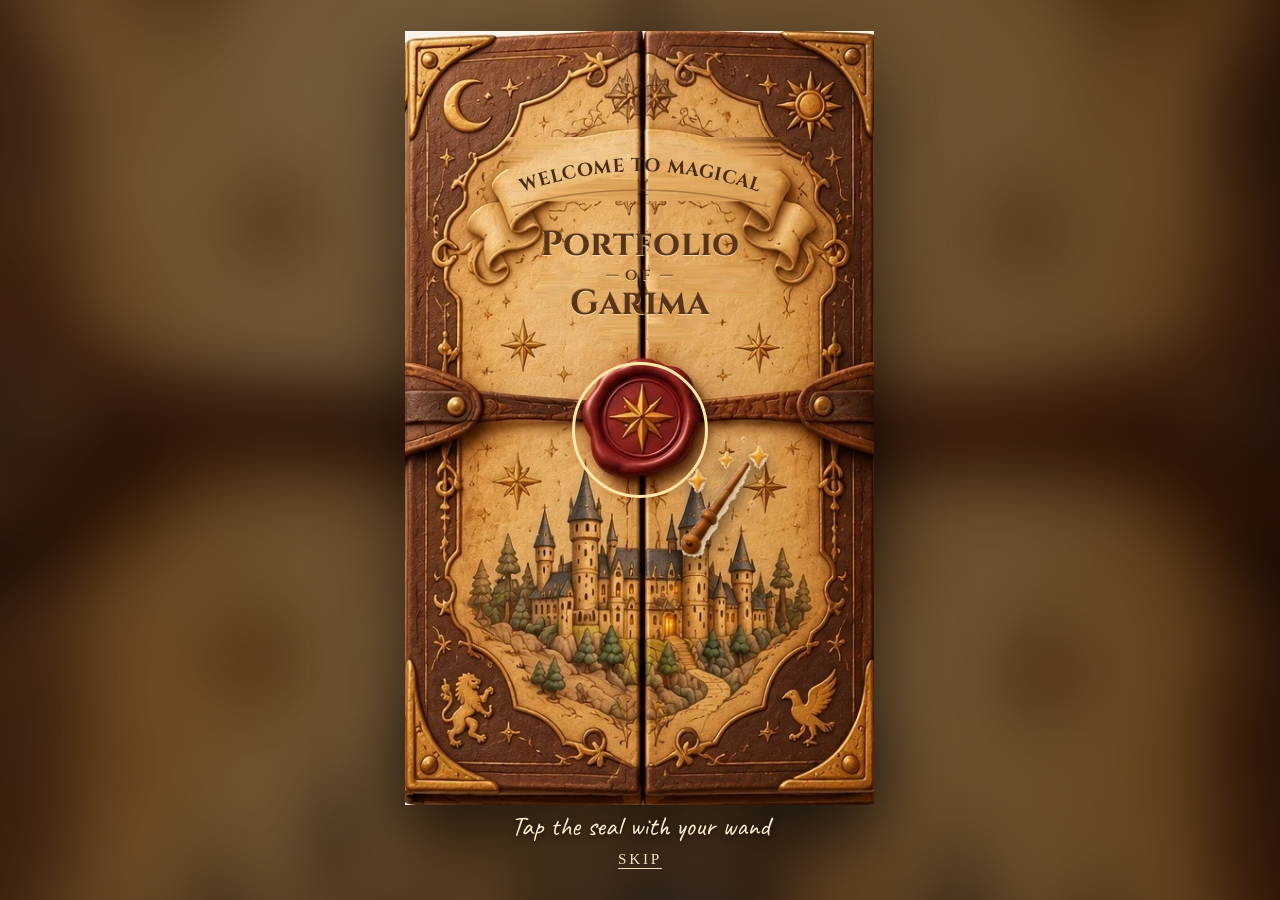
<file: index.html>
<!doctype html>
<html lang="en">
<head>
<meta charset="utf-8">
<meta name="viewport" content="width=device-width,initial-scale=1">
<title>Portfolio of Garima Sahani</title>
<meta name="description" content="Garima Sahani, product marketer and growth strategist. Product-led growth campaigns and GTM that own the full funnel, told as a magical map.">
<meta property="og:title" content="Portfolio of Garima Sahani">
<meta property="og:description" content="Products, brought to life. Users, enchanted to stay.">
<meta property="og:image" content="public/assets/map/els/greathall.png">
<link rel="icon" href="public/assets/icons/wand.png">
<script>try{if(localStorage.getItem('ma-theme')==='night')document.documentElement.setAttribute('data-theme','night');if(!sessionStorage.getItem('ma-entered'))document.documentElement.classList.add('door-on')}catch(e){}
// if the scripts never run, don't leave the cover stuck over the map
setTimeout(function(){if(!window.MA)document.documentElement.classList.remove('door-on')},5000)</script>
<link rel="preconnect" href="https://fonts.googleapis.com"><link rel="preconnect" href="https://fonts.gstatic.com" crossorigin>
<link rel="stylesheet" href="https://fonts.googleapis.com/css2?family=Caveat:wght@400;600&family=Hanken+Grotesk:wght@400;500;600;700&family=Cinzel:wght@600;700&family=Cinzel+Decorative:wght@700&family=Cormorant+Garamond:ital,wght@0,500;0,600;0,700;1,500&family=IM+Fell+English&display=swap">
<link rel="stylesheet" href="assets/css/academy.css?v=83"><link rel="stylesheet" href="assets/css/landing.css?v=83">
<script src="assets/js/core.js?v=83" defer></script><script src="assets/js/landing.js?v=83" defer></script>
</head>
<body data-page="home">
<header class="nav" id="top">
  <div class="wrap">
    <ul class="links" id="links"><li><a href="index.html" aria-current="page">Home</a></li><li><a href="about.html">About</a></li><li><a href="experience.html">Experience</a></li><li><a href="skills.html">Skills</a></li><li><a href="projects.html">Projects</a></li><li><a href="spec-lab.html">Spec Lab</a></li><li><a href="common-room.html">Common Room</a></li><li><a href="contact.html">Contact</a></li></ul>
    <button class="navbtn" id="searchBtn" type="button" aria-label="Accio: search the site (press /)"><img src="public/assets/ornaments/search.png" alt=""></button>
    <button class="navbtn" id="themeBtn" type="button" aria-pressed="false" aria-label="Nox: darken the room, light it with your wand"><img src="public/assets/icons/moon.png" alt=""></button>
    <button class="navbtn" id="menuBtn" type="button" aria-expanded="false" aria-controls="links" aria-label="Menu"><img src="public/assets/ornaments/menu.png" alt=""></button>
  </div>
</header>

<!-- The whole landing page is the opened map: every place on it is a room of the portfolio -->
<main id="main" class="world">
  <h1 class="sr">Portfolio of Garima Sahani</h1>
  <svg class="paths" id="paths" aria-hidden="true"></svg>
  <nav class="mapworld" id="world" aria-label="Map of the portfolio"></nav>
</main>

<!-- The cover: a leather-bound map, sealed with wax, shown once per visit -->
<div class="door" id="door" role="dialog" aria-modal="true" aria-label="Portfolio of Garima: tap the seal to open the map">
  <div class="coverfill" aria-hidden="true"></div>
  <div class="door-dust" id="doorDust" aria-hidden="true"></div>
  <div class="book" id="portal">
    <div class="half l"><div class="cv"><img src="public/assets/map/cover.jpg" alt="" width="496" height="818">
        <svg class="rib" viewBox="0 0 496 818"><path id="arcL" d="M118 172Q248 124 380 172" fill="none"/><path class="edge" d="M112 186Q248 150 386 186"/><text text-anchor="middle"><textPath href="#arcL" startOffset="50%">WELCOME TO MAGICAL</textPath></text></svg>
        <p class="ttl"><b>Portfolio</b><span>of</span><b>Garima</b></p></div></div>
    <div class="half r"><div class="cv"><img src="public/assets/map/cover.jpg" alt="" width="496" height="818">
        <svg class="rib" viewBox="0 0 496 818"><path id="arcR" d="M118 172Q248 124 380 172" fill="none"/><path class="edge" d="M112 186Q248 150 386 186"/><text text-anchor="middle"><textPath href="#arcR" startOffset="50%">WELCOME TO MAGICAL</textPath></text></svg>
        <p class="ttl"><b>Portfolio</b><span>of</span><b>Garima</b></p></div></div>
    <button class="wax" id="doorOpen" type="button" aria-label="Break the seal and open the map"></button>
    <img class="wandhint" src="public/assets/icons/wand.png" alt="" aria-hidden="true">
  </div>
  <p class="door-hint">Tap the seal with your wand</p>
  <button class="doorskip" id="doorSkip" type="button">Skip</button>
</div>

<div class="accio" id="accio" role="dialog" aria-modal="true" aria-labelledby="accioL">
  <div class="box"><label id="accioL" for="accioQ">Accio…</label><input id="accioQ" type="search" placeholder="a project, a brand, a skill" autocomplete="off"><ul id="accioOut"></ul></div>
</div>
</body>
</html>
</file>
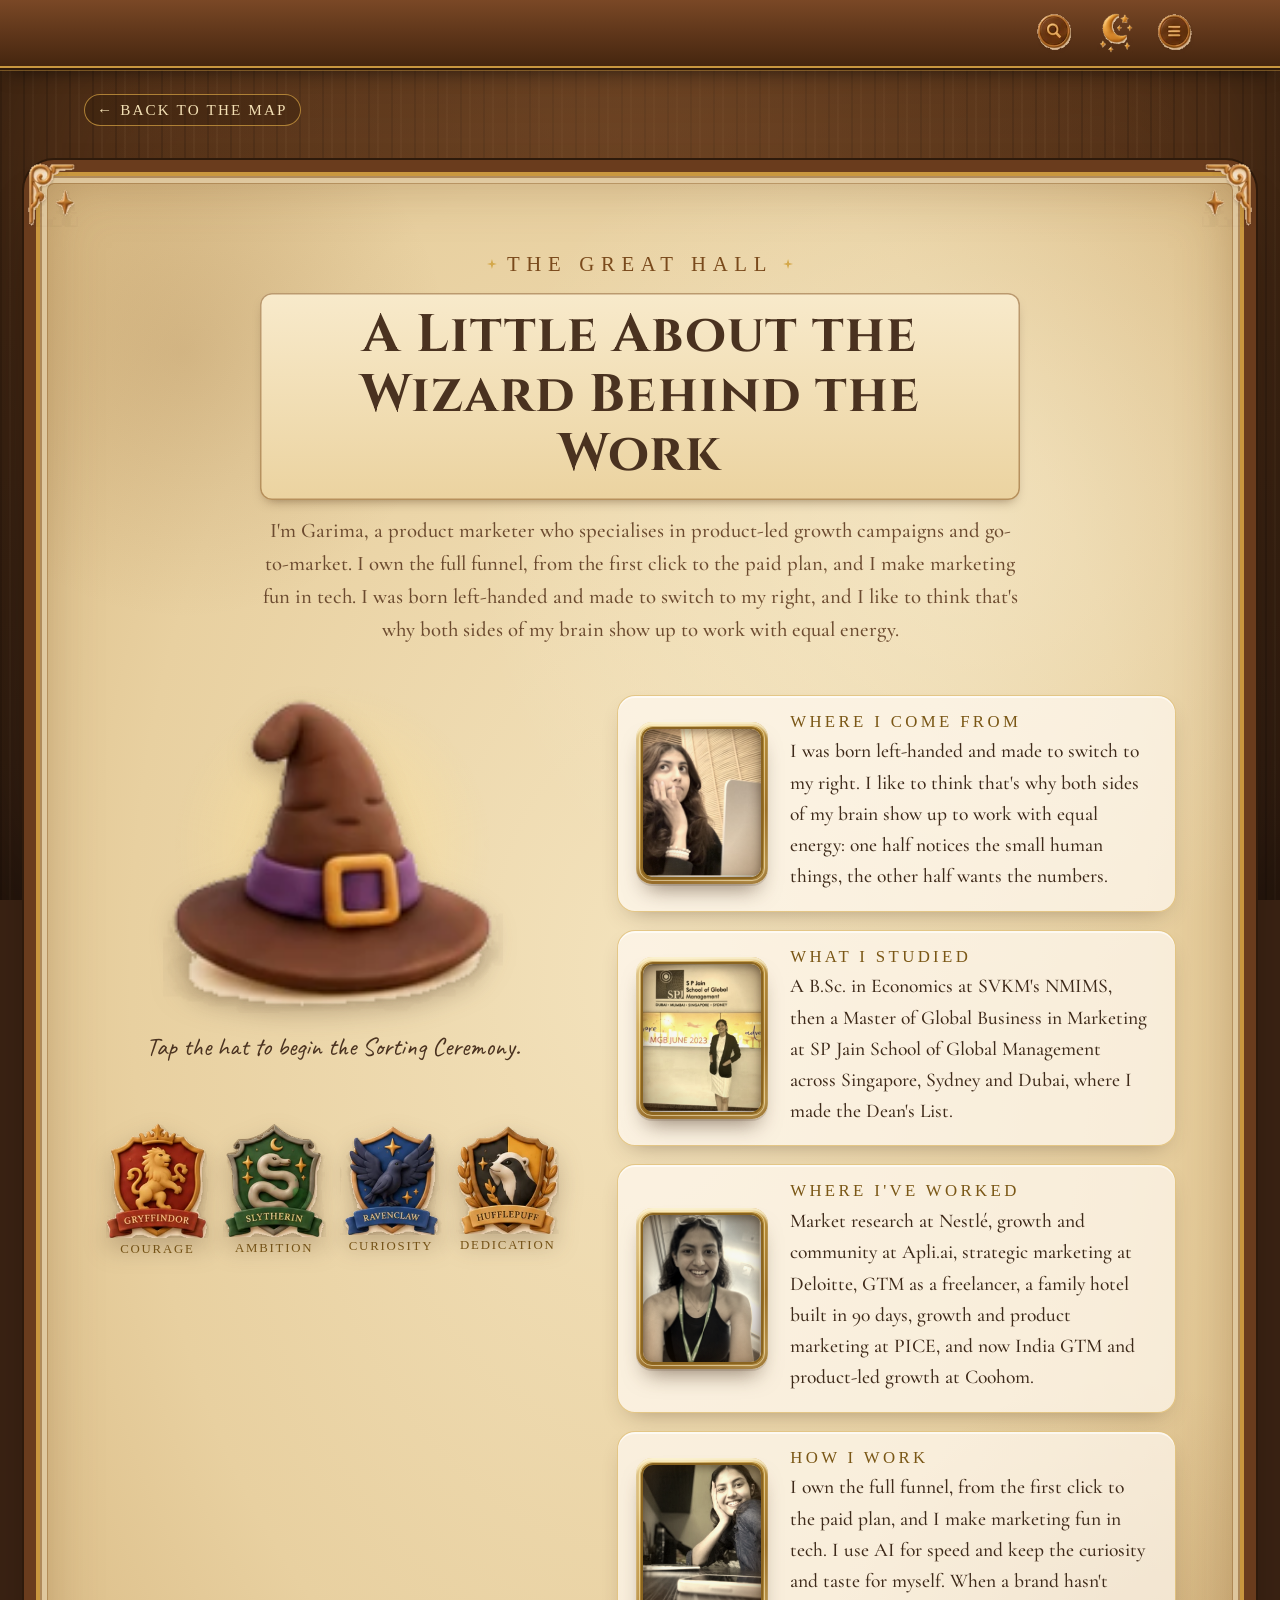
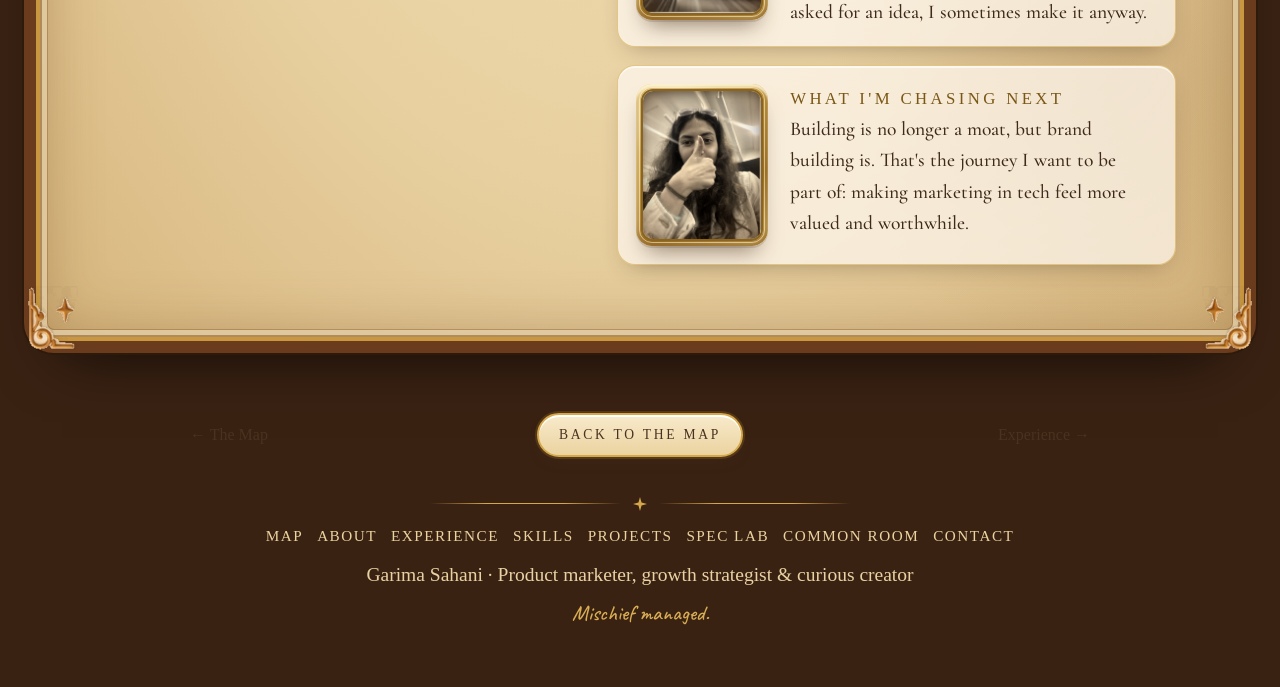
<file: about.html>
<!doctype html>
<html lang="en">
<head>
<meta charset="utf-8">
<meta name="viewport" content="width=device-width,initial-scale=1">
<title>About · Garima Sahani</title>
<meta name="description" content="Who Garima Sahani is, how she got sorted and the story so far.">
<meta property="og:title" content="About · Garima Sahani">
<meta property="og:description" content="Products, brought to life. Users, enchanted to stay.">
<meta property="og:image" content="public/assets/icons/castle.png">
<link rel="icon" href="public/assets/icons/wand.png">
<script>try{if(localStorage.getItem('ma-theme')==='night')document.documentElement.setAttribute('data-theme','night')}catch(e){}</script>
<link rel="preconnect" href="https://fonts.googleapis.com"><link rel="preconnect" href="https://fonts.gstatic.com" crossorigin>
<link rel="stylesheet" href="https://fonts.googleapis.com/css2?family=Caveat:wght@400;600&family=Hanken+Grotesk:wght@400;500;600;700&family=Cinzel:wght@600;700&family=Cinzel+Decorative:wght@700&family=Cormorant+Garamond:ital,wght@0,500;0,600;0,700;1,500&family=IM+Fell+English&display=swap">
<link rel="stylesheet" href="assets/css/academy.css?v=83"><link rel="stylesheet" href="assets/css/sections.css?v=83"><link rel="stylesheet" href="assets/css/speclab.css?v=83">
<script src="assets/js/core.js?v=83" defer></script><script src="assets/js/home.js?v=83" defer></script>
</head>
<body data-page="about">
<a class="skip" href="#main">Skip to content</a>
<header class="nav" id="top">
  <div class="wrap">
    <a class="brand" href="index.html" aria-label="Garima Sahani, home"><img src="public/assets/icons/wand.png" alt=""><span>Garima Sahani</span></a>
    <ul class="links" id="links"><li><a href="index.html">Home</a></li><li><a href="about.html" aria-current="page">About</a></li><li><a href="experience.html">Experience</a></li><li><a href="skills.html">Skills</a></li><li><a href="projects.html">Projects</a></li><li><a href="spec-lab.html">Spec Lab</a></li><li><a href="common-room.html">Common Room</a></li><li><a href="contact.html">Contact</a></li></ul>
    <button class="navbtn" id="searchBtn" type="button" aria-label="Accio: search the site (press /)"><img src="public/assets/ornaments/search.png" alt=""></button>
    <button class="navbtn" id="themeBtn" type="button" aria-pressed="false" aria-label="Nox: darken the room, light it with your wand"><img src="public/assets/icons/moon.png" alt=""></button>
    <button class="navbtn" id="menuBtn" type="button" aria-expanded="false" aria-controls="links" aria-label="Menu"><img src="public/assets/ornaments/menu.png" alt=""></button>
  </div>
</header>

<main id="main">
  <div class="wrap roomtop"><a class="backmap" href="index.html"><span aria-hidden="true">←</span> Back to the map</a></div>
  <section id="about" aria-labelledby="aboutTitle">
    <div class="wrap">
      <header class="shead">
        <p class="label"><span class="star"></span>The Great Hall<span class="star"></span></p>
        <h2 id="aboutTitle">A Little About the Wizard Behind the Work</h2>
        <p id="aboutIntro"></p>
      </header>
      <div class="sorting">
        <div class="hatbox">
          <button class="hatbtn" id="hat" type="button" aria-describedby="hatSay"><span class="halo" aria-hidden="true"></span><img class="clay" src="public/assets/icons/hat.png" alt="The Sorting Hat. Press to begin the Sorting Ceremony"></button>
          <p class="hatsay" id="hatSay" aria-live="polite">Tap the hat to begin the Sorting Ceremony.</p>
          <div class="houses" id="houses" role="group" aria-label="The four houses"></div>
          <div class="verdict" id="verdict" aria-live="polite" hidden></div>
        </div>
        <div class="story" id="story"></div>
      </div>
    </div>
  </section>
  <div class="wrap"><nav class="pager roompager" aria-label="Next room"><a href="index.html">← The Map</a><a class="btn ghost" href="index.html">Back to the map</a><a href="experience.html">Experience →</a></nav></div>
</main>

<footer class="foot">
  <div class="orn" aria-hidden="true"><span class="star"></span></div>
  <nav class="footnav" aria-label="All rooms"><a href="index.html">Map</a><a href="about.html">About</a><a href="experience.html">Experience</a><a href="skills.html">Skills</a><a href="projects.html">Projects</a><a href="spec-lab.html">Spec Lab</a><a href="common-room.html">Common Room</a><a href="contact.html">Contact</a></nav>
  <p>Garima Sahani · Product marketer, growth strategist &amp; curious creator</p>
  <p>Mischief managed.</p>
</footer>

<div class="accio" id="accio" role="dialog" aria-modal="true" aria-labelledby="accioL">
  <div class="box"><label id="accioL" for="accioQ">Accio…</label><input id="accioQ" type="search" placeholder="a project, a brand, a skill" autocomplete="off"><ul id="accioOut"></ul></div>
</div>
</body>
</html>
</file>
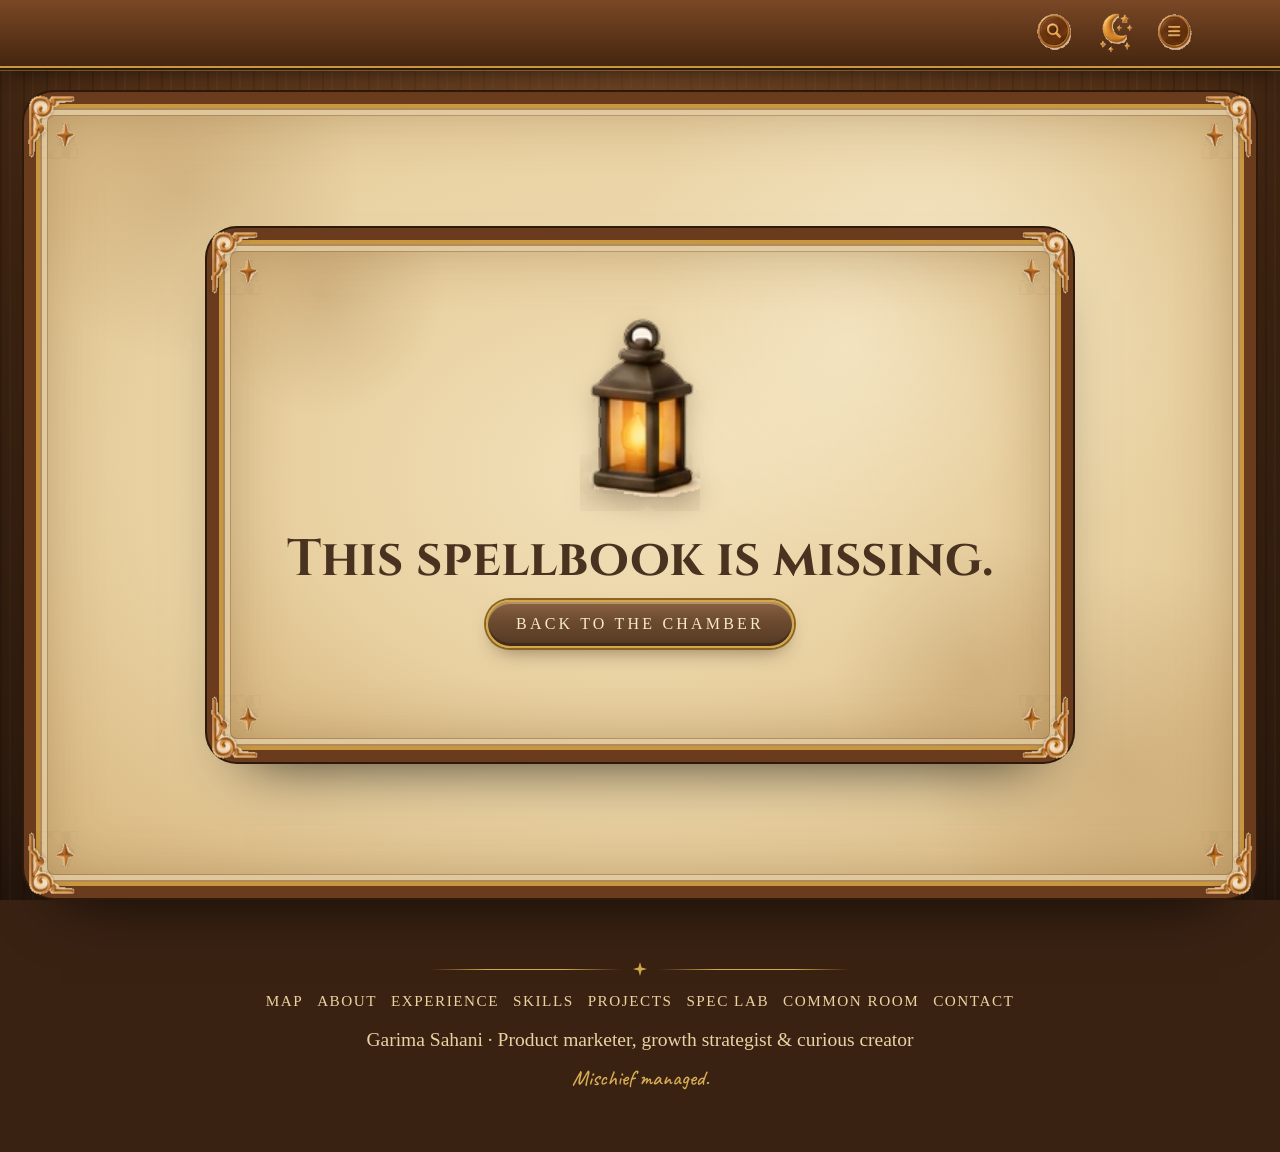
<file: case.html>
<!doctype html>
<html lang="en">
<head>
<meta charset="utf-8">
<meta name="viewport" content="width=device-width,initial-scale=1">
<title>Case study · Garima Sahani</title>
<meta name="description" content="A project from Garima Sahani's portfolio.">
<meta property="og:title" content="Case study · Garima Sahani">
<meta property="og:description" content="Products, brought to life. Users, enchanted to stay.">
<meta property="og:image" content="public/assets/icons/castle.png">
<link rel="icon" href="public/assets/icons/wand.png">
<script>try{if(localStorage.getItem('ma-theme')==='night')document.documentElement.setAttribute('data-theme','night')}catch(e){}</script>
<link rel="preconnect" href="https://fonts.googleapis.com"><link rel="preconnect" href="https://fonts.gstatic.com" crossorigin>
<link rel="stylesheet" href="https://fonts.googleapis.com/css2?family=Caveat:wght@400;600&family=Hanken+Grotesk:wght@400;500;600;700&family=Cinzel:wght@600;700&family=Cinzel+Decorative:wght@700&family=Cormorant+Garamond:ital,wght@0,500;0,600;0,700;1,500&family=IM+Fell+English&display=swap">
<link rel="stylesheet" href="assets/css/academy.css?v=83"><link rel="stylesheet" href="assets/css/sections.css?v=83">
<script src="assets/js/core.js?v=83" defer></script><script src="assets/js/case.js?v=83" defer></script>
</head>
<body data-page="case">
<a class="skip" href="#main">Skip to content</a>
<header class="nav" id="top">
  <div class="wrap">
    <a class="brand" href="index.html" aria-label="Garima Sahani, home"><img src="public/assets/icons/wand.png" alt=""><span>Garima Sahani</span></a>
    <ul class="links" id="links"><li><a href="index.html">Home</a></li><li><a href="about.html">About</a></li><li><a href="experience.html">Experience</a></li><li><a href="skills.html">Skills</a></li><li><a href="projects.html" aria-current="page">Projects</a></li><li><a href="spec-lab.html">Spec Lab</a></li><li><a href="common-room.html">Common Room</a></li><li><a href="contact.html">Contact</a></li></ul>
    <button class="navbtn" id="searchBtn" type="button" aria-label="Accio: search the site (press /)"><img src="public/assets/ornaments/search.png" alt=""></button>
    <button class="navbtn" id="themeBtn" type="button" aria-pressed="false" aria-label="Nox: darken the room, light it with your wand"><img src="public/assets/icons/moon.png" alt=""></button>
    <button class="navbtn" id="menuBtn" type="button" aria-expanded="false" aria-controls="links" aria-label="Menu"><img src="public/assets/ornaments/menu.png" alt=""></button>
  </div>
</header>

<main id="main"><div class="wrap"><div id="case"></div></div></main>
<footer class="foot">
  <div class="orn" aria-hidden="true"><span class="star"></span></div>
  <nav class="footnav" aria-label="All rooms"><a href="index.html">Map</a><a href="about.html">About</a><a href="experience.html">Experience</a><a href="skills.html">Skills</a><a href="projects.html">Projects</a><a href="spec-lab.html">Spec Lab</a><a href="common-room.html">Common Room</a><a href="contact.html">Contact</a></nav>
  <p>Garima Sahani · Product marketer, growth strategist &amp; curious creator</p>
  <p>Mischief managed.</p>
</footer>

<div class="accio" id="accio" role="dialog" aria-modal="true" aria-labelledby="accioL">
  <div class="box"><label id="accioL" for="accioQ">Accio…</label><input id="accioQ" type="search" placeholder="a project, a brand, a skill" autocomplete="off"><ul id="accioOut"></ul></div>
</div>
</body>
</html>
</file>
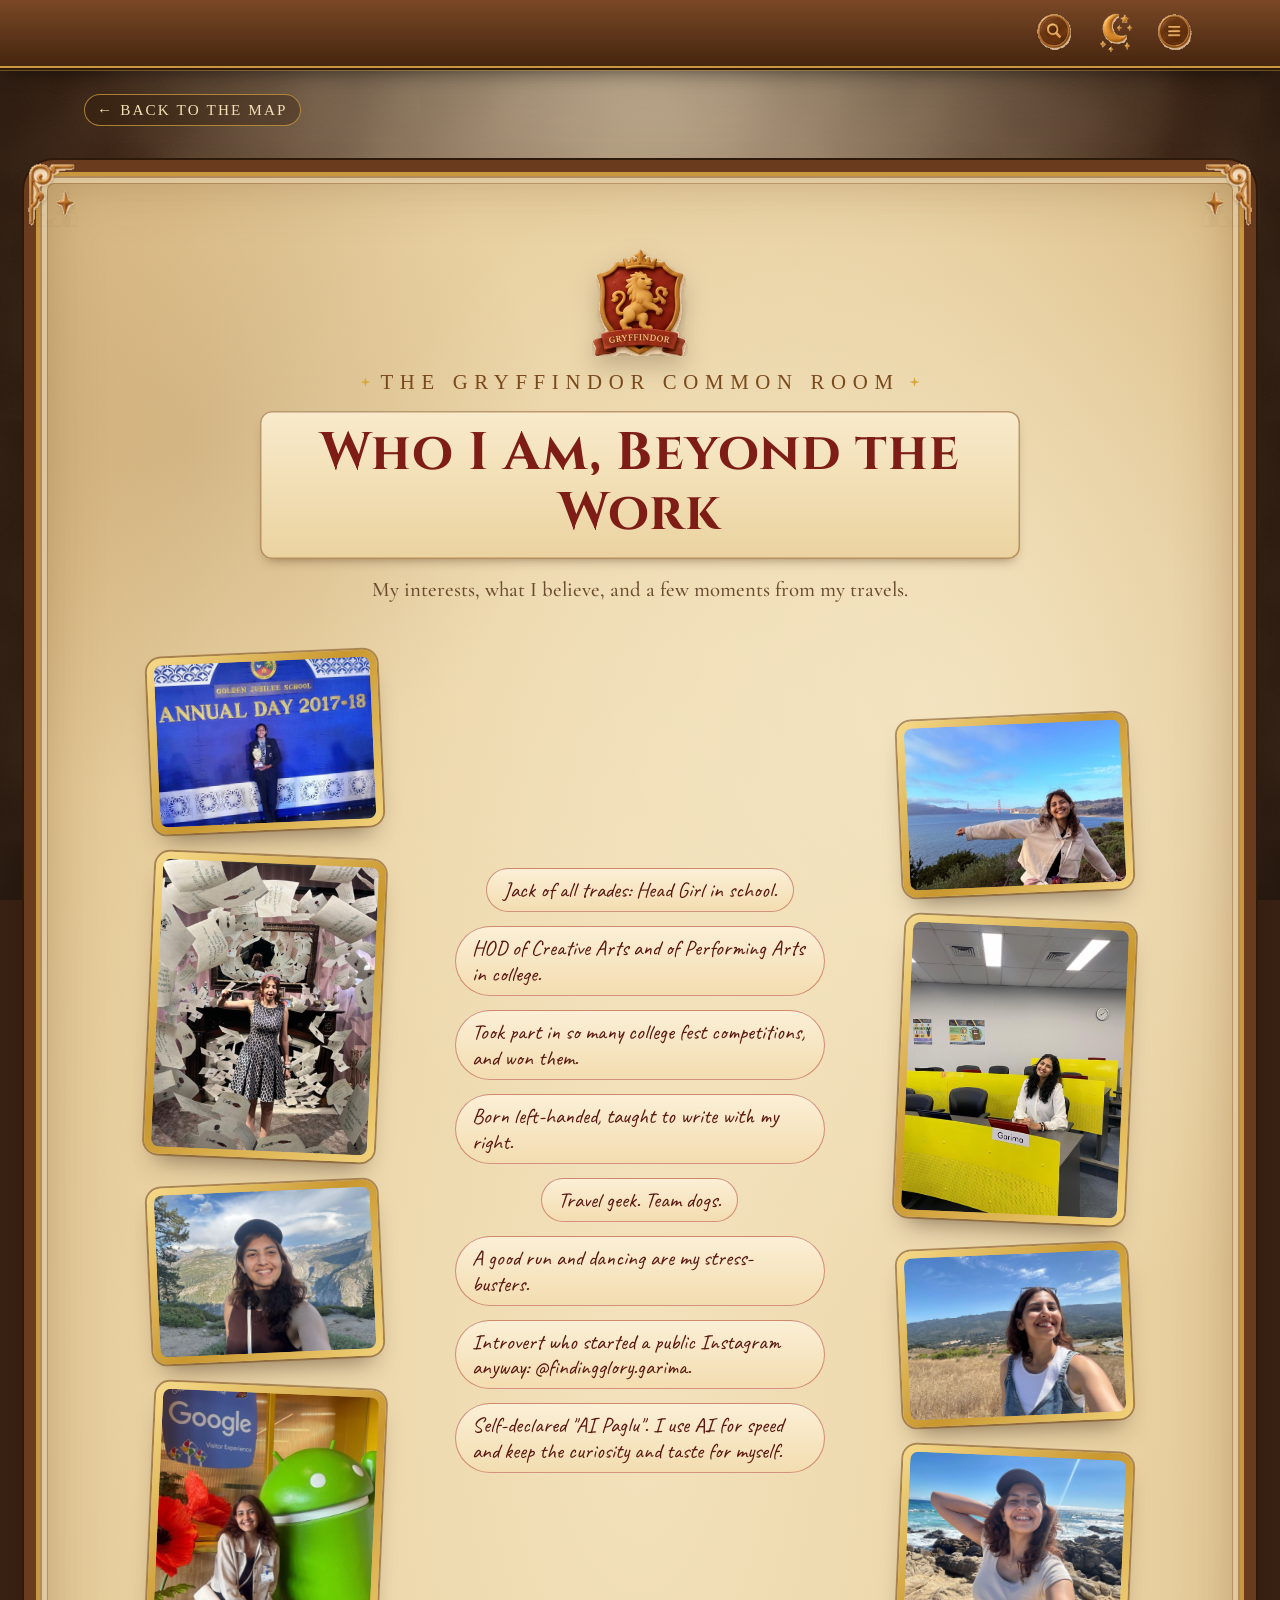
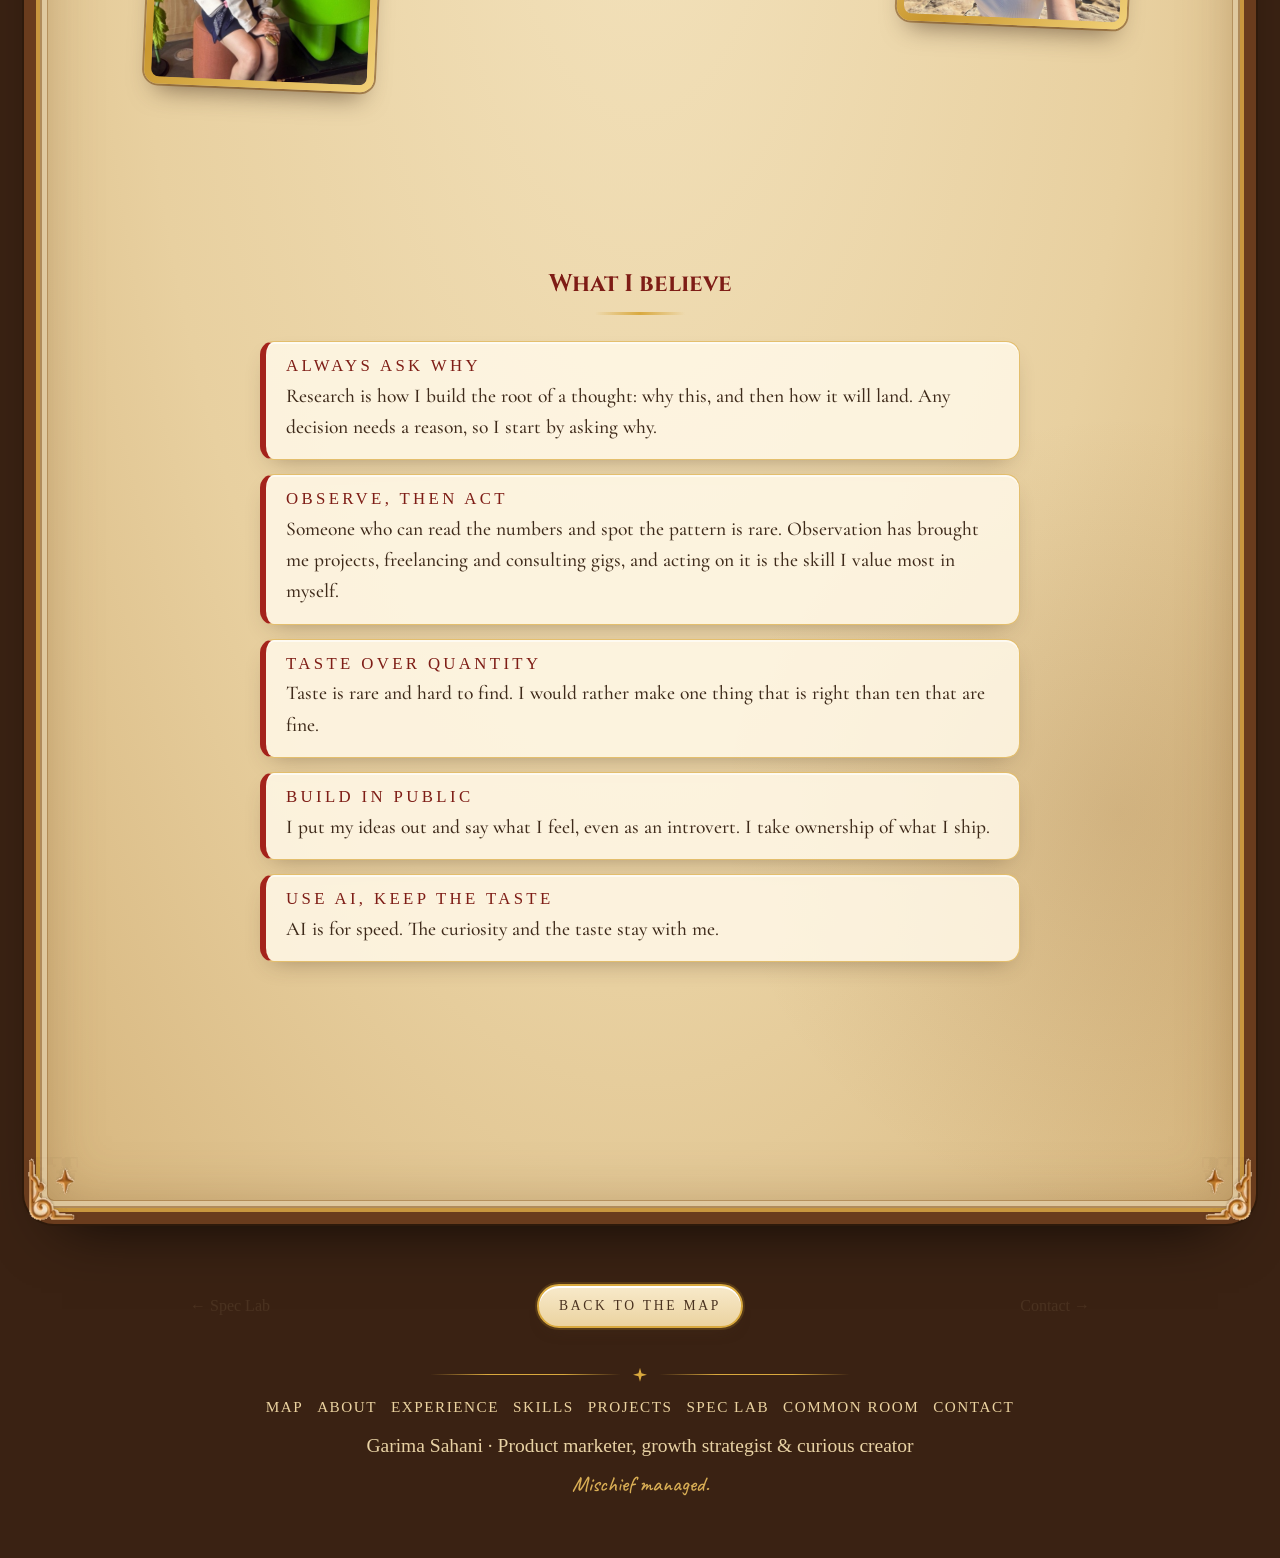
<file: common-room.html>
<!doctype html>
<html lang="en">
<head>
<meta charset="utf-8">
<meta name="viewport" content="width=device-width,initial-scale=1">
<title>Common Room · Garima Sahani</title>
<meta name="description" content="Interests, beliefs and the person behind the work.">
<meta property="og:title" content="Common Room · Garima Sahani">
<meta property="og:description" content="Products, brought to life. Users, enchanted to stay.">
<meta property="og:image" content="public/assets/icons/castle.png">
<link rel="icon" href="public/assets/icons/wand.png">
<script>try{if(localStorage.getItem('ma-theme')==='night')document.documentElement.setAttribute('data-theme','night')}catch(e){}</script>
<link rel="preconnect" href="https://fonts.googleapis.com"><link rel="preconnect" href="https://fonts.gstatic.com" crossorigin>
<link rel="stylesheet" href="https://fonts.googleapis.com/css2?family=Caveat:wght@400;600&family=Hanken+Grotesk:wght@400;500;600;700&family=Cinzel:wght@600;700&family=Cinzel+Decorative:wght@700&family=Cormorant+Garamond:ital,wght@0,500;0,600;0,700;1,500&family=IM+Fell+English&display=swap">
<link rel="stylesheet" href="assets/css/academy.css?v=83"><link rel="stylesheet" href="assets/css/sections.css?v=83"><link rel="stylesheet" href="assets/css/speclab.css?v=83">
<script src="assets/js/core.js?v=83" defer></script><script src="assets/js/home.js?v=83" defer></script>
</head>
<body data-page="common">
<a class="skip" href="#main">Skip to content</a>
<header class="nav" id="top">
  <div class="wrap">
    <a class="brand" href="index.html" aria-label="Garima Sahani, home"><img src="public/assets/icons/wand.png" alt=""><span>Garima Sahani</span></a>
    <ul class="links" id="links"><li><a href="index.html">Home</a></li><li><a href="about.html">About</a></li><li><a href="experience.html">Experience</a></li><li><a href="skills.html">Skills</a></li><li><a href="projects.html">Projects</a></li><li><a href="spec-lab.html">Spec Lab</a></li><li><a href="common-room.html">Common Room</a></li><li><a href="contact.html">Contact</a></li></ul>
    <button class="navbtn" id="searchBtn" type="button" aria-label="Accio: search the site (press /)"><img src="public/assets/ornaments/search.png" alt=""></button>
    <button class="navbtn" id="themeBtn" type="button" aria-pressed="false" aria-label="Nox: darken the room, light it with your wand"><img src="public/assets/icons/moon.png" alt=""></button>
    <button class="navbtn" id="menuBtn" type="button" aria-expanded="false" aria-controls="links" aria-label="Menu"><img src="public/assets/ornaments/menu.png" alt=""></button>
  </div>
</header>

<main id="main">
  <div class="wrap roomtop"><a class="backmap" href="index.html"><span aria-hidden="true">←</span> Back to the map</a></div>
  <section id="common" aria-labelledby="commonTitle">
    <div class="wrap">
      <header class="shead crhead">
        <img class="crest" src="public/assets/crests/gryffindor.png" alt="Gryffindor crest">
        <p class="label"><span class="star"></span>The Gryffindor Common Room<span class="star"></span></p>
        <h2 id="commonTitle">Who I Am, Beyond the Work</h2>
        <p>My interests, what I believe, and a few moments from my travels.</p>
      </header>
      <div class="floatstage">
        <div class="fcol"><figure class="flo l" style="--d:1.4s"><img src="public/assets/photos/cr-school.jpg" alt="Garima in her school uniform holding a trophy at the Annual Day" loading="lazy"></figure><figure class="flo p" style="--d:0s"><img src="public/assets/photos/cr-letters.jpg" alt="Garima with a wand among flying Hogwarts letters" loading="lazy"></figure><figure class="flo l" style="--d:1.2s"><img src="public/assets/photos/cr-yosemite.jpg" alt="Garima in a cap with mountains behind her" loading="lazy"></figure><figure class="flo p" style="--d:2.1s"><img src="public/assets/photos/cr-google.jpg" alt="Garima beside the Android statue at Google" loading="lazy"></figure></div>
        <ul class="facts" id="facts"></ul>
        <div class="fcol"><figure class="flo l" style="--d:0.6s"><img src="public/assets/photos/cr-bridge.jpg" alt="Garima by the bay with the Golden Gate Bridge behind" loading="lazy"></figure><figure class="flo p" style="--d:1.7s"><img src="public/assets/photos/cr-classroom.jpg" alt="Garima smiling at her classroom desk" loading="lazy"></figure><figure class="flo l" style="--d:2.6s"><img src="public/assets/photos/cr-hills.jpg" alt="Garima smiling in a golden field" loading="lazy"></figure><figure class="flo l" style="--d:0.9s"><img src="public/assets/photos/cr-coast.jpg" alt="Garima in a cap on a rocky coast" loading="lazy"></figure></div>
      </div>

      <section class="crsec" aria-labelledby="crBelief">
        <h3 class="crh" id="crBelief">What I believe</h3>
        <ul class="beliefs"><li><h3>Always ask why</h3><p>Research is how I build the root of a thought: why this, and then how it will land. Any decision needs a reason, so I start by asking why.</p></li><li><h3>Observe, then act</h3><p>Someone who can read the numbers and spot the pattern is rare. Observation has brought me projects, freelancing and consulting gigs, and acting on it is the skill I value most in myself.</p></li><li><h3>Taste over quantity</h3><p>Taste is rare and hard to find. I would rather make one thing that is right than ten that are fine.</p></li><li><h3>Build in public</h3><p>I put my ideas out and say what I feel, even as an introvert. I take ownership of what I ship.</p></li><li><h3>Use AI, keep the taste</h3><p>AI is for speed. The curiosity and the taste stay with me.</p></li></ul>
      </section>
    </div>
  </section>
  <div class="wrap"><nav class="pager roompager" aria-label="Next room"><a href="spec-lab.html">← Spec Lab</a><a class="btn ghost" href="index.html">Back to the map</a><a href="contact.html">Contact →</a></nav></div>
</main>

<footer class="foot">
  <div class="orn" aria-hidden="true"><span class="star"></span></div>
  <nav class="footnav" aria-label="All rooms"><a href="index.html">Map</a><a href="about.html">About</a><a href="experience.html">Experience</a><a href="skills.html">Skills</a><a href="projects.html">Projects</a><a href="spec-lab.html">Spec Lab</a><a href="common-room.html">Common Room</a><a href="contact.html">Contact</a></nav>
  <p>Garima Sahani · Product marketer, growth strategist &amp; curious creator</p>
  <p>Mischief managed.</p>
</footer>

<div class="accio" id="accio" role="dialog" aria-modal="true" aria-labelledby="accioL">
  <div class="box"><label id="accioL" for="accioQ">Accio…</label><input id="accioQ" type="search" placeholder="a project, a brand, a skill" autocomplete="off"><ul id="accioOut"></ul></div>
</div>
</body>
</html>
</file>
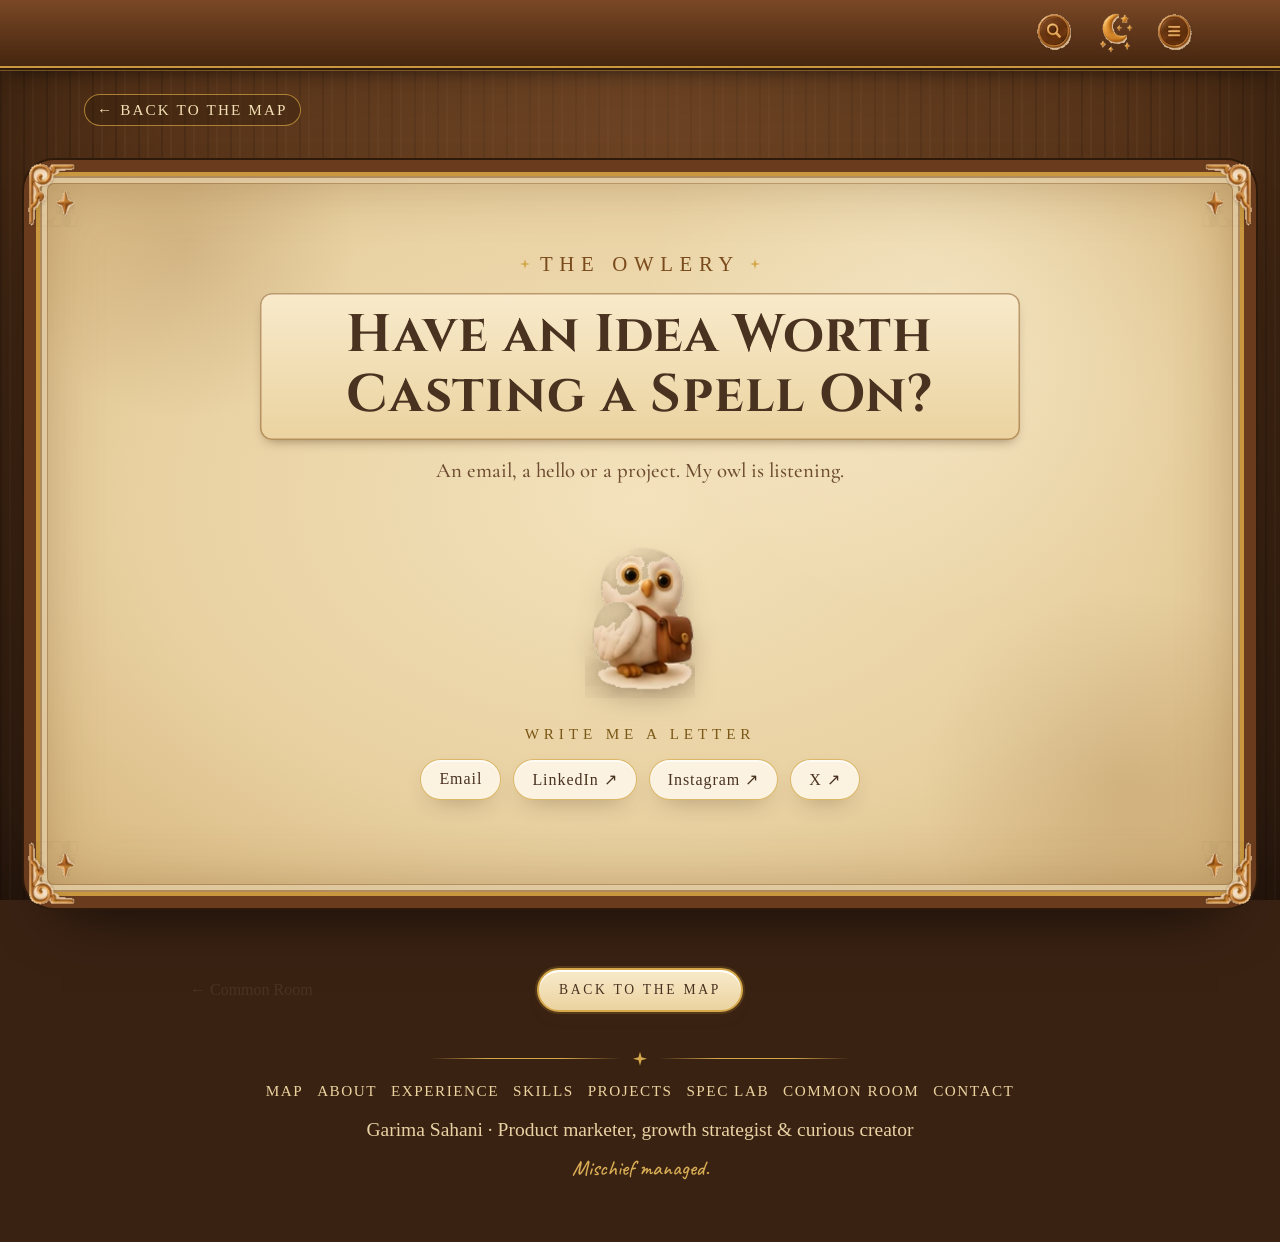
<file: contact.html>
<!doctype html>
<html lang="en">
<head>
<meta charset="utf-8">
<meta name="viewport" content="width=device-width,initial-scale=1">
<title>Contact · Garima Sahani</title>
<meta name="description" content="Send Garima Sahani an owl.">
<meta property="og:title" content="Contact · Garima Sahani">
<meta property="og:description" content="Products, brought to life. Users, enchanted to stay.">
<meta property="og:image" content="public/assets/icons/castle.png">
<link rel="icon" href="public/assets/icons/wand.png">
<script>try{if(localStorage.getItem('ma-theme')==='night')document.documentElement.setAttribute('data-theme','night')}catch(e){}</script>
<link rel="preconnect" href="https://fonts.googleapis.com"><link rel="preconnect" href="https://fonts.gstatic.com" crossorigin>
<link rel="stylesheet" href="https://fonts.googleapis.com/css2?family=Caveat:wght@400;600&family=Hanken+Grotesk:wght@400;500;600;700&family=Cinzel:wght@600;700&family=Cinzel+Decorative:wght@700&family=Cormorant+Garamond:ital,wght@0,500;0,600;0,700;1,500&family=IM+Fell+English&display=swap">
<link rel="stylesheet" href="assets/css/academy.css?v=83"><link rel="stylesheet" href="assets/css/sections.css?v=83"><link rel="stylesheet" href="assets/css/speclab.css?v=83">
<script src="assets/js/core.js?v=83" defer></script><script src="assets/js/home.js?v=83" defer></script>
</head>
<body data-page="contact">
<a class="skip" href="#main">Skip to content</a>
<header class="nav" id="top">
  <div class="wrap">
    <a class="brand" href="index.html" aria-label="Garima Sahani, home"><img src="public/assets/icons/wand.png" alt=""><span>Garima Sahani</span></a>
    <ul class="links" id="links"><li><a href="index.html">Home</a></li><li><a href="about.html">About</a></li><li><a href="experience.html">Experience</a></li><li><a href="skills.html">Skills</a></li><li><a href="projects.html">Projects</a></li><li><a href="spec-lab.html">Spec Lab</a></li><li><a href="common-room.html">Common Room</a></li><li><a href="contact.html" aria-current="page">Contact</a></li></ul>
    <button class="navbtn" id="searchBtn" type="button" aria-label="Accio: search the site (press /)"><img src="public/assets/ornaments/search.png" alt=""></button>
    <button class="navbtn" id="themeBtn" type="button" aria-pressed="false" aria-label="Nox: darken the room, light it with your wand"><img src="public/assets/icons/moon.png" alt=""></button>
    <button class="navbtn" id="menuBtn" type="button" aria-expanded="false" aria-controls="links" aria-label="Menu"><img src="public/assets/ornaments/menu.png" alt=""></button>
  </div>
</header>

<main id="main">
  <div class="wrap roomtop"><a class="backmap" href="index.html"><span aria-hidden="true">←</span> Back to the map</a></div>
  <section id="contact" aria-labelledby="contactTitle">
    <div class="wrap">
      <header class="shead">
        <p class="label"><span class="star"></span>The Owlery<span class="star"></span></p>
        <h2 id="contactTitle">Have an Idea Worth Casting a Spell On?</h2>
        <p>An email, a hello or a project. My owl is listening.</p>
      </header>
      <div class="reach">
        <img class="clay" src="public/assets/icons/owl.png" alt="" width="110">
        <p class="label">Write me a letter</p>
        <div class="socials">
          <a href="mailto:work.garimasahani@gmail.com">Email</a>
          <a href="https://www.linkedin.com/in/garima-sahani21/" target="_blank" rel="noopener">LinkedIn ↗</a>
          <a href="https://www.instagram.com/findingglory.garima/" target="_blank" rel="noopener">Instagram ↗</a>
          <a href="https://x.com/garryywho" target="_blank" rel="noopener">X ↗</a>
        </div>
      </div>
    </div>
  </section>
  <div class="wrap"><nav class="pager roompager" aria-label="Next room"><a href="common-room.html">← Common Room</a><a class="btn ghost" href="index.html">Back to the map</a><span></span></nav></div>
</main>

<footer class="foot">
  <div class="orn" aria-hidden="true"><span class="star"></span></div>
  <nav class="footnav" aria-label="All rooms"><a href="index.html">Map</a><a href="about.html">About</a><a href="experience.html">Experience</a><a href="skills.html">Skills</a><a href="projects.html">Projects</a><a href="spec-lab.html">Spec Lab</a><a href="common-room.html">Common Room</a><a href="contact.html">Contact</a></nav>
  <p>Garima Sahani · Product marketer, growth strategist &amp; curious creator</p>
  <p>Mischief managed.</p>
</footer>

<div class="accio" id="accio" role="dialog" aria-modal="true" aria-labelledby="accioL">
  <div class="box"><label id="accioL" for="accioQ">Accio…</label><input id="accioQ" type="search" placeholder="a project, a brand, a skill" autocomplete="off"><ul id="accioOut"></ul></div>
</div>
</body>
</html>
</file>
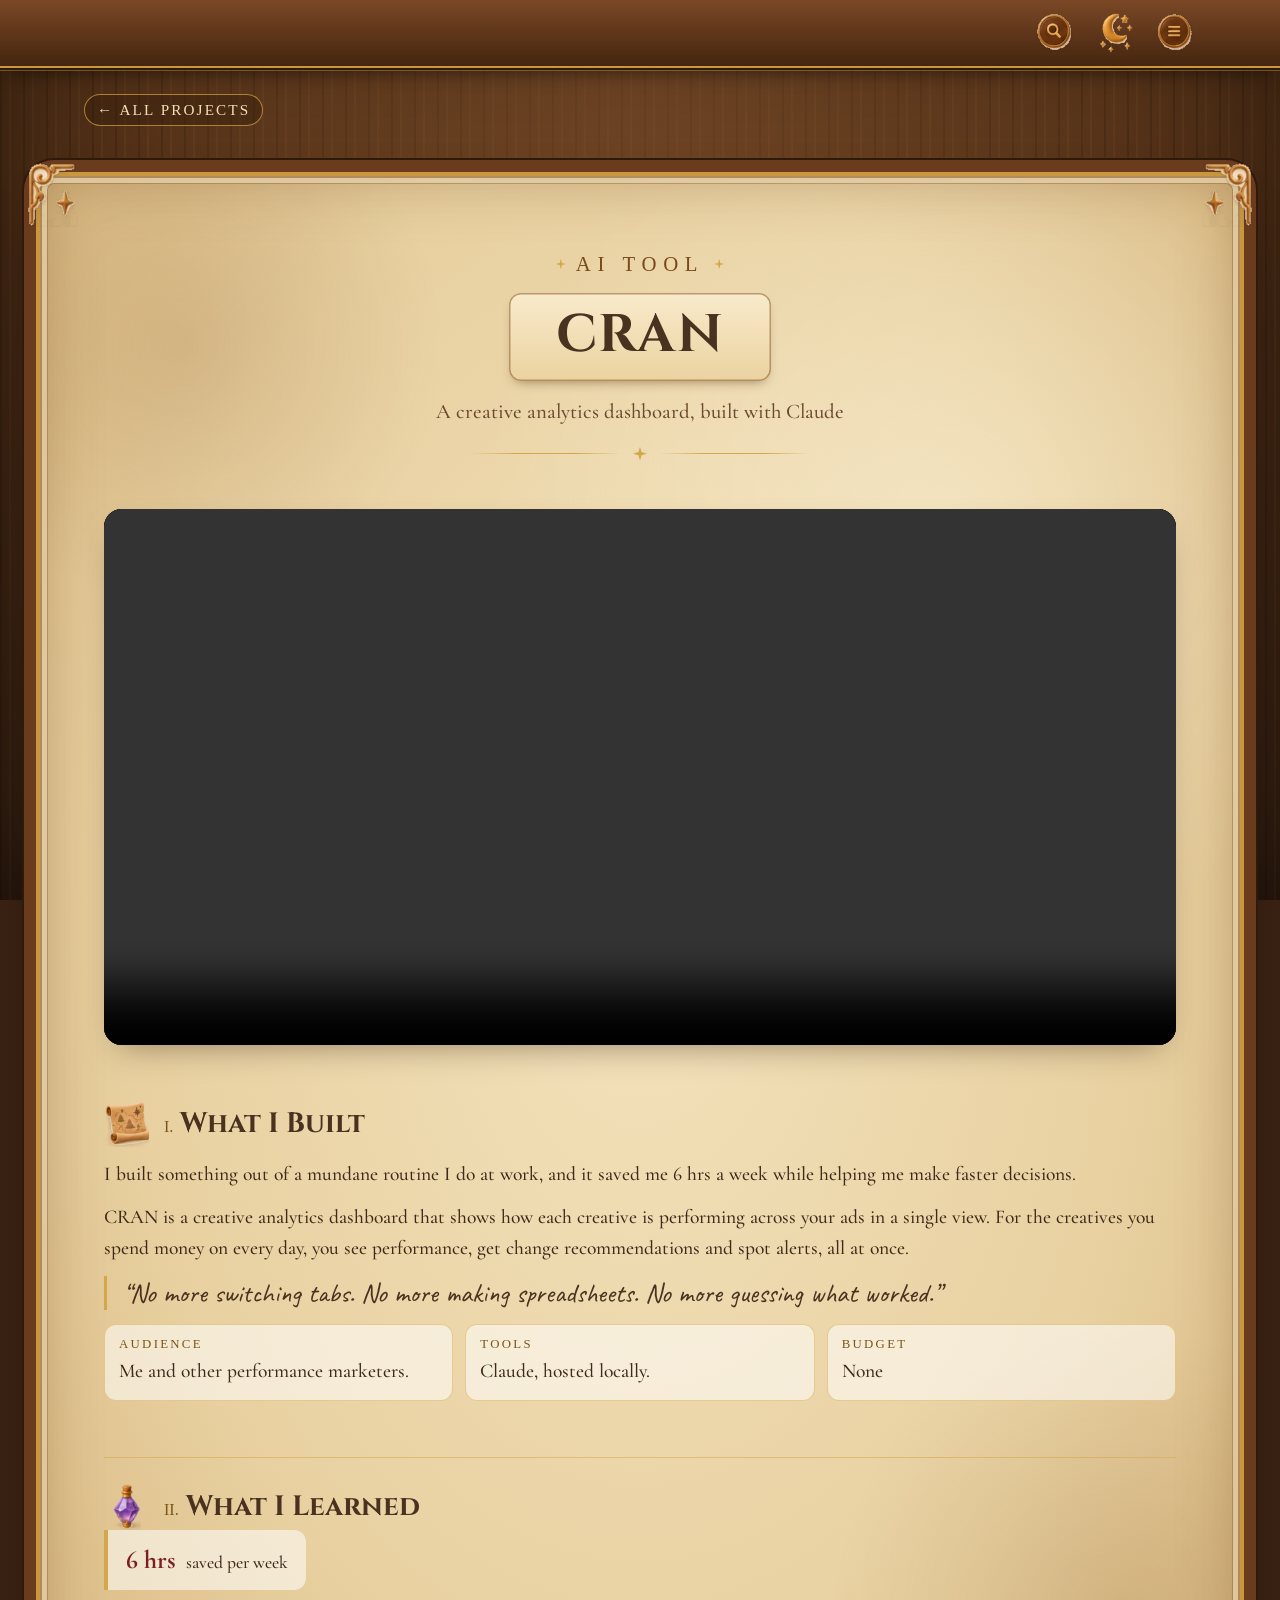
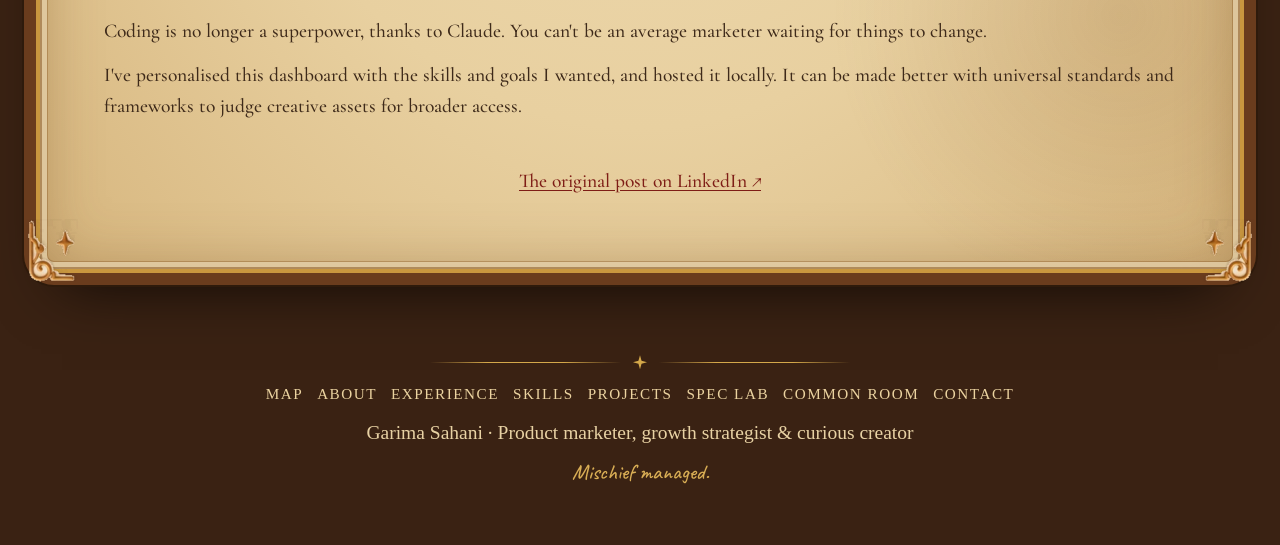
<file: cran.html>
<!doctype html>
<html lang="en">
<head>
<meta charset="utf-8">
<meta name="viewport" content="width=device-width,initial-scale=1">
<title>CRAN · Garima Sahani</title>
<meta name="description" content="CRAN, a creative analytics dashboard built with Claude.">
<meta property="og:title" content="CRAN · Garima Sahani">
<meta property="og:description" content="Products, brought to life. Users, enchanted to stay.">
<meta property="og:image" content="public/assets/icons/castle.png">
<link rel="icon" href="public/assets/icons/wand.png">
<script>try{if(localStorage.getItem('ma-theme')==='night')document.documentElement.setAttribute('data-theme','night')}catch(e){}</script>
<link rel="preconnect" href="https://fonts.googleapis.com"><link rel="preconnect" href="https://fonts.gstatic.com" crossorigin>
<link rel="stylesheet" href="https://fonts.googleapis.com/css2?family=Caveat:wght@400;600&family=Hanken+Grotesk:wght@400;500;600;700&family=Cinzel:wght@600;700&family=Cinzel+Decorative:wght@700&family=Cormorant+Garamond:ital,wght@0,500;0,600;0,700;1,500&family=IM+Fell+English&display=swap">
<link rel="stylesheet" href="assets/css/academy.css?v=83"><link rel="stylesheet" href="assets/css/sections.css?v=83"><link rel="stylesheet" href="assets/css/speclab.css?v=83">
<script src="assets/js/core.js?v=83" defer></script><script src="assets/js/home.js?v=83" defer></script>
</head>
<body data-page="case">
<a class="skip" href="#main">Skip to content</a>
<header class="nav" id="top">
  <div class="wrap">
    <a class="brand" href="index.html" aria-label="Garima Sahani, home"><img src="public/assets/icons/wand.png" alt=""><span>Garima Sahani</span></a>
    <ul class="links" id="links"><li><a href="index.html">Home</a></li><li><a href="about.html">About</a></li><li><a href="experience.html">Experience</a></li><li><a href="skills.html">Skills</a></li><li><a href="projects.html" aria-current="page">Projects</a></li><li><a href="spec-lab.html">Spec Lab</a></li><li><a href="common-room.html">Common Room</a></li><li><a href="contact.html">Contact</a></li></ul>
    <button class="navbtn" id="searchBtn" type="button" aria-label="Accio: search the site (press /)"><img src="public/assets/ornaments/search.png" alt=""></button>
    <button class="navbtn" id="themeBtn" type="button" aria-pressed="false" aria-label="Nox: darken the room, light it with your wand"><img src="public/assets/icons/moon.png" alt=""></button>
    <button class="navbtn" id="menuBtn" type="button" aria-expanded="false" aria-controls="links" aria-label="Menu"><img src="public/assets/ornaments/menu.png" alt=""></button>
  </div>
</header>

<main id="main">
  <div class="wrap roomtop"><a class="backmap" href="projects.html"><span aria-hidden="true">←</span> All projects</a></div>
  <section id="cran" aria-labelledby="cTitle">
    <div class="wrap">
      <header class="shead">
        <p class="label"><span class="star"></span>AI Tool<span class="star"></span></p>
        <h2 id="cTitle">CRAN</h2>
        <p>A creative analytics dashboard, built with Claude</p>
        <div class="orn" aria-hidden="true"><span class="star"></span></div>
      </header>
      <div class="wvideo vid"><video controls playsinline preload="metadata" aria-label="CRAN demo: a creative analytics dashboard"><source src="public/assets/video/cran-demo.mp4" type="video/mp4"></video></div>
      <section class="cs" id="cs-what">
        <h2><img src="public/assets/icons/map.png" alt="" loading="lazy"><span><span class="n">I.</span> What I Built</span></h2>
        <p>I built something out of a mundane routine I do at work, and it saved me 6 hrs a week while helping me make faster decisions.</p>
        <p>CRAN is a creative analytics dashboard that shows how each creative is performing across your ads in a single view. For the creatives you spend money on every day, you see performance, get change recommendations and spot alerts, all at once.</p>
        <p class="quote">“No more switching tabs. No more making spreadsheets. No more guessing what worked.”</p>
        <div class="facts2"><div><b>Audience</b>Me and other performance marketers.</div><div><b>Tools</b>Claude, hosted locally.</div><div><b>Budget</b>None</div></div>
      </section>
      <section class="cs" id="cs-learn">
        <h2><img src="public/assets/icons/crystal.png" alt="" loading="lazy"><span><span class="n">II.</span> What I Learned</span></h2>
        <div class="metric2"><b>6 hrs</b> saved per week</div>
        <p>Coding is no longer a superpower, thanks to Claude. You can't be an average marketer waiting for things to change.</p>
        <p>I've personalised this dashboard with the skills and goals I wanted, and hosted it locally. It can be made better with universal standards and frameworks to judge creative assets for broader access.</p>
      </section>
      <p class="wlinks"><a class="doc-link" href="https://www.linkedin.com/feed/update/urn:li:activity:7443181577725210624/" target="_blank" rel="noopener">The original post on LinkedIn ↗</a></p>
    </div>
  </section>
</main>

<footer class="foot">
  <div class="orn" aria-hidden="true"><span class="star"></span></div>
  <nav class="footnav" aria-label="All rooms"><a href="index.html">Map</a><a href="about.html">About</a><a href="experience.html">Experience</a><a href="skills.html">Skills</a><a href="projects.html">Projects</a><a href="spec-lab.html">Spec Lab</a><a href="common-room.html">Common Room</a><a href="contact.html">Contact</a></nav>
  <p>Garima Sahani · Product marketer, growth strategist &amp; curious creator</p>
  <p>Mischief managed.</p>
</footer>

<div class="accio" id="accio" role="dialog" aria-modal="true" aria-labelledby="accioL">
  <div class="box"><label id="accioL" for="accioQ">Accio…</label><input id="accioQ" type="search" placeholder="a project, a brand, a skill" autocomplete="off"><ul id="accioOut"></ul></div>
</div>
</body>
</html>
</file>
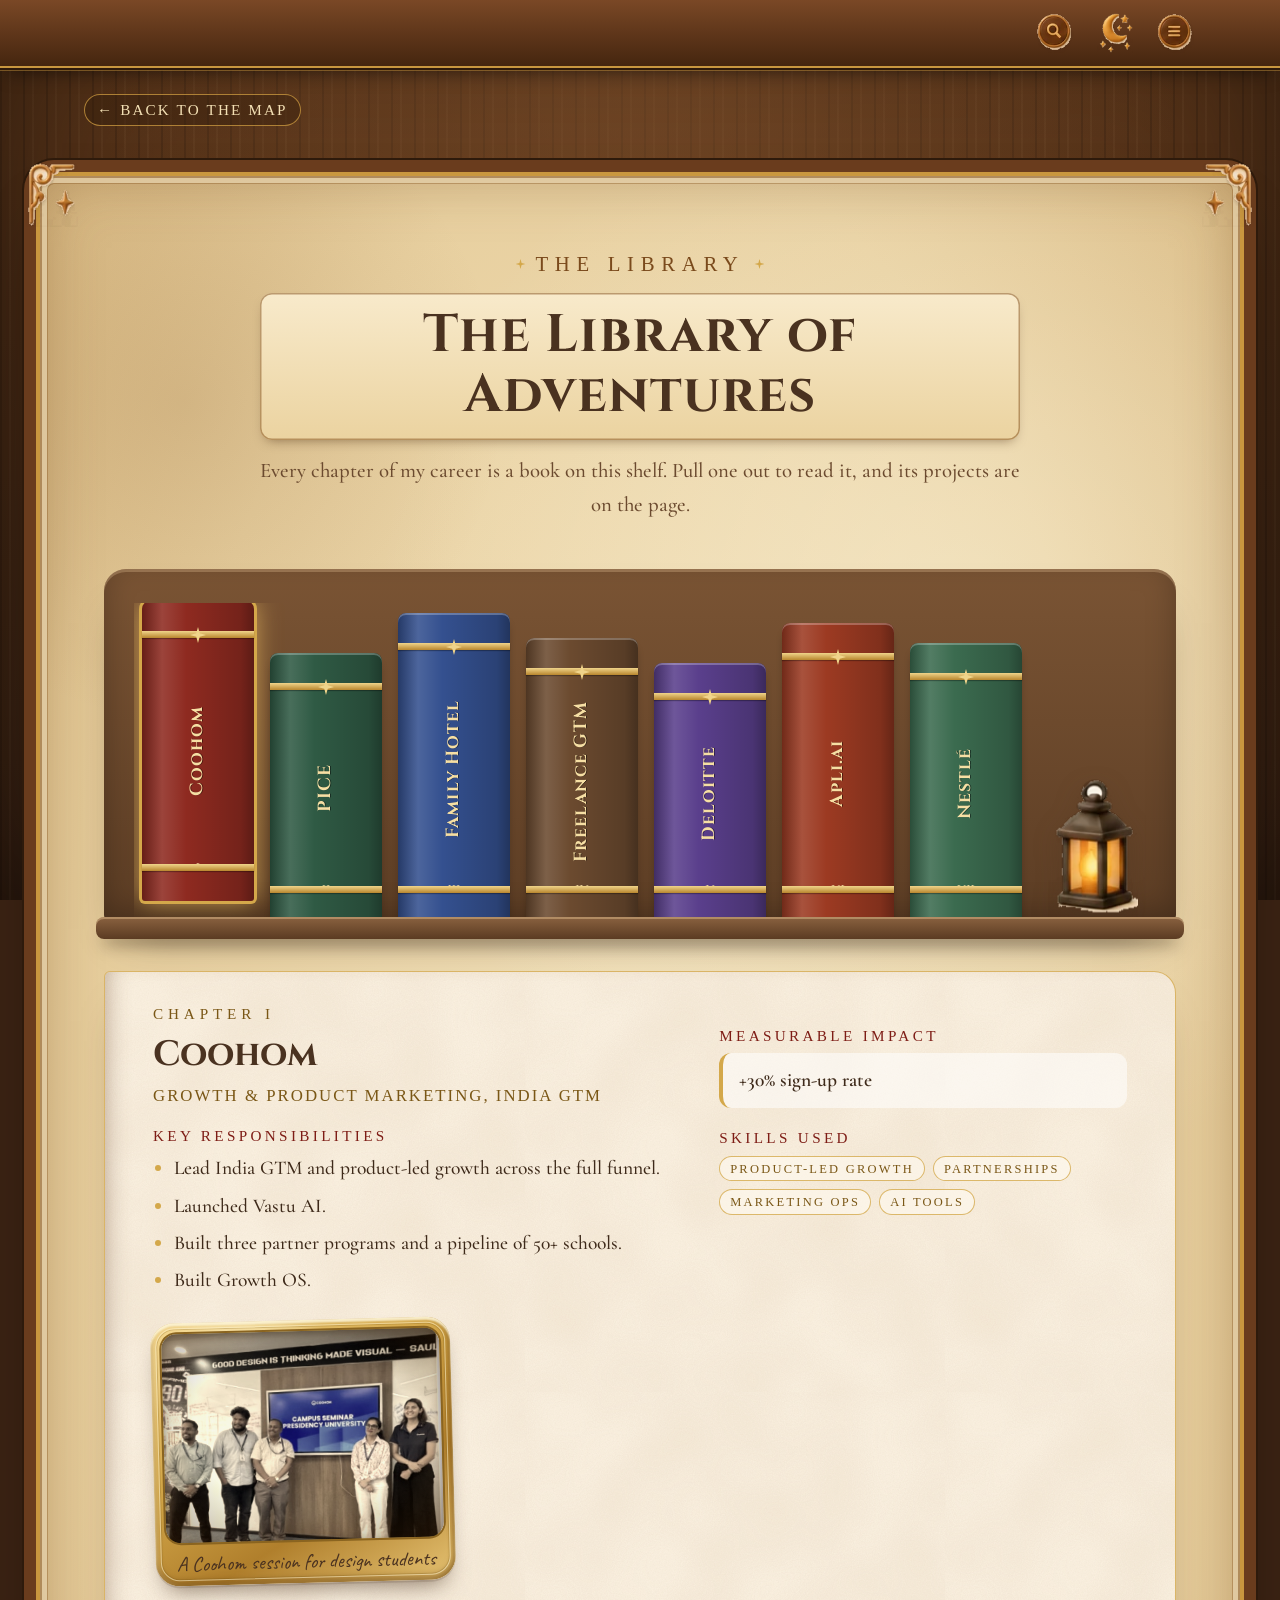
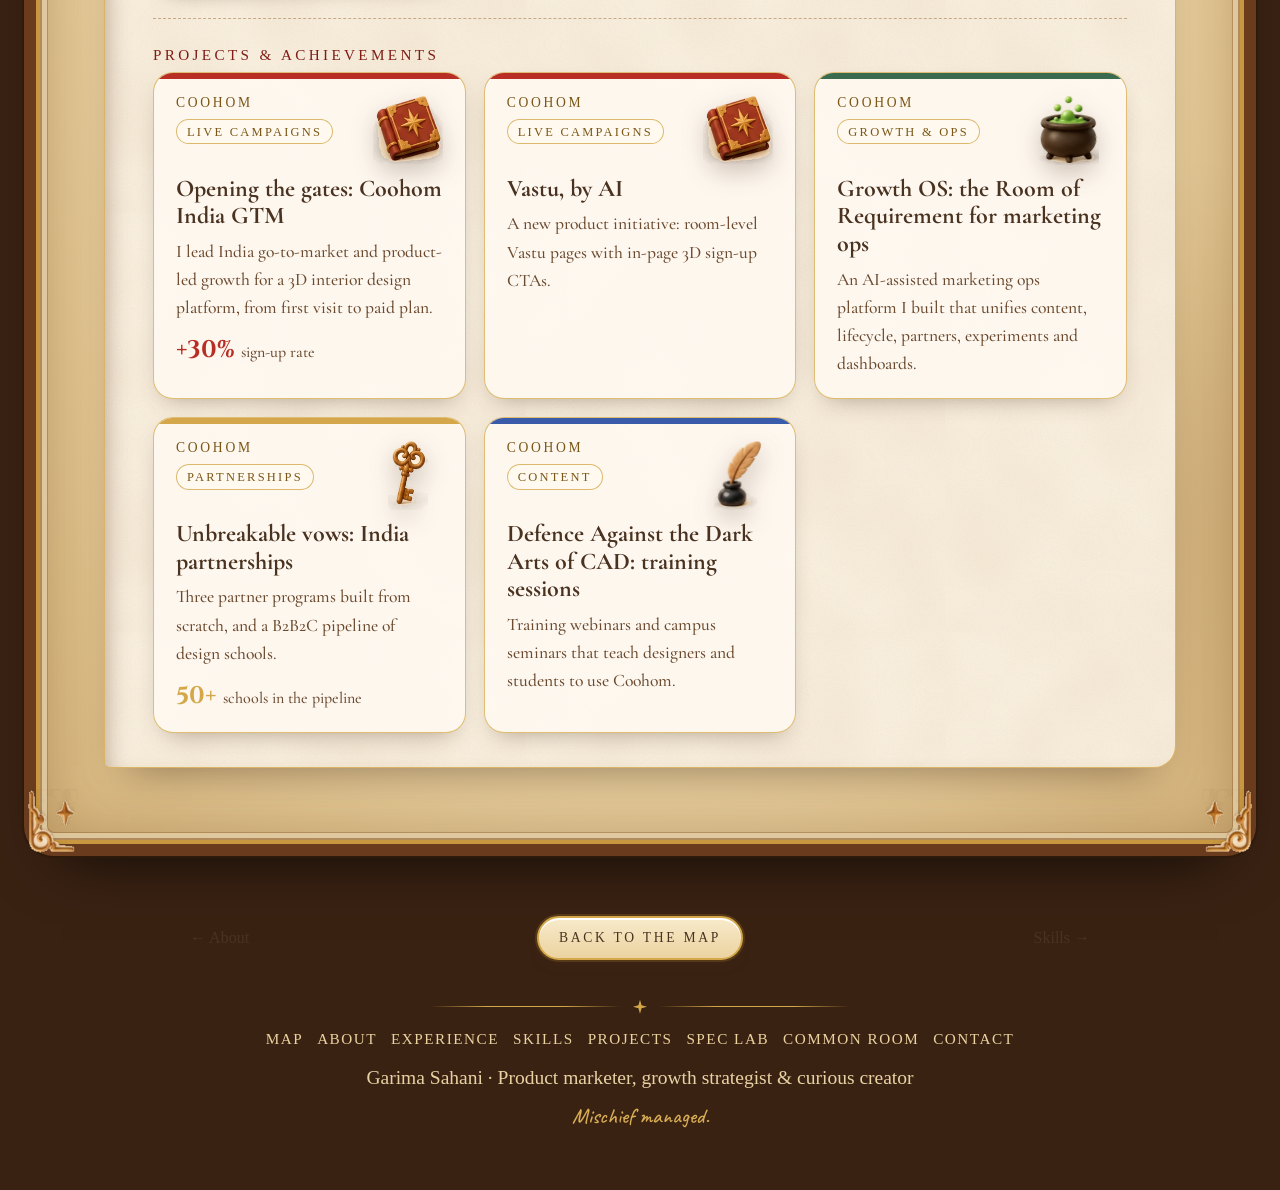
<file: experience.html>
<!doctype html>
<html lang="en">
<head>
<meta charset="utf-8">
<meta name="viewport" content="width=device-width,initial-scale=1">
<title>Experience · Garima Sahani</title>
<meta name="description" content="Every chapter of Garima Sahani's career, one book each.">
<meta property="og:title" content="Experience · Garima Sahani">
<meta property="og:description" content="Products, brought to life. Users, enchanted to stay.">
<meta property="og:image" content="public/assets/icons/castle.png">
<link rel="icon" href="public/assets/icons/wand.png">
<script>try{if(localStorage.getItem('ma-theme')==='night')document.documentElement.setAttribute('data-theme','night')}catch(e){}</script>
<link rel="preconnect" href="https://fonts.googleapis.com"><link rel="preconnect" href="https://fonts.gstatic.com" crossorigin>
<link rel="stylesheet" href="https://fonts.googleapis.com/css2?family=Caveat:wght@400;600&family=Hanken+Grotesk:wght@400;500;600;700&family=Cinzel:wght@600;700&family=Cinzel+Decorative:wght@700&family=Cormorant+Garamond:ital,wght@0,500;0,600;0,700;1,500&family=IM+Fell+English&display=swap">
<link rel="stylesheet" href="assets/css/academy.css?v=83"><link rel="stylesheet" href="assets/css/sections.css?v=83"><link rel="stylesheet" href="assets/css/speclab.css?v=83">
<script src="assets/js/core.js?v=83" defer></script><script src="assets/js/home.js?v=83" defer></script>
</head>
<body data-page="experience">
<a class="skip" href="#main">Skip to content</a>
<header class="nav" id="top">
  <div class="wrap">
    <a class="brand" href="index.html" aria-label="Garima Sahani, home"><img src="public/assets/icons/wand.png" alt=""><span>Garima Sahani</span></a>
    <ul class="links" id="links"><li><a href="index.html">Home</a></li><li><a href="about.html">About</a></li><li><a href="experience.html" aria-current="page">Experience</a></li><li><a href="skills.html">Skills</a></li><li><a href="projects.html">Projects</a></li><li><a href="spec-lab.html">Spec Lab</a></li><li><a href="common-room.html">Common Room</a></li><li><a href="contact.html">Contact</a></li></ul>
    <button class="navbtn" id="searchBtn" type="button" aria-label="Accio: search the site (press /)"><img src="public/assets/ornaments/search.png" alt=""></button>
    <button class="navbtn" id="themeBtn" type="button" aria-pressed="false" aria-label="Nox: darken the room, light it with your wand"><img src="public/assets/icons/moon.png" alt=""></button>
    <button class="navbtn" id="menuBtn" type="button" aria-expanded="false" aria-controls="links" aria-label="Menu"><img src="public/assets/ornaments/menu.png" alt=""></button>
  </div>
</header>

<main id="main">
  <div class="wrap roomtop"><a class="backmap" href="index.html"><span aria-hidden="true">←</span> Back to the map</a></div>
  <section id="experience" aria-labelledby="expTitle">
    <div class="wrap">
      <header class="shead">
        <p class="label"><span class="star"></span>The Library<span class="star"></span></p>
        <h2 id="expTitle">The Library of Adventures</h2>
        <p>Every chapter of my career is a book on this shelf. Pull one out to read it, and its projects are on the page.</p>
      </header>
      <div class="shelf"><div class="books" id="books" role="group" aria-label="Career chapters"></div></div>
      <article class="page" id="bookPage" aria-live="polite"></article>
    </div>
  </section>
  <div class="wrap"><nav class="pager roompager" aria-label="Next room"><a href="about.html">← About</a><a class="btn ghost" href="index.html">Back to the map</a><a href="skills.html">Skills →</a></nav></div>
</main>

<footer class="foot">
  <div class="orn" aria-hidden="true"><span class="star"></span></div>
  <nav class="footnav" aria-label="All rooms"><a href="index.html">Map</a><a href="about.html">About</a><a href="experience.html">Experience</a><a href="skills.html">Skills</a><a href="projects.html">Projects</a><a href="spec-lab.html">Spec Lab</a><a href="common-room.html">Common Room</a><a href="contact.html">Contact</a></nav>
  <p>Garima Sahani · Product marketer, growth strategist &amp; curious creator</p>
  <p>Mischief managed.</p>
</footer>

<div class="accio" id="accio" role="dialog" aria-modal="true" aria-labelledby="accioL">
  <div class="box"><label id="accioL" for="accioQ">Accio…</label><input id="accioQ" type="search" placeholder="a project, a brand, a skill" autocomplete="off"><ul id="accioOut"></ul></div>
</div>
</body>
</html>
</file>
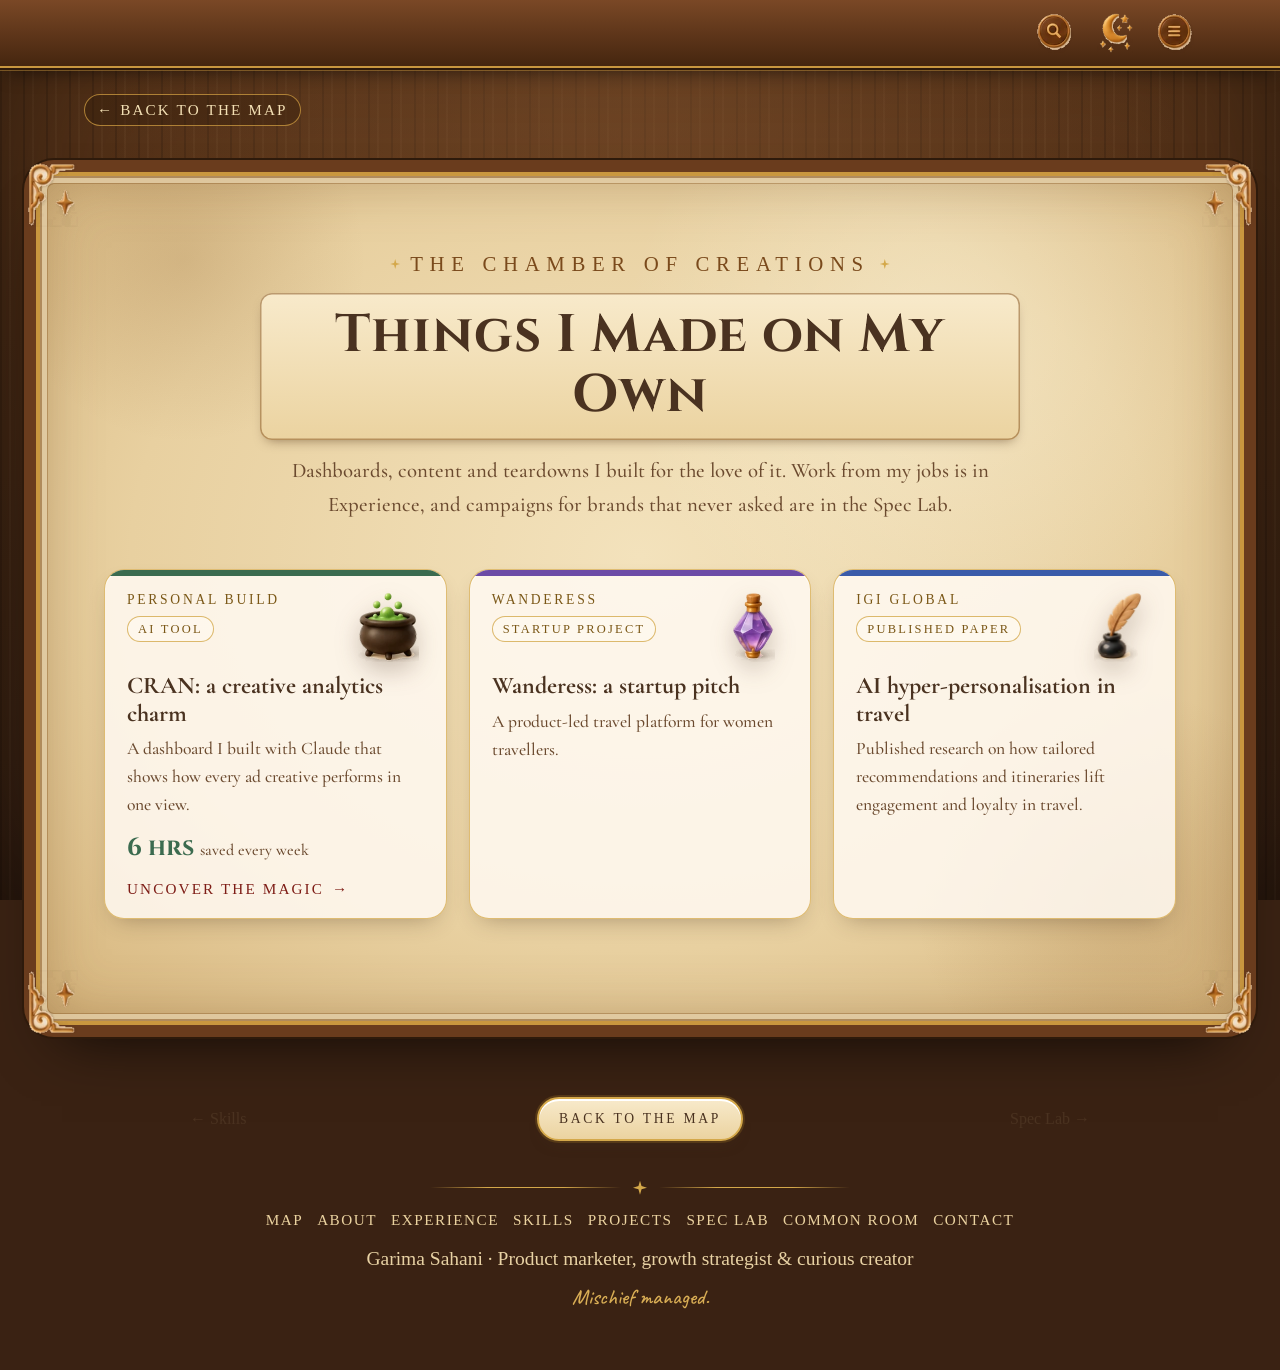
<file: projects.html>
<!doctype html>
<html lang="en">
<head>
<meta charset="utf-8">
<meta name="viewport" content="width=device-width,initial-scale=1">
<title>Projects · Garima Sahani</title>
<meta name="description" content="Live campaigns, growth work, content and spec concepts.">
<meta property="og:title" content="Projects · Garima Sahani">
<meta property="og:description" content="Products, brought to life. Users, enchanted to stay.">
<meta property="og:image" content="public/assets/icons/castle.png">
<link rel="icon" href="public/assets/icons/wand.png">
<script>try{if(localStorage.getItem('ma-theme')==='night')document.documentElement.setAttribute('data-theme','night')}catch(e){}</script>
<link rel="preconnect" href="https://fonts.googleapis.com"><link rel="preconnect" href="https://fonts.gstatic.com" crossorigin>
<link rel="stylesheet" href="https://fonts.googleapis.com/css2?family=Caveat:wght@400;600&family=Hanken+Grotesk:wght@400;500;600;700&family=Cinzel:wght@600;700&family=Cinzel+Decorative:wght@700&family=Cormorant+Garamond:ital,wght@0,500;0,600;0,700;1,500&family=IM+Fell+English&display=swap">
<link rel="stylesheet" href="assets/css/academy.css?v=83"><link rel="stylesheet" href="assets/css/sections.css?v=83"><link rel="stylesheet" href="assets/css/speclab.css?v=83">
<script src="assets/js/core.js?v=83" defer></script><script src="assets/js/home.js?v=83" defer></script>
</head>
<body data-page="projects">
<a class="skip" href="#main">Skip to content</a>
<header class="nav" id="top">
  <div class="wrap">
    <a class="brand" href="index.html" aria-label="Garima Sahani, home"><img src="public/assets/icons/wand.png" alt=""><span>Garima Sahani</span></a>
    <ul class="links" id="links"><li><a href="index.html">Home</a></li><li><a href="about.html">About</a></li><li><a href="experience.html">Experience</a></li><li><a href="skills.html">Skills</a></li><li><a href="projects.html" aria-current="page">Projects</a></li><li><a href="spec-lab.html">Spec Lab</a></li><li><a href="common-room.html">Common Room</a></li><li><a href="contact.html">Contact</a></li></ul>
    <button class="navbtn" id="searchBtn" type="button" aria-label="Accio: search the site (press /)"><img src="public/assets/ornaments/search.png" alt=""></button>
    <button class="navbtn" id="themeBtn" type="button" aria-pressed="false" aria-label="Nox: darken the room, light it with your wand"><img src="public/assets/icons/moon.png" alt=""></button>
    <button class="navbtn" id="menuBtn" type="button" aria-expanded="false" aria-controls="links" aria-label="Menu"><img src="public/assets/ornaments/menu.png" alt=""></button>
  </div>
</header>

<main id="main">
  <div class="wrap roomtop"><a class="backmap" href="index.html"><span aria-hidden="true">←</span> Back to the map</a></div>
  <section id="projects" aria-labelledby="projTitle">
    <div class="wrap">
      <header class="shead">
        <p class="label"><span class="star"></span>The Chamber of Creations<span class="star"></span></p>
        <h2 id="projTitle">Things I Made on My Own</h2>
        <p>Dashboards, content and teardowns I built for the love of it. Work from my jobs is in Experience, and campaigns for brands that never asked are in the Spec Lab.</p>
      </header>
      <div class="filters" id="filters" role="group" aria-label="Filter projects"></div>
      <div class="cards" id="cards"></div>
      <p class="more" id="more"></p>
    </div>
  </section>

  <div class="wrap"><nav class="pager roompager" aria-label="Next room"><a href="skills.html">← Skills</a><a class="btn ghost" href="index.html">Back to the map</a><a href="spec-lab.html">Spec Lab →</a></nav></div>
</main>

<footer class="foot">
  <div class="orn" aria-hidden="true"><span class="star"></span></div>
  <nav class="footnav" aria-label="All rooms"><a href="index.html">Map</a><a href="about.html">About</a><a href="experience.html">Experience</a><a href="skills.html">Skills</a><a href="projects.html">Projects</a><a href="spec-lab.html">Spec Lab</a><a href="common-room.html">Common Room</a><a href="contact.html">Contact</a></nav>
  <p>Garima Sahani · Product marketer, growth strategist &amp; curious creator</p>
  <p>Mischief managed.</p>
</footer>

<div class="accio" id="accio" role="dialog" aria-modal="true" aria-labelledby="accioL">
  <div class="box"><label id="accioL" for="accioQ">Accio…</label><input id="accioQ" type="search" placeholder="a project, a brand, a skill" autocomplete="off"><ul id="accioOut"></ul></div>
</div>
</body>
</html>
</file>
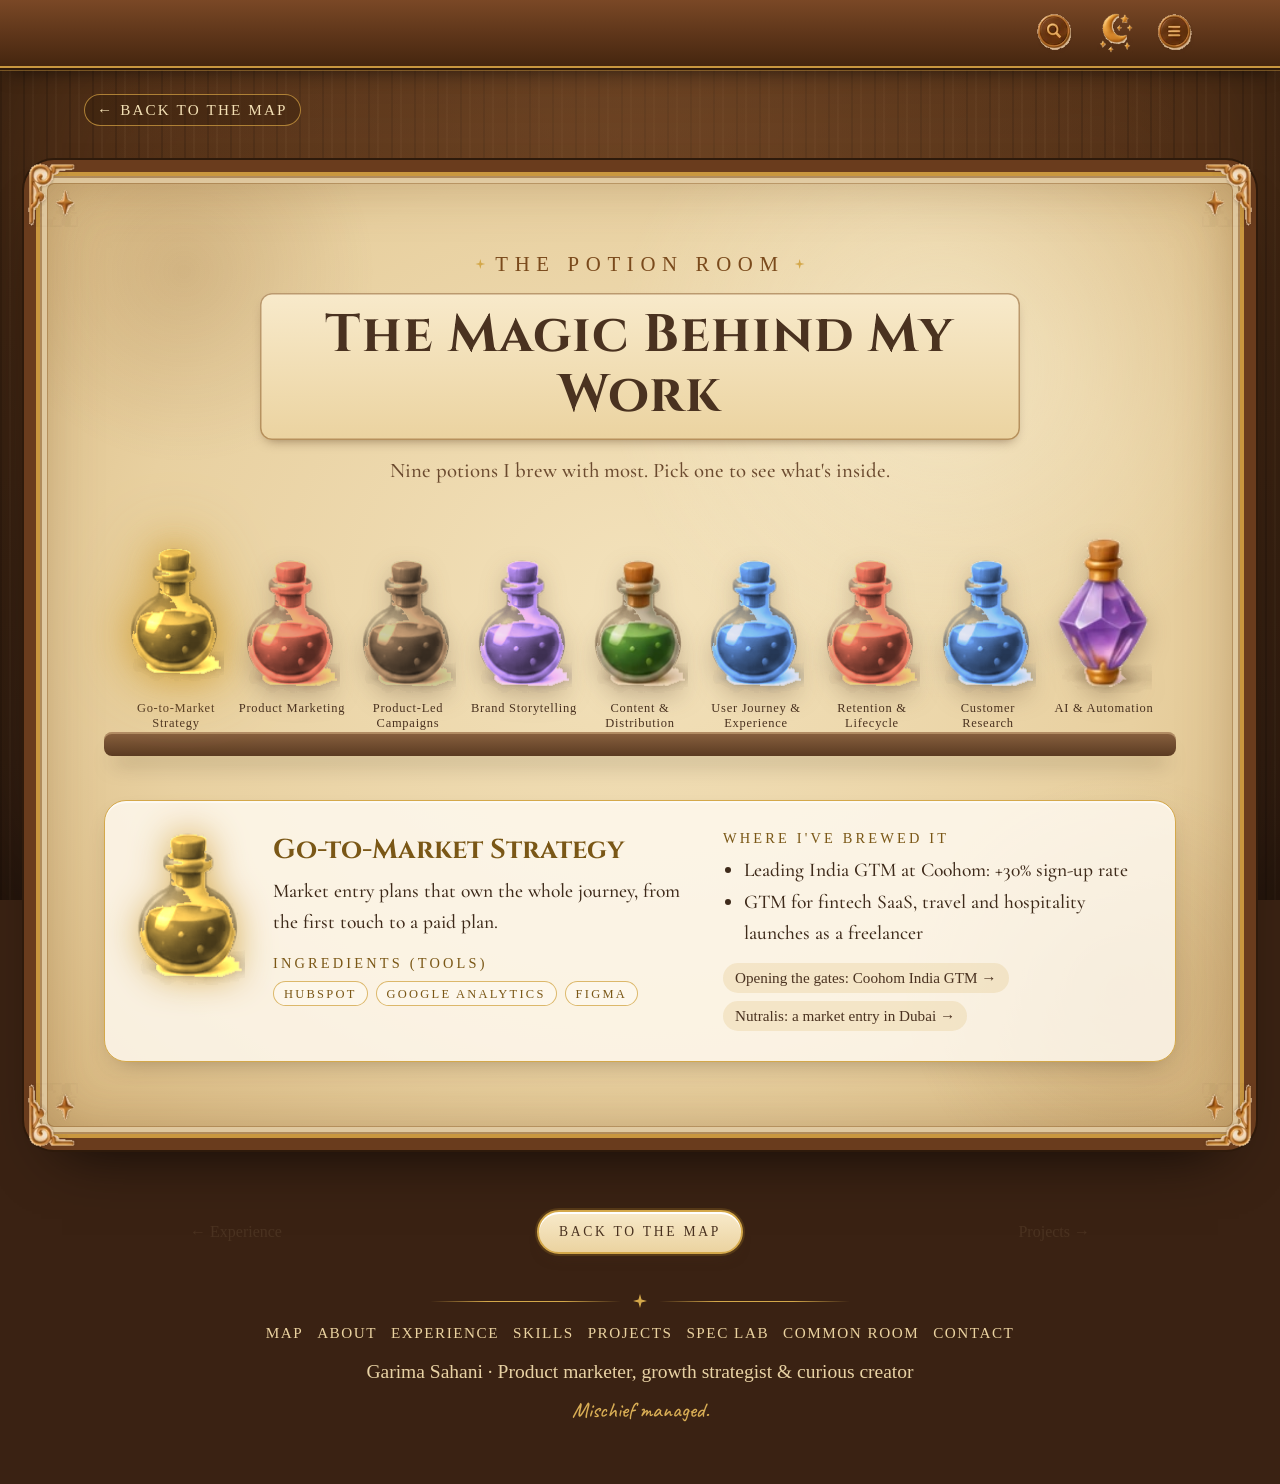
<file: skills.html>
<!doctype html>
<html lang="en">
<head>
<meta charset="utf-8">
<meta name="viewport" content="width=device-width,initial-scale=1">
<title>Skills · Garima Sahani</title>
<meta name="description" content="The product marketing, GTM and lifecycle skills behind the work.">
<meta property="og:title" content="Skills · Garima Sahani">
<meta property="og:description" content="Products, brought to life. Users, enchanted to stay.">
<meta property="og:image" content="public/assets/icons/castle.png">
<link rel="icon" href="public/assets/icons/wand.png">
<script>try{if(localStorage.getItem('ma-theme')==='night')document.documentElement.setAttribute('data-theme','night')}catch(e){}</script>
<link rel="preconnect" href="https://fonts.googleapis.com"><link rel="preconnect" href="https://fonts.gstatic.com" crossorigin>
<link rel="stylesheet" href="https://fonts.googleapis.com/css2?family=Caveat:wght@400;600&family=Hanken+Grotesk:wght@400;500;600;700&family=Cinzel:wght@600;700&family=Cinzel+Decorative:wght@700&family=Cormorant+Garamond:ital,wght@0,500;0,600;0,700;1,500&family=IM+Fell+English&display=swap">
<link rel="stylesheet" href="assets/css/academy.css?v=83"><link rel="stylesheet" href="assets/css/sections.css?v=83"><link rel="stylesheet" href="assets/css/speclab.css?v=83">
<script src="assets/js/core.js?v=83" defer></script><script src="assets/js/home.js?v=83" defer></script>
</head>
<body data-page="skills">
<a class="skip" href="#main">Skip to content</a>
<header class="nav" id="top">
  <div class="wrap">
    <a class="brand" href="index.html" aria-label="Garima Sahani, home"><img src="public/assets/icons/wand.png" alt=""><span>Garima Sahani</span></a>
    <ul class="links" id="links"><li><a href="index.html">Home</a></li><li><a href="about.html">About</a></li><li><a href="experience.html">Experience</a></li><li><a href="skills.html" aria-current="page">Skills</a></li><li><a href="projects.html">Projects</a></li><li><a href="spec-lab.html">Spec Lab</a></li><li><a href="common-room.html">Common Room</a></li><li><a href="contact.html">Contact</a></li></ul>
    <button class="navbtn" id="searchBtn" type="button" aria-label="Accio: search the site (press /)"><img src="public/assets/ornaments/search.png" alt=""></button>
    <button class="navbtn" id="themeBtn" type="button" aria-pressed="false" aria-label="Nox: darken the room, light it with your wand"><img src="public/assets/icons/moon.png" alt=""></button>
    <button class="navbtn" id="menuBtn" type="button" aria-expanded="false" aria-controls="links" aria-label="Menu"><img src="public/assets/ornaments/menu.png" alt=""></button>
  </div>
</header>

<main id="main">
  <div class="wrap roomtop"><a class="backmap" href="index.html"><span aria-hidden="true">←</span> Back to the map</a></div>
  <section id="skills" aria-labelledby="skillsTitle">
    <div class="wrap">
      <header class="shead">
        <p class="label"><span class="star"></span>The Potion Room<span class="star"></span></p>
        <h2 id="skillsTitle">The Magic Behind My Work</h2>
        <p>Nine potions I brew with most. Pick one to see what's inside.</p>
      </header>
      <div class="potshelf" id="potions" role="group" aria-label="Skills"></div>
      <div class="potcard" id="potcard" aria-live="polite"></div>
    </div>
  </section>
  <div class="wrap"><nav class="pager roompager" aria-label="Next room"><a href="experience.html">← Experience</a><a class="btn ghost" href="index.html">Back to the map</a><a href="projects.html">Projects →</a></nav></div>
</main>

<footer class="foot">
  <div class="orn" aria-hidden="true"><span class="star"></span></div>
  <nav class="footnav" aria-label="All rooms"><a href="index.html">Map</a><a href="about.html">About</a><a href="experience.html">Experience</a><a href="skills.html">Skills</a><a href="projects.html">Projects</a><a href="spec-lab.html">Spec Lab</a><a href="common-room.html">Common Room</a><a href="contact.html">Contact</a></nav>
  <p>Garima Sahani · Product marketer, growth strategist &amp; curious creator</p>
  <p>Mischief managed.</p>
</footer>

<div class="accio" id="accio" role="dialog" aria-modal="true" aria-labelledby="accioL">
  <div class="box"><label id="accioL" for="accioQ">Accio…</label><input id="accioQ" type="search" placeholder="a project, a brand, a skill" autocomplete="off"><ul id="accioOut"></ul></div>
</div>
</body>
</html>
</file>
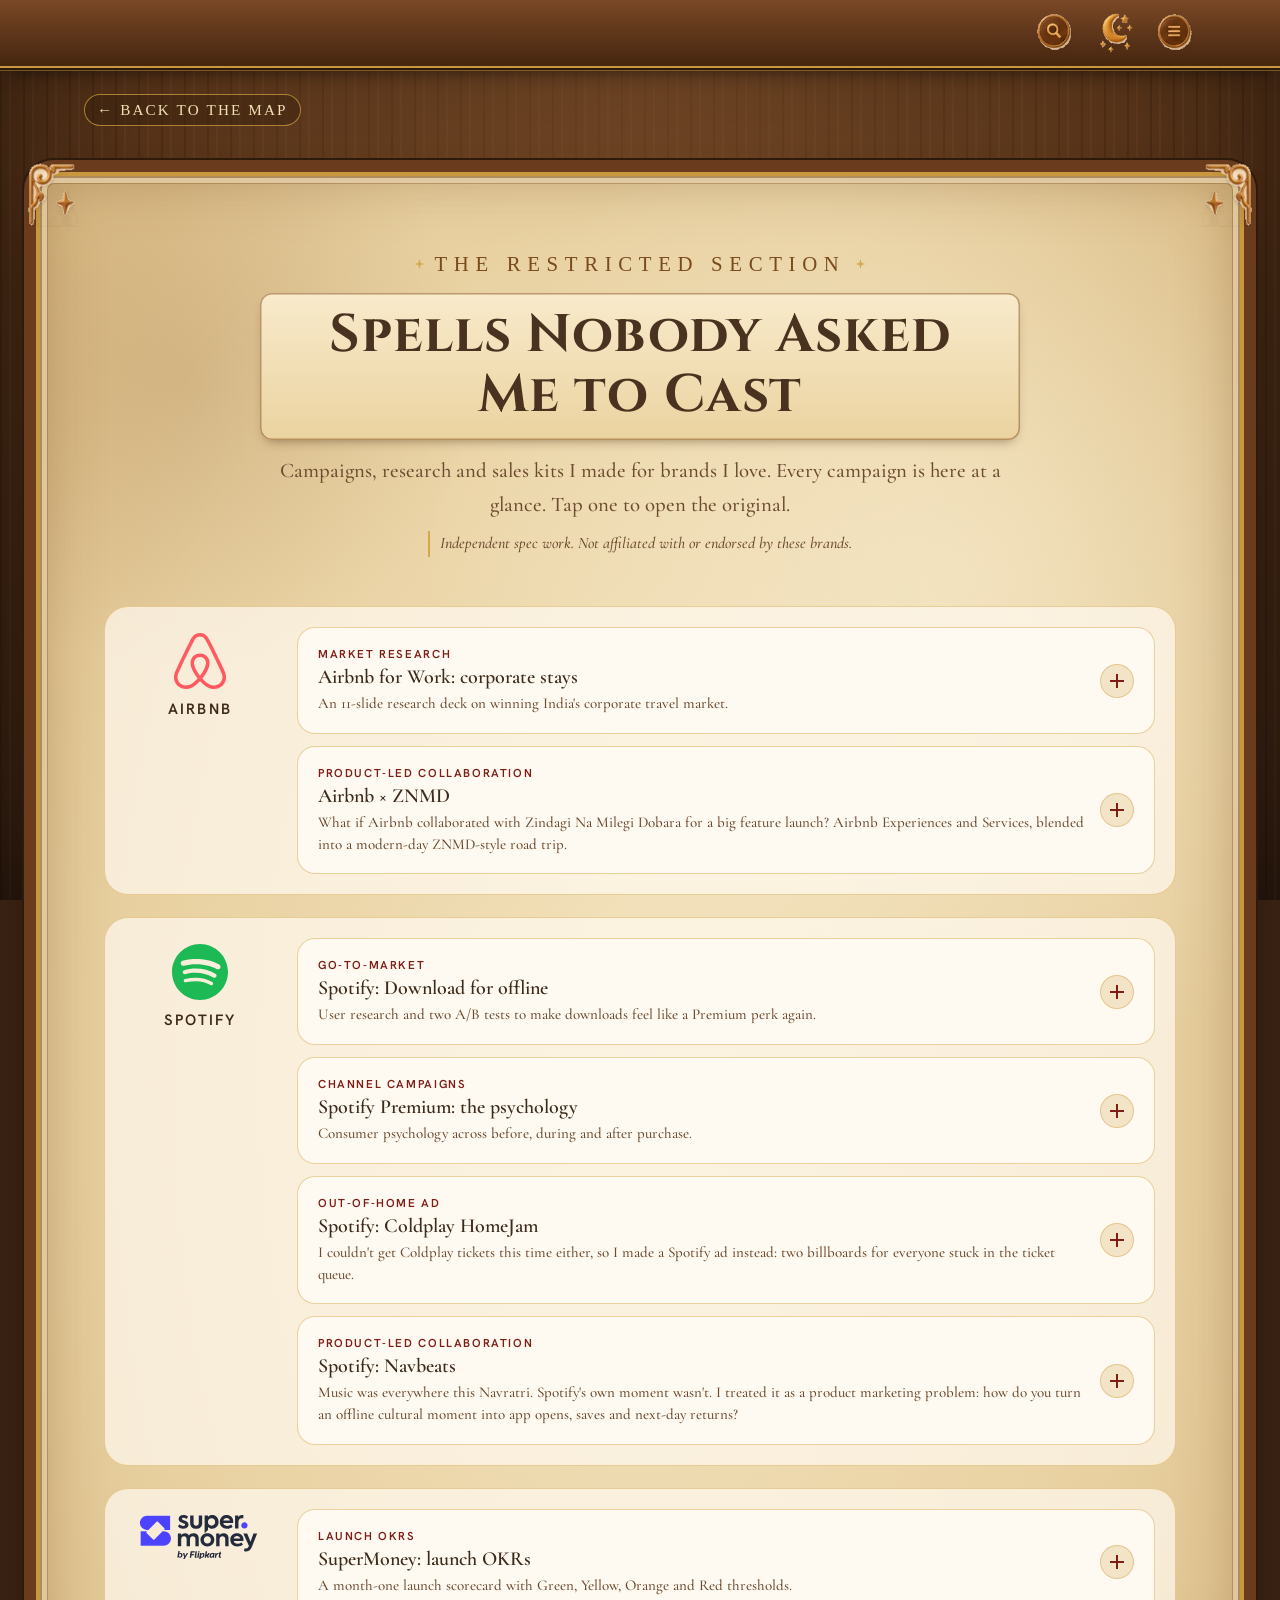
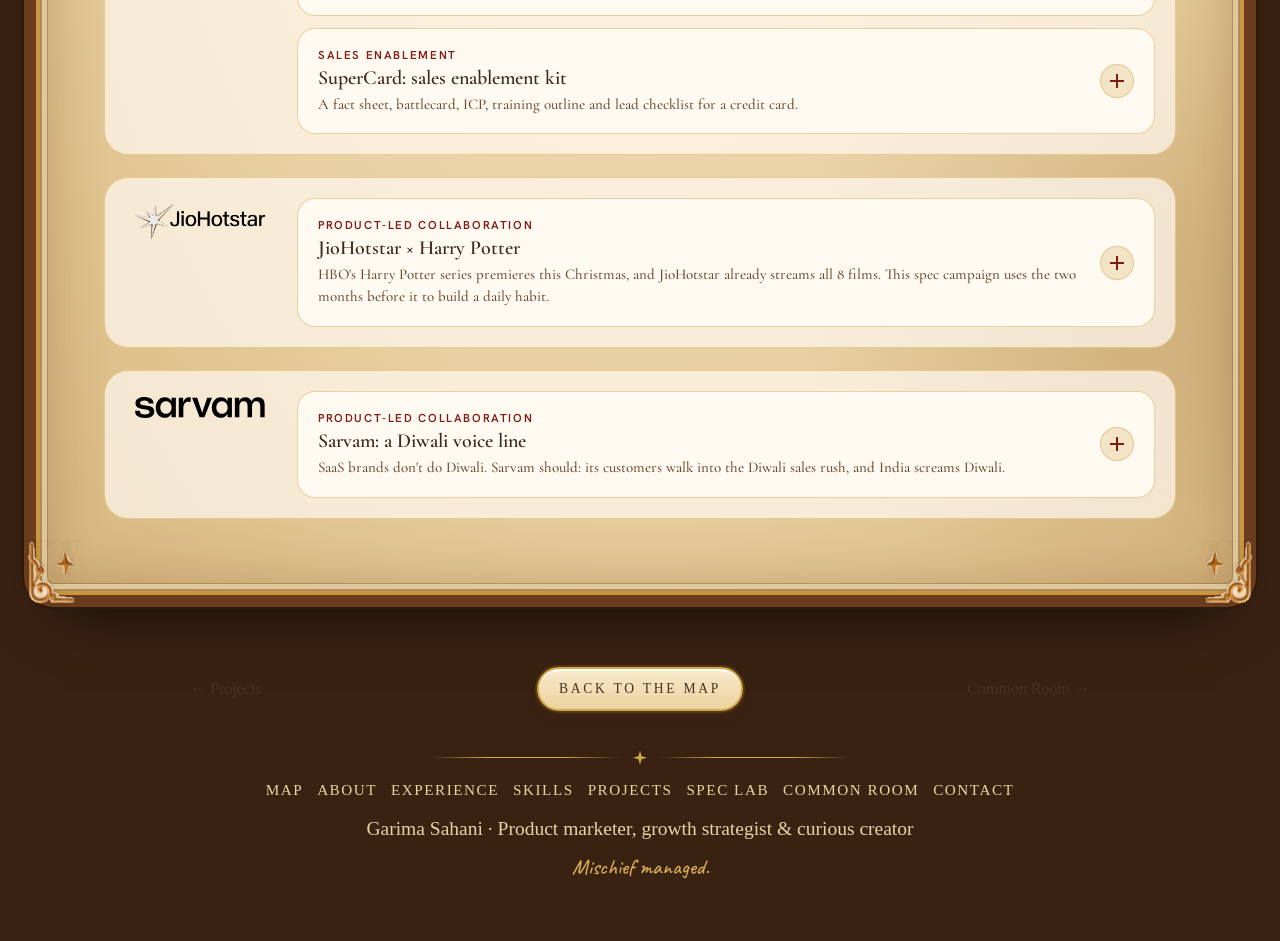
<file: spec-lab.html>
<!doctype html>
<html lang="en">
<head>
<meta charset="utf-8">
<meta name="viewport" content="width=device-width,initial-scale=1">
<title>Spec Lab · Garima Sahani</title>
<meta name="description" content="Interactive mocks of spec campaigns made for brands that never asked.">
<meta property="og:title" content="Spec Lab · Garima Sahani">
<meta property="og:description" content="Products, brought to life. Users, enchanted to stay.">
<meta property="og:image" content="public/assets/icons/castle.png">
<link rel="icon" href="public/assets/icons/wand.png">
<script>try{if(localStorage.getItem('ma-theme')==='night')document.documentElement.setAttribute('data-theme','night')}catch(e){}</script>
<link rel="preconnect" href="https://fonts.googleapis.com"><link rel="preconnect" href="https://fonts.gstatic.com" crossorigin>
<link rel="stylesheet" href="https://fonts.googleapis.com/css2?family=Caveat:wght@400;600&family=Hanken+Grotesk:wght@400;500;600;700&family=Cinzel:wght@600;700&family=Cinzel+Decorative:wght@700&family=Cormorant+Garamond:ital,wght@0,500;0,600;0,700;1,500&family=IM+Fell+English&display=swap">
<link rel="stylesheet" href="assets/css/academy.css?v=83"><link rel="stylesheet" href="assets/css/sections.css?v=83"><link rel="stylesheet" href="assets/css/speclab.css?v=83">
<script src="assets/js/core.js?v=83" defer></script><script src="assets/js/home.js?v=83" defer></script><script src="assets/js/speclab.js?v=83" defer></script>
</head>
<body data-page="lab">
<a class="skip" href="#main">Skip to content</a>
<header class="nav" id="top">
  <div class="wrap">
    <a class="brand" href="index.html" aria-label="Garima Sahani, home"><img src="public/assets/icons/wand.png" alt=""><span>Garima Sahani</span></a>
    <ul class="links" id="links"><li><a href="index.html">Home</a></li><li><a href="about.html">About</a></li><li><a href="experience.html">Experience</a></li><li><a href="skills.html">Skills</a></li><li><a href="projects.html">Projects</a></li><li><a href="spec-lab.html" aria-current="page">Spec Lab</a></li><li><a href="common-room.html">Common Room</a></li><li><a href="contact.html">Contact</a></li></ul>
    <button class="navbtn" id="searchBtn" type="button" aria-label="Accio: search the site (press /)"><img src="public/assets/ornaments/search.png" alt=""></button>
    <button class="navbtn" id="themeBtn" type="button" aria-pressed="false" aria-label="Nox: darken the room, light it with your wand"><img src="public/assets/icons/moon.png" alt=""></button>
    <button class="navbtn" id="menuBtn" type="button" aria-expanded="false" aria-controls="links" aria-label="Menu"><img src="public/assets/ornaments/menu.png" alt=""></button>
  </div>
</header>

<main id="main">
  <div class="wrap roomtop"><a class="backmap" href="index.html"><span aria-hidden="true">←</span> Back to the map</a></div>
  <section id="lab" aria-labelledby="labTitle">
    <div class="wrap">
      <header class="shead">
        <p class="label"><span class="star"></span>The Restricted Section<span class="star"></span></p>
        <h2 id="labTitle">Spells Nobody Asked Me to Cast</h2>
        <p>Campaigns, research and sales kits I made for brands I love. Every campaign is here at a glance. Tap one to open the original.</p>
        <p class="disclaim" style="font-size:1rem;margin-top:10px;font-style:italic">Independent spec work. Not affiliated with or endorsed by these brands.</p>
      </header>
<div class="camps">
  <section class="brandrow" aria-label="Airbnb campaigns">
    <div class="logo"><img src="public/assets/brands/airbnb.svg" alt="" width="56" height="56"><b>Airbnb</b></div>
    <div class="items">
      <article class="camp" id="p-airbnb">
        <h3 class="camp-h"><button type="button" class="camp-head" id="t-airbnb" aria-expanded="false" aria-controls="b-airbnb"><span class="ct"><span class="tag">Market research</span><b>Airbnb for Work: corporate stays</b><span class="cg">An 11-slide research deck on winning India's corporate travel market.</span></span><span class="plus" aria-hidden="true"></span></button></h3>
        <div class="camp-body" id="b-airbnb" role="region" aria-labelledby="t-airbnb" hidden>
      <div class="brief">
        <div class="kicker"><span class="chip">Airbnb</span></div>
        <h4 class="bh">Airbnb for Work: corporate stays</h4>
        <p>An 11-slide research deck on winning India's corporate travel market.</p>
        <a class="doc-link" href="https://drive.google.com/file/d/1Ub8JGdnG2Bk-80L42XUfZ-WUu5RMj1Qx/view?usp=sharing" target="_blank" rel="noopener">Open the original ↗</a>
      </div>
      <div class="demo"><iframe class="orig" src="https://drive.google.com/file/d/1Ub8JGdnG2Bk-80L42XUfZ-WUu5RMj1Qx/preview" title="Airbnb for Work: corporate stays, original" loading="lazy" allow="fullscreen"></iframe></div>
    </div>
      </article>
      <article class="camp" id="p-znmd">
        <h3 class="camp-h"><button type="button" class="camp-head" id="t-znmd" aria-expanded="false" aria-controls="b-znmd"><span class="ct"><span class="tag">Product-led collaboration</span><b>Airbnb × ZNMD</b><span class="cg">What if Airbnb collaborated with Zindagi Na Milegi Dobara for a big feature launch? Airbnb Experiences and Services, blended into a modern-day ZNMD-style road trip.</span></span><span class="plus" aria-hidden="true"></span></button></h3>
        <div class="camp-body" id="b-znmd" role="region" aria-labelledby="t-znmd" hidden>
      <div class="brief">
        <div class="kicker"><span class="chip">Airbnb</span></div>
        <h4 class="bh">Airbnb × ZNMD</h4>
        <p>What if Airbnb collaborated with Zindagi Na Milegi Dobara for a big feature launch? Airbnb Experiences and Services, blended into a modern-day ZNMD-style road trip.</p>
        <div class="hyp">
          <div><b>The idea.</b> A launch where people don't just see the feature, they feel it: nostalgia, aspiration and feature-led storytelling.</div>
        </div>
        <a class="doc-link" href="https://lnkd.in/p/dMH5DdpC" target="_blank" rel="noopener">Open the original ↗</a>
      </div>
      <div class="demo"><div class="slides" data-slides><div class="slides-track"><img src="public/assets/decks/znmd/01.jpg" alt="Airbnb × ZNMD launch deck, slide 1 of 12"><img src="public/assets/decks/znmd/02.jpg" alt="Airbnb × ZNMD launch deck, slide 2 of 12" loading="lazy"><img src="public/assets/decks/znmd/03.jpg" alt="Airbnb × ZNMD launch deck, slide 3 of 12" loading="lazy"><img src="public/assets/decks/znmd/04.jpg" alt="Airbnb × ZNMD launch deck, slide 4 of 12" loading="lazy"><img src="public/assets/decks/znmd/05.jpg" alt="Airbnb × ZNMD launch deck, slide 5 of 12" loading="lazy"><img src="public/assets/decks/znmd/06.jpg" alt="Airbnb × ZNMD launch deck, slide 6 of 12" loading="lazy"><img src="public/assets/decks/znmd/07.jpg" alt="Airbnb × ZNMD launch deck, slide 7 of 12" loading="lazy"><img src="public/assets/decks/znmd/08.jpg" alt="Airbnb × ZNMD launch deck, slide 8 of 12" loading="lazy"><img src="public/assets/decks/znmd/09.jpg" alt="Airbnb × ZNMD launch deck, slide 9 of 12" loading="lazy"><img src="public/assets/decks/znmd/10.jpg" alt="Airbnb × ZNMD launch deck, slide 10 of 12" loading="lazy"><img src="public/assets/decks/znmd/11.jpg" alt="Airbnb × ZNMD launch deck, slide 11 of 12" loading="lazy"><img src="public/assets/decks/znmd/12.jpg" alt="Airbnb × ZNMD launch deck, slide 12 of 12" loading="lazy"></div><div class="slides-ctrl"><button type="button" data-prev aria-label="Previous slide">←</button><span data-count aria-live="polite">1 / 12</span><button type="button" data-next aria-label="Next slide">→</button></div></div></div>
    </div>
      </article>
    </div>
  </section>
  <section class="brandrow" aria-label="Spotify campaigns">
    <div class="logo"><img src="public/assets/brands/spotify.svg" alt="" width="56" height="56"><b>Spotify</b></div>
    <div class="items">
      <article class="camp" id="p-spotify">
        <h3 class="camp-h"><button type="button" class="camp-head" id="t-spotify" aria-expanded="false" aria-controls="b-spotify"><span class="ct"><span class="tag">Go-to-market</span><b>Spotify: Download for offline</b><span class="cg">User research and two A/B tests to make downloads feel like a Premium perk again.</span></span><span class="plus" aria-hidden="true"></span></button></h3>
        <div class="camp-body" id="b-spotify" role="region" aria-labelledby="t-spotify" hidden>
      <div class="brief">
        <div class="kicker"><span class="chip">Spotify</span></div>
        <h4 class="bh">Spotify: Download for offline</h4>
        <p>User research and two A/B tests to make downloads feel like a Premium perk again.</p>
        <a class="doc-link" href="https://docs.google.com/document/d/1ka-jNIbmadhP0tv9aIbbtpSaNR2Fzd2QC7J8CZaGL6I/edit?usp=sharing" target="_blank" rel="noopener">Open the original ↗</a>
      </div>
      <div class="demo"><iframe class="orig" src="https://docs.google.com/document/d/1ka-jNIbmadhP0tv9aIbbtpSaNR2Fzd2QC7J8CZaGL6I/preview" title="Spotify: Download for offline, original" loading="lazy" allow="fullscreen"></iframe></div>
    </div>
      </article>
      <article class="camp" id="p-premium">
        <h3 class="camp-h"><button type="button" class="camp-head" id="t-premium" aria-expanded="false" aria-controls="b-premium"><span class="ct"><span class="tag">Channel campaigns</span><b>Spotify Premium: the psychology</b><span class="cg">Consumer psychology across before, during and after purchase.</span></span><span class="plus" aria-hidden="true"></span></button></h3>
        <div class="camp-body" id="b-premium" role="region" aria-labelledby="t-premium" hidden>
      <div class="brief">
        <div class="kicker"><span class="chip">Spotify</span></div>
        <h4 class="bh">Spotify Premium: the psychology</h4>
        <p>Consumer psychology across before, during and after purchase.</p>
        <a class="doc-link" href="https://docs.google.com/document/d/1fsmWK615gPCRP-gyin-de59fhnRpJkwD6nBxaqNPcgY/edit?usp=sharing" target="_blank" rel="noopener">Open the original ↗</a>
      </div>
      <div class="demo"><iframe class="orig" src="https://docs.google.com/document/d/1fsmWK615gPCRP-gyin-de59fhnRpJkwD6nBxaqNPcgY/preview" title="Spotify Premium: the psychology, original" loading="lazy" allow="fullscreen"></iframe></div>
    </div>
      </article>
      <article class="camp" id="p-spotads">
        <h3 class="camp-h"><button type="button" class="camp-head" id="t-spotads" aria-expanded="false" aria-controls="b-spotads"><span class="ct"><span class="tag">Out-of-home ad</span><b>Spotify: Coldplay HomeJam</b><span class="cg">I couldn't get Coldplay tickets this time either, so I made a Spotify ad instead: two billboards for everyone stuck in the ticket queue.</span></span><span class="plus" aria-hidden="true"></span></button></h3>
        <div class="camp-body" id="b-spotads" role="region" aria-labelledby="t-spotads" hidden>
      <div class="brief">
        <div class="kicker"><span class="chip">Spotify</span></div>
        <h4 class="bh">Spotify: Coldplay HomeJam</h4>
        <p>I couldn't get Coldplay tickets this time either, so I made a Spotify ad instead: two billboards for everyone stuck in the ticket queue.</p>
        <a class="doc-link" href="https://www.linkedin.com/feed/update/urn:li:activity:7263568989325262848/" target="_blank" rel="noopener">Open the original ↗</a>
      </div>
      <div class="demo"><img class="orig-img" src="public/assets/video/coldplay-1.jpg" alt="Spotify billboard: Finallyyyy I'll attend THE COLDPLAY concert, 490279 people ahead of you"><img class="orig-img" src="public/assets/video/coldplay-2.jpg" alt="Spotify billboard: 965053 people ahead of you, but guess what, Coldplay HomeJam is just a tap away"></div>
    </div>
      </article>
      <article class="camp" id="p-navbeats">
        <h3 class="camp-h"><button type="button" class="camp-head" id="t-navbeats" aria-expanded="false" aria-controls="b-navbeats"><span class="ct"><span class="tag">Product-led collaboration</span><b>Spotify: Navbeats</b><span class="cg">Music was everywhere this Navratri. Spotify's own moment wasn't. I treated it as a product marketing problem: how do you turn an offline cultural moment into app opens, saves and next-day returns?</span></span><span class="plus" aria-hidden="true"></span></button></h3>
        <div class="camp-body" id="b-navbeats" role="region" aria-labelledby="t-navbeats" hidden>
      <div class="brief">
        <div class="kicker"><span class="chip">Spotify</span></div>
        <h4 class="bh">Spotify: Navbeats</h4>
        <p>Music was everywhere this Navratri. Spotify's own moment wasn't. I treated it as a product marketing problem: how do you turn an offline cultural moment into app opens, saves and next-day returns?</p>
        <div class="hyp">
          <div><b>Navbeats.</b> A concept that meets people on the dance floor and gives them a reason to open the app after.</div>
        </div>
        <p class="disclaim">An independent concept, not an official Spotify campaign.</p>
        <a class="doc-link" href="https://www.linkedin.com/feed/update/urn:li:activity:7517574345196662784/" target="_blank" rel="noopener">Open the original ↗</a>
      </div>
      <div class="demo"><video class="orig-video" controls playsinline preload="metadata" aria-label="Spotify Navbeats video pitch"><source src="public/assets/video/navbeats.mp4" type="video/mp4"></video></div>
    </div>
      </article>
    </div>
  </section>
  <section class="brandrow" aria-label="SuperMoney campaigns">
    <div class="logo"><img class="wide" src="public/assets/brands/supermoney.svg" alt="SuperMoney" height="40"></div>
    <div class="items">
      <article class="camp" id="p-supermoney">
        <h3 class="camp-h"><button type="button" class="camp-head" id="t-supermoney" aria-expanded="false" aria-controls="b-supermoney"><span class="ct"><span class="tag">Launch OKRs</span><b>SuperMoney: launch OKRs</b><span class="cg">A month-one launch scorecard with Green, Yellow, Orange and Red thresholds.</span></span><span class="plus" aria-hidden="true"></span></button></h3>
        <div class="camp-body" id="b-supermoney" role="region" aria-labelledby="t-supermoney" hidden>
      <div class="brief">
        <div class="kicker"><span class="chip">SuperMoney</span></div>
        <h4 class="bh">SuperMoney: launch OKRs</h4>
        <p>A month-one launch scorecard with Green, Yellow, Orange and Red thresholds.</p>
        <a class="doc-link" href="https://docs.google.com/document/d/1lfs_2FGelgm3C_41fOFf-Lk_v7tCg0Yc9p_m-Bu4BOM/edit?usp=sharing" target="_blank" rel="noopener">Open the original ↗</a>
      </div>
      <div class="demo"><iframe class="orig" src="https://docs.google.com/document/d/1lfs_2FGelgm3C_41fOFf-Lk_v7tCg0Yc9p_m-Bu4BOM/preview" title="SuperMoney: launch OKRs, original" loading="lazy" allow="fullscreen"></iframe></div>
    </div>
      </article>
      <article class="camp" id="p-supercard">
        <h3 class="camp-h"><button type="button" class="camp-head" id="t-supercard" aria-expanded="false" aria-controls="b-supercard"><span class="ct"><span class="tag">Sales enablement</span><b>SuperCard: sales enablement kit</b><span class="cg">A fact sheet, battlecard, ICP, training outline and lead checklist for a credit card.</span></span><span class="plus" aria-hidden="true"></span></button></h3>
        <div class="camp-body" id="b-supercard" role="region" aria-labelledby="t-supercard" hidden>
      <div class="brief">
        <div class="kicker"><span class="chip">SuperMoney</span></div>
        <h4 class="bh">SuperCard: sales enablement kit</h4>
        <p>A fact sheet, battlecard, ICP, training outline and lead checklist for a credit card.</p>
        <a class="doc-link" href="https://docs.google.com/document/d/1DzqsLKg9u-mBY2WrLD8yWia9XMJ_os6yybs2GDNWsM8/edit?usp=sharing" target="_blank" rel="noopener">Open the original ↗</a>
      </div>
      <div class="demo"><iframe class="orig" src="https://docs.google.com/document/d/1DzqsLKg9u-mBY2WrLD8yWia9XMJ_os6yybs2GDNWsM8/preview" title="SuperCard: sales enablement kit, original" loading="lazy" allow="fullscreen"></iframe></div>
    </div>
      </article>
    </div>
  </section>
  <section class="brandrow" aria-label="JioHotstar campaigns">
    <div class="logo"><img class="wide" src="public/assets/brands/jiohotstar.png" alt="JioHotstar" height="40"></div>
    <div class="items">
            <article class="camp" id="p-harry">
        <h3 class="camp-h"><button type="button" class="camp-head" id="t-harry" aria-expanded="false" aria-controls="b-harry"><span class="ct"><span class="tag">Product-led collaboration</span><b>JioHotstar × Harry Potter</b><span class="cg">HBO's Harry Potter series premieres this Christmas, and JioHotstar already streams all 8 films. This spec campaign uses the two months before it to build a daily habit.</span></span><span class="plus" aria-hidden="true"></span></button></h3>
        <div class="camp-body" id="b-harry" role="region" aria-labelledby="t-harry" hidden>
      <div class="brief">
        <div class="kicker"><span class="chip">JioHotstar</span><span class="chip">Product-led growth</span></div>
        <h4 class="bh">Harry Potter can give JioHotstar <em>30 days of daily users</em></h4>
        <p>HBO's Harry Potter series premieres this Christmas, and JioHotstar already streams all 8 films. This spec campaign uses the two months before it to build a daily habit.</p>
        <div class="hyp">
          <div><b>The spell.</b> Open JioHotstar, tap voice search and say "Lumos" to unlock a hidden Harry Potter Halloween zone inside the app.</div>
          <div><b>New users.</b> A secret worth sharing, a feature that is its own ad, and offline trivia nights with District and Swiggy Scenes.</div>
          <div><b>Every day.</b> One trivia question daily from 1 to 30 November. Keep the streak, with a Time-Turner to save it, to win HBO Max subscriptions, merch and a premiere invite.</div>
        </div>
        <a class="doc-link" href="https://lnkd.in/p/gAkWZNtj" target="_blank" rel="noopener">See the original post ↗</a>
      </div>
      <div class="demo"><video class="orig-video" controls playsinline preload="metadata" aria-label="JioHotstar × Harry Potter campaign video"><source src="public/assets/video/harry-hotstar.mp4" type="video/mp4"></video></div>
    </div>
      </article>
    </div>
  </section>
  <section class="brandrow" aria-label="Sarvam campaigns">
    <div class="logo"><img class="wide" src="public/assets/brands/sarvam.svg" alt="Sarvam" height="40"></div>
    <div class="items">
      <article class="camp" id="p-sarvam">
        <h3 class="camp-h"><button type="button" class="camp-head" id="t-sarvam" aria-expanded="false" aria-controls="b-sarvam"><span class="ct"><span class="tag">Product-led collaboration</span><b>Sarvam: a Diwali voice line</b><span class="cg">SaaS brands don't do Diwali. Sarvam should: its customers walk into the Diwali sales rush, and India screams Diwali.</span></span><span class="plus" aria-hidden="true"></span></button></h3>
        <div class="camp-body" id="b-sarvam" role="region" aria-labelledby="t-sarvam" hidden>
      <div class="brief">
        <div class="kicker"><span class="chip">Sarvam</span></div>
        <h4 class="bh">Sarvam: a Diwali voice line</h4>
        <p>SaaS brands don't do Diwali. Sarvam should: its customers walk into the Diwali sales rush, and India screams Diwali.</p>
        <div class="hyp">
          <div><b>The line.</b> "Launch your Diwali sale voice line in 24 hours": delayed-order calls, offer reminders and lead qualification, all in the customer's own language.</div>
          <div><b>The creators.</b> A second cohort: one Diwali reel, dubbed into 11 languages.</div>
        </div>
        <a class="doc-link" href="https://www.linkedin.com/feed/update/urn:li:activity:7519289032623734786/" target="_blank" rel="noopener">Open the original ↗</a>
      </div>
      <div class="demo"><video class="orig-video" controls playsinline preload="metadata" aria-label="Sarvam Diwali voice line video"><source src="public/assets/video/sarvam-diwali.mp4" type="video/mp4"></video></div>
    </div>
      </article>
    </div>
  </section>
</div>
      </div>
  </section>

  <div class="wrap"><nav class="pager roompager" aria-label="Next room"><a href="projects.html">← Projects</a><a class="btn ghost" href="index.html">Back to the map</a><a href="common-room.html">Common Room →</a></nav></div>
</main>

<footer class="foot">
  <div class="orn" aria-hidden="true"><span class="star"></span></div>
  <nav class="footnav" aria-label="All rooms"><a href="index.html">Map</a><a href="about.html">About</a><a href="experience.html">Experience</a><a href="skills.html">Skills</a><a href="projects.html">Projects</a><a href="spec-lab.html">Spec Lab</a><a href="common-room.html">Common Room</a><a href="contact.html">Contact</a></nav>
  <p>Garima Sahani · Product marketer, growth strategist &amp; curious creator</p>
  <p>Mischief managed.</p>
</footer>

<div class="accio" id="accio" role="dialog" aria-modal="true" aria-labelledby="accioL">
  <div class="box"><label id="accioL" for="accioQ">Accio…</label><input id="accioQ" type="search" placeholder="a project, a brand, a skill" autocomplete="off"><ul id="accioOut"></ul></div>
</div>
</body>
</html>
</file>
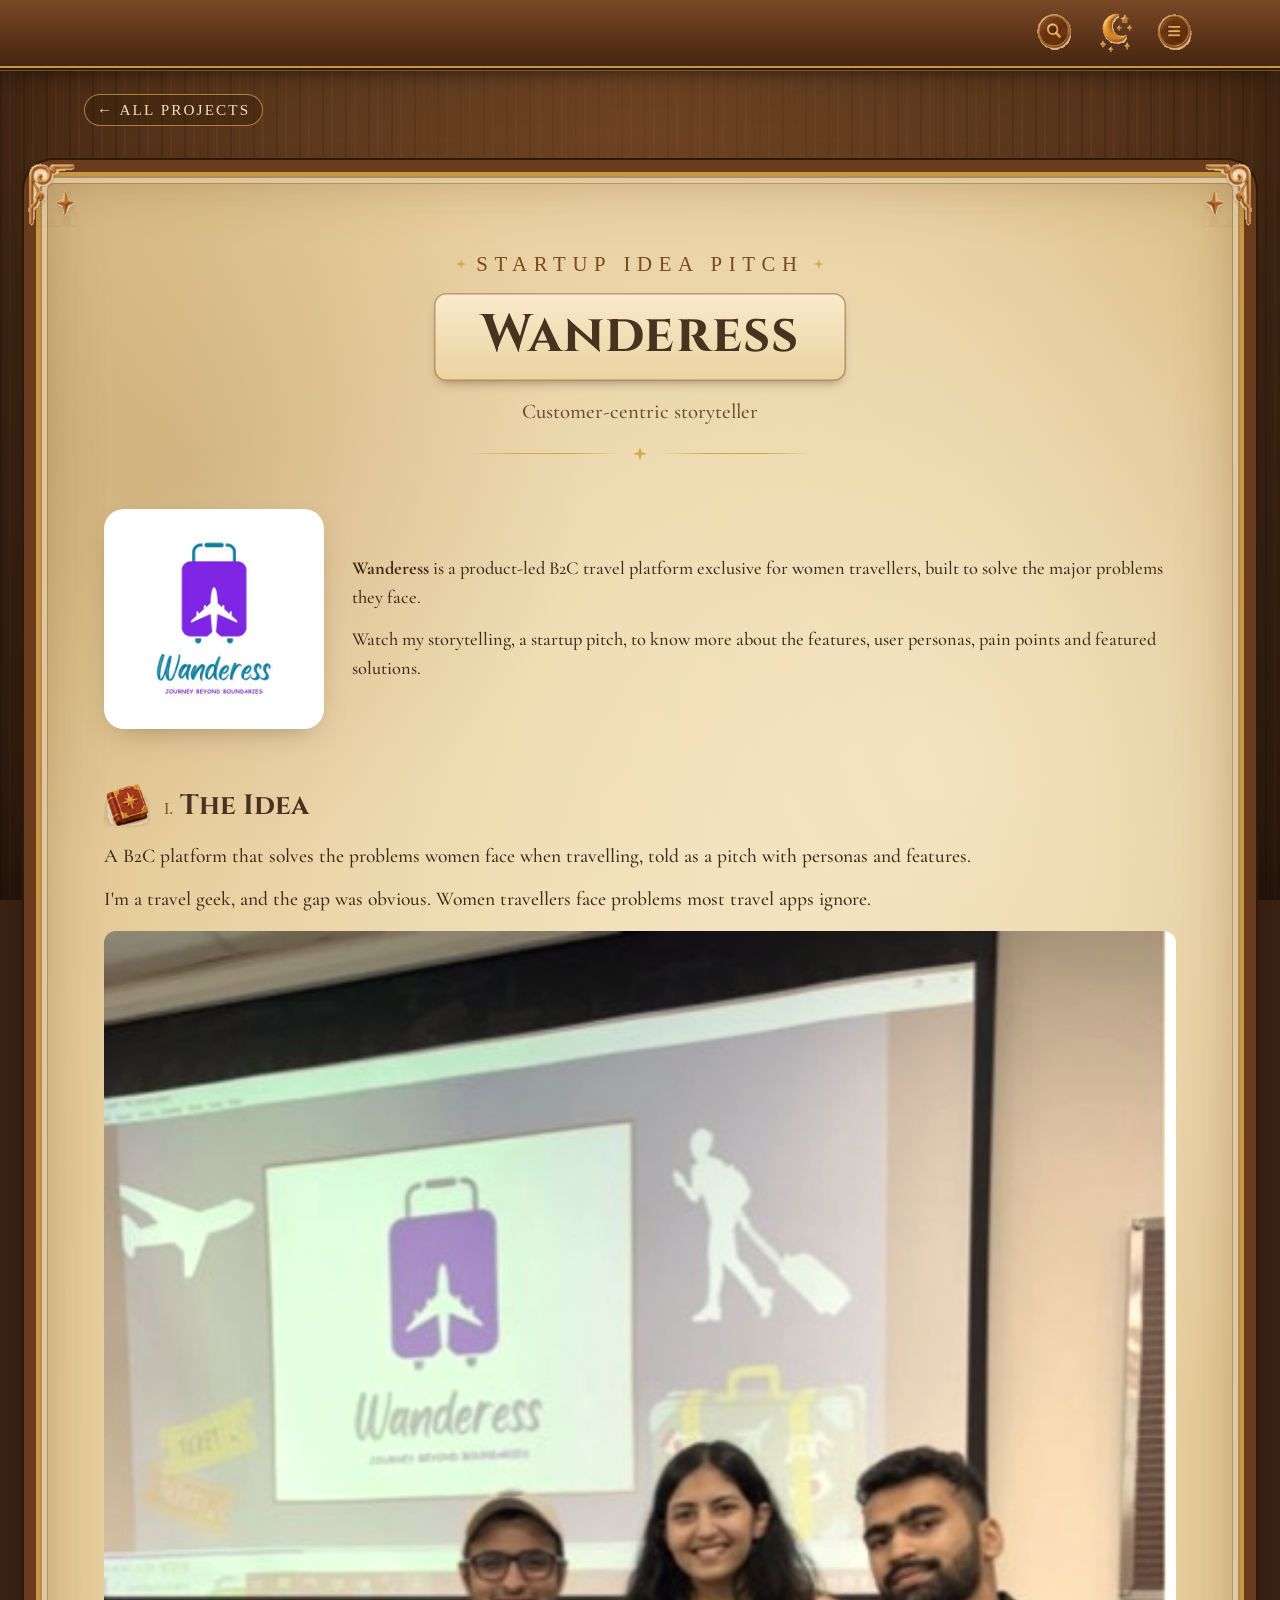
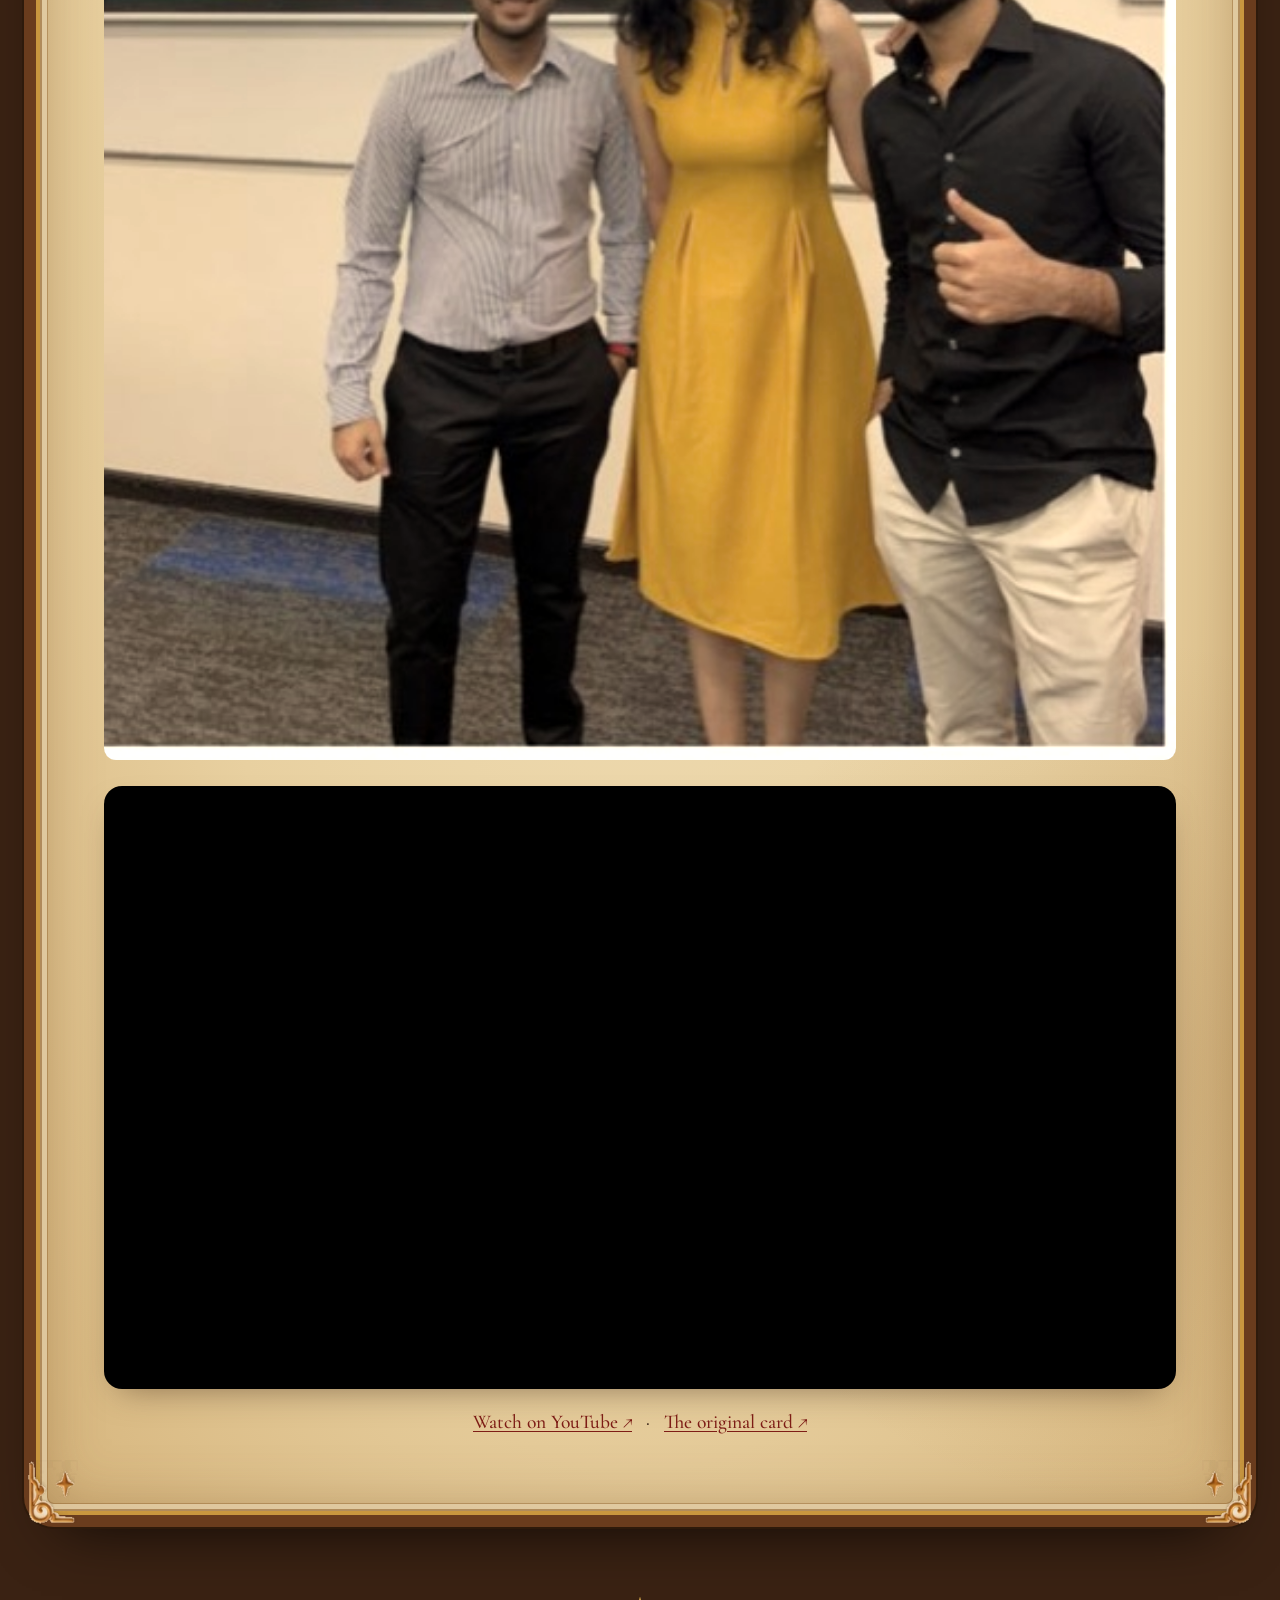
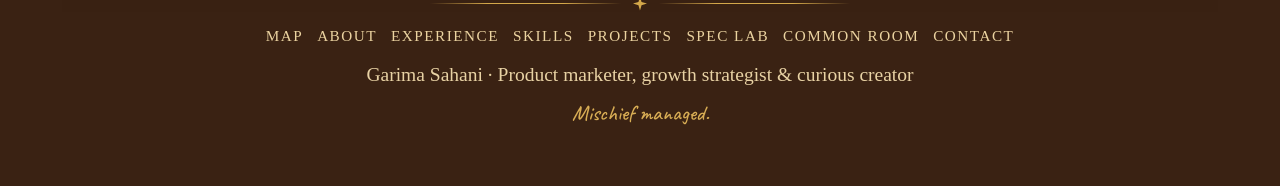
<file: wanderess.html>
<!doctype html>
<html lang="en">
<head>
<meta charset="utf-8">
<meta name="viewport" content="width=device-width,initial-scale=1">
<title>Wanderess · Garima Sahani</title>
<meta name="description" content="Wanderess, a product-led travel platform for women travellers, told as a startup pitch.">
<meta property="og:title" content="Wanderess · Garima Sahani">
<meta property="og:description" content="Products, brought to life. Users, enchanted to stay.">
<meta property="og:image" content="public/assets/icons/castle.png">
<link rel="icon" href="public/assets/icons/wand.png">
<script>try{if(localStorage.getItem('ma-theme')==='night')document.documentElement.setAttribute('data-theme','night')}catch(e){}</script>
<link rel="preconnect" href="https://fonts.googleapis.com"><link rel="preconnect" href="https://fonts.gstatic.com" crossorigin>
<link rel="stylesheet" href="https://fonts.googleapis.com/css2?family=Caveat:wght@400;600&family=Hanken+Grotesk:wght@400;500;600;700&family=Cinzel:wght@600;700&family=Cinzel+Decorative:wght@700&family=Cormorant+Garamond:ital,wght@0,500;0,600;0,700;1,500&family=IM+Fell+English&display=swap">
<link rel="stylesheet" href="assets/css/academy.css?v=83"><link rel="stylesheet" href="assets/css/sections.css?v=83"><link rel="stylesheet" href="assets/css/speclab.css?v=83">
<script src="assets/js/core.js?v=83" defer></script><script src="assets/js/home.js?v=83" defer></script>
</head>
<body data-page="case">
<a class="skip" href="#main">Skip to content</a>
<header class="nav" id="top">
  <div class="wrap">
    <a class="brand" href="index.html" aria-label="Garima Sahani, home"><img src="public/assets/icons/wand.png" alt=""><span>Garima Sahani</span></a>
    <ul class="links" id="links"><li><a href="index.html">Home</a></li><li><a href="about.html">About</a></li><li><a href="experience.html">Experience</a></li><li><a href="skills.html">Skills</a></li><li><a href="projects.html" aria-current="page">Projects</a></li><li><a href="spec-lab.html">Spec Lab</a></li><li><a href="common-room.html">Common Room</a></li><li><a href="contact.html">Contact</a></li></ul>
    <button class="navbtn" id="searchBtn" type="button" aria-label="Accio: search the site (press /)"><img src="public/assets/ornaments/search.png" alt=""></button>
    <button class="navbtn" id="themeBtn" type="button" aria-pressed="false" aria-label="Nox: darken the room, light it with your wand"><img src="public/assets/icons/moon.png" alt=""></button>
    <button class="navbtn" id="menuBtn" type="button" aria-expanded="false" aria-controls="links" aria-label="Menu"><img src="public/assets/ornaments/menu.png" alt=""></button>
  </div>
</header>

<main id="main">
  <div class="wrap roomtop"><a class="backmap" href="projects.html"><span aria-hidden="true">←</span> All projects</a></div>
  <section id="wanderess" aria-labelledby="wTitle">
    <div class="wrap">
      <header class="shead">
        <p class="label"><span class="star"></span>Startup Idea Pitch<span class="star"></span></p>
        <h2 id="wTitle">Wanderess</h2>
        <p>Customer-centric storyteller</p>
        <div class="orn" aria-hidden="true"><span class="star"></span></div>
      </header>
      <div class="wander">
        <img class="wlogo" src="public/assets/photos/wanderess-card.jpg" alt="Wanderess logo: a purple suitcase with an aeroplane, Journey beyond boundaries" width="260" height="260">
        <div class="wtext">
          <p><b>Wanderess</b> is a product-led B2C travel platform exclusive for women travellers, built to solve the major problems they face.</p>
          <p>Watch my storytelling, a startup pitch, to know more about the features, user personas, pain points and featured solutions.</p>
        </div>
      </div>
      <section class="cs" id="cs-idea">
        <h2><img src="public/assets/icons/spellbook.png" alt="" loading="lazy"><span><span class="n">I.</span> The Idea</span></h2>
        <p>A B2C platform that solves the problems women face when travelling, told as a pitch with personas and features.</p>
        <p>I'm a travel geek, and the gap was obvious. Women travellers face problems most travel apps ignore.</p>
        <div class="gallery"><figure class="photo"><img src="public/assets/photos/wanderess.jpg" alt="Garima with two classmates at the Wanderess pitch" loading="lazy"></figure></div>
      </section>
      <div class="wvideo"><iframe src="https://www.youtube-nocookie.com/embed/KYfrrYPDFfo" title="Wanderess startup pitch" loading="lazy" allow="accelerometer; encrypted-media; picture-in-picture; fullscreen" allowfullscreen></iframe></div>
      <p class="wlinks"><a class="doc-link" href="https://youtu.be/KYfrrYPDFfo" target="_blank" rel="noopener">Watch on YouTube ↗</a> · <a class="doc-link" href="https://super.page/garima-sahani/cards/72834" target="_blank" rel="noopener">The original card ↗</a></p>
    </div>
  </section>
</main>

<footer class="foot">
  <div class="orn" aria-hidden="true"><span class="star"></span></div>
  <nav class="footnav" aria-label="All rooms"><a href="index.html">Map</a><a href="about.html">About</a><a href="experience.html">Experience</a><a href="skills.html">Skills</a><a href="projects.html">Projects</a><a href="spec-lab.html">Spec Lab</a><a href="common-room.html">Common Room</a><a href="contact.html">Contact</a></nav>
  <p>Garima Sahani · Product marketer, growth strategist &amp; curious creator</p>
  <p>Mischief managed.</p>
</footer>

<div class="accio" id="accio" role="dialog" aria-modal="true" aria-labelledby="accioL">
  <div class="box"><label id="accioL" for="accioQ">Accio…</label><input id="accioQ" type="search" placeholder="a project, a brand, a skill" autocomplete="off"><ul id="accioOut"></ul></div>
</div>
</body>
</html>
</file>
<file: assets/css/academy.css>
/* Magical Academy design system: tokens, type, parchment, ornaments, shared components */
:root{
  --red:#B82E24; --red-deep:#7E1D16;
  --gold:#D4A84A; --gold-soft:#E9CF8E; --gold-text:#7A5716;
  --green:#3B6B4F; --blue:#3A5BA9; --plum:#6C4BA6;
  --brown:#6B4A2F; --brown-deep:#4A3220; --ink:#3E2A1A;
  --parch:#F6E8D6; --parch-2:#EEDCC0; --parch-3:#E4CCA6; --stone:#A8A39A;
  --display:'Cinzel',Georgia,serif;
  --serif:'Cormorant Garamond',Georgia,serif;
  --fell:'IM Fell English',Georgia,serif;
  --hand:'Caveat',cursive;
  --shadow:0 2px 0 rgba(255,255,255,.6) inset,0 10px 24px -12px rgba(74,50,32,.45);
  --clay:drop-shadow(0 10px 12px rgba(74,50,32,.28));
  --ease:cubic-bezier(.2,.8,.2,1);
  --wrap:1160px;
}
*{box-sizing:border-box}
html{scroll-behavior:smooth;-webkit-text-size-adjust:100%}
body{font-variant-ligatures:none;font-feature-settings:'liga' 0,'clig' 0,'dlig' 0,'calt' 0;margin:0;color:var(--ink);font:500 1.22rem/1.6 var(--serif);
  background-color:var(--parch);
  background-image:radial-gradient(ellipse at 50% 0,rgba(255,250,240,.7),transparent 60%),radial-gradient(ellipse at 50% 120%,rgba(180,130,70,.18),transparent 60%),url(../../public/assets/backgrounds/parchment.svg);
  background-attachment:fixed,fixed,scroll;overflow-x:hidden}
body::before{content:"";position:fixed;inset:0;pointer-events:none;z-index:1;box-shadow:inset 0 0 120px rgba(140,95,45,.22)}
img{max-width:100%;display:block}
a{color:var(--red-deep);text-underline-offset:3px}
h1,h2,h3{font-weight:700;color:var(--brown-deep);line-height:1.12;margin:0}
p{margin:0}
button{font:inherit;color:inherit}
:focus-visible{outline:3px solid var(--plum);outline-offset:3px;border-radius:6px}
.sr{position:absolute!important;width:1px;height:1px;overflow:hidden;clip:rect(0 0 0 0);white-space:nowrap}
.skip{position:absolute;left:12px;top:-60px;z-index:100;background:var(--brown);color:var(--parch);padding:8px 14px;border-radius:8px}
.skip:focus{top:12px}
.wrap{max-width:var(--wrap);margin:0 auto;padding:0 24px;position:relative;z-index:2}
.todo{font-family:var(--hand);font-size:1.1em;color:var(--plum);background:rgba(108,75,166,.08);border:1px dashed rgba(108,75,166,.45);padding:0 6px;border-radius:6px}

/* ornaments */
.orn{display:flex;align-items:center;gap:12px;color:var(--gold)}
.orn::before,.orn::after{content:"";height:1px;flex:1;background:linear-gradient(90deg,transparent,var(--gold) 30%,var(--gold) 70%,transparent)}
.star{width:14px;height:14px;flex:none;background:currentColor;clip-path:polygon(50% 0,61% 39%,100% 50%,61% 61%,50% 100%,39% 61%,0 50%,39% 39%)}
.label{font:400 .95rem/1 var(--fell);letter-spacing:.32em;text-transform:uppercase;color:var(--gold-text)}
.shead{text-align:center;max-width:760px;margin:0 auto 48px}
.shead .label{display:inline-flex;align-items:center;gap:10px}
.shead .label .star{width:10px;height:10px;color:var(--gold)}
.shead h2{font-family:var(--display);font-size:clamp(2rem,4.6vw,3.3rem);margin:14px 0 14px;letter-spacing:.01em}
.shead p{font-size:1.3rem;color:var(--brown)}
.shead .orn{max-width:340px;margin:18px auto 0}
.frame{position:relative;border:1.5px solid var(--gold);border-radius:18px;padding:6px}
.frame::after{content:"";position:absolute;inset:5px;border:1px solid rgba(212,168,74,.55);border-radius:13px;pointer-events:none}
.corners>i{position:absolute;width:56px;height:68px;background:url(../../public/assets/ornaments/corner.png) no-repeat center/contain;pointer-events:none;z-index:3}
.corners>i:nth-child(1){left:6px;top:6px}
.corners>i:nth-child(2){right:6px;top:6px;transform:scaleX(-1)}
.corners>i:nth-child(3){left:6px;bottom:6px;transform:scaleY(-1)}
.corners>i:nth-child(4){right:6px;bottom:6px;transform:scale(-1)}

/* clay objects */
.clay{filter:var(--clay);transition:transform .45s var(--ease),filter .45s}
.float{animation:float 6s ease-in-out infinite}
@keyframes float{50%{transform:translateY(-10px)}}

/* buttons: sculpted brown pill with antique-gold rim, like the kit's EXPLORE */
.btn{--b:var(--brown);display:inline-flex;align-items:center;gap:12px;padding:14px 28px;border-radius:999px;border:2.5px solid var(--gold);
  background:linear-gradient(180deg,#8A6240 0%,var(--b) 45%,#553822 100%);color:#F8E9C8;font:400 1rem/1 var(--fell);letter-spacing:.2em;text-transform:uppercase;text-decoration:none;cursor:pointer;
  box-shadow:inset 0 2px 0 rgba(255,235,190,.35),inset 0 -3px 0 rgba(0,0,0,.25),0 0 0 2px #8A6420,0 10px 20px -8px rgba(74,50,32,.6);transition:transform .25s var(--ease),box-shadow .25s}
.btn:hover{transform:translateY(-2px);box-shadow:inset 0 2px 0 rgba(255,235,190,.35),inset 0 -3px 0 rgba(0,0,0,.25),0 0 0 2px #8A6420,0 0 22px rgba(212,168,74,.55),0 14px 24px -8px rgba(74,50,32,.6)}
.btn:active{transform:translateY(1px)}
.btn .arr{transition:transform .25s}
.btn:hover .arr{transform:translateX(4px)}
.btn.ghost{background:rgba(255,248,236,.7);color:var(--brown-deep);box-shadow:inset 0 2px 0 #fff,0 0 0 2px rgba(138,100,32,.35),0 8px 16px -10px rgba(74,50,32,.5)}
.chip{display:inline-block;font:400 .78rem/1 var(--fell);letter-spacing:.18em;text-transform:uppercase;padding:6px 10px 5px;border-radius:999px;border:1px solid rgba(212,168,74,.8);color:var(--gold-text);background:rgba(255,250,240,.6)}

/* top navigation */
.nav{position:sticky;top:0;z-index:60;background:rgba(246,232,214,.92);backdrop-filter:blur(6px);-webkit-backdrop-filter:blur(6px);border-bottom:1.5px solid var(--gold);box-shadow:0 1px 0 #fff8,0 6px 18px -12px rgba(74,50,32,.5)}
.nav::after{content:"";position:absolute;left:0;right:0;bottom:-5px;height:1px;background:rgba(212,168,74,.5)}
.nav .wrap{display:flex;align-items:center;gap:18px;height:66px}
.brand{font-variant-ligatures:none;display:flex;align-items:center;gap:10px;text-decoration:none;color:var(--brown-deep);font:700 1.05rem/1 var(--display);margin-right:auto;white-space:nowrap}
.brand img{width:34px;height:34px;object-fit:contain;filter:drop-shadow(0 3px 3px rgba(74,50,32,.3))}
.links{display:flex;gap:2px;list-style:none;margin:0;padding:0}
.links a{display:block;padding:8px 10px;border-radius:999px;text-decoration:none;color:var(--brown);font:400 .98rem/1 var(--fell);letter-spacing:.06em;transition:background .2s,color .2s}
.links a:hover,.links a[aria-current]{background:rgba(212,168,74,.22);color:var(--brown-deep)}
.navbtn{width:42px;height:42px;border:0;padding:0;background:none;cursor:pointer;border-radius:50%;flex:none;display:grid;place-items:center}
.navbtn img{width:40px;height:40px;object-fit:contain;transition:transform .25s}
.navbtn:hover img{transform:scale(1.08) rotate(-4deg)}
#menuBtn{display:none}
@media (max-width:1080px){
  #menuBtn{display:grid}
  .links{position:absolute;top:66px;left:12px;right:12px;flex-direction:column;padding:10px;background:var(--parch);border:1.5px solid var(--gold);border-radius:16px;box-shadow:0 18px 30px -16px rgba(74,50,32,.6);display:none}
  .links.open{display:flex}
  .links a{padding:13px 14px;font-size:1.1rem}
  .brand span{display:none}
}

/* footer */
.foot{position:relative;z-index:2;text-align:center;padding:40px 24px 56px;color:var(--brown);font-family:var(--fell)}
.foot .orn{max-width:420px;margin:0 auto 16px}
.foot p+p{margin-top:6px;font-family:var(--hand);font-size:1.35rem;color:var(--gold-text)}

/* search (Accio) */
.accio{position:fixed;inset:0;z-index:80;background:rgba(62,42,26,.45);display:none;align-items:flex-start;justify-content:center;padding:12vh 16px 16px}
.accio.open{display:flex}
.accio .box{width:min(560px,100%);background:var(--parch) url(../../public/assets/backgrounds/parchment.svg);border:2px solid var(--gold);border-radius:18px;padding:18px;box-shadow:0 30px 60px -20px rgba(40,25,10,.6)}
.accio label{font:400 .9rem/1 var(--fell);letter-spacing:.2em;text-transform:uppercase;color:var(--gold-text)}
.accio input{width:100%;margin-top:10px;padding:12px 14px;font:500 1.25rem var(--serif);border:1.5px solid rgba(138,100,32,.5);border-radius:12px;background:#FFF9EE;color:var(--ink)}
.accio ul{list-style:none;margin:12px 0 0;padding:0;max-height:50vh;overflow:auto}
.accio li a{display:block;padding:9px 10px;border-radius:10px;text-decoration:none;color:var(--ink)}
.accio li a:hover,.accio li a:focus{background:rgba(212,168,74,.2)}
.accio li small{display:block;font-family:var(--fell);color:var(--gold-text);font-size:.85rem}

/* sparkles */
.spark{position:fixed;z-index:90;pointer-events:none;width:10px;height:10px;background:var(--gold);clip-path:polygon(50% 0,61% 39%,100% 50%,61% 61%,50% 100%,39% 61%,0 50%,39% 39%);animation:spark .8s ease-out forwards}
@keyframes spark{to{transform:translate(var(--dx),var(--dy)) scale(.2) rotate(120deg);opacity:0}}

/* night: the room goes dark and only the wand's light remains */
.darkness{position:fixed;inset:0;z-index:55;pointer-events:none;opacity:0;transition:opacity .5s;background:radial-gradient(circle 200px at var(--lx,50%) var(--ly,40%),rgba(255,200,110,.12) 0,rgba(20,12,4,.2) 55%,rgba(14,9,4,.93) 100%)}
:root[data-theme="night"] .darkness{opacity:1}
:root[data-theme="night"] .nav{background:rgba(42,28,16,.96);border-color:#8A6420}
:root[data-theme="night"] .nav .brand,:root[data-theme="night"] .links a{color:#F1DDB4}
.lumos-hint{position:fixed;left:50%;bottom:calc(18px + env(safe-area-inset-bottom,0px));transform:translateX(-50%);z-index:58;background:rgba(30,20,10,.88);color:#F1DDB4;font:1.25rem var(--hand);padding:6px 16px;border-radius:999px;display:none;white-space:nowrap;max-width:calc(100vw - 32px);overflow:hidden;text-overflow:ellipsis}
:root[data-theme="night"] .lumos-hint{display:block}

/* photos keep a warm storybook tone */
.photo img{filter:sepia(.28) saturate(.9) contrast(1.03)}

@media (prefers-reduced-motion:reduce){
  *,*::before,*::after{animation-duration:.01ms!important;animation-iteration-count:1!important;transition-duration:.01ms!important;scroll-behavior:auto!important}
}

/* gold clay frame: a sculpted, rounded gilt moulding around a vintage-toned photo */
.gframe{position:relative;margin:0;padding:11px;border-radius:24px;
  background:radial-gradient(circle at 30% 20%,#FFF1C4 0,rgba(255,241,196,0) 32%),linear-gradient(150deg,#F4D68C 0%,#D4A84A 38%,#B07F2C 68%,#E6C373 100%);
  box-shadow:inset 0 3px 2px rgba(255,248,220,.85),inset 0 -5px 7px rgba(105,66,14,.5),inset 3px 0 4px rgba(255,236,180,.45),inset -3px 0 5px rgba(120,80,20,.35),0 14px 22px -10px rgba(74,50,32,.6),0 2px 0 rgba(74,50,32,.15)}
.gframe::before{content:"";position:absolute;inset:5px;border-radius:19px;border:1.5px solid rgba(255,244,208,.55);box-shadow:inset 0 0 0 1px rgba(122,87,22,.25);pointer-events:none}
.gframe .gf-in{position:relative;display:block;border-radius:15px;overflow:hidden;box-shadow:0 0 0 2px #8A6420,inset 0 2px 6px rgba(0,0,0,.35)}
.gframe .gf-in::after{content:"";position:absolute;inset:0;pointer-events:none;border-radius:inherit;background:radial-gradient(ellipse at 50% 45%,transparent 55%,rgba(74,42,12,.42) 100%);box-shadow:inset 0 3px 8px rgba(40,24,6,.45)}
.gframe img{display:block;width:100%;height:auto;object-fit:cover;filter:sepia(.5) saturate(.78) contrast(1.06) brightness(.97)}
.gframe.oval,.gframe.oval::before,.gframe.oval .gf-in{border-radius:50%}
.gframe.oval img{aspect-ratio:1/1}
.gframe figcaption{font:1.3rem/1.1 var(--hand);text-align:center;color:var(--brown-deep);margin-top:10px}
.gframe .knob{position:absolute;width:16px;height:16px;border-radius:50%;background:radial-gradient(circle at 35% 30%,#FFF3C8,#D4A84A 55%,#8A6420);box-shadow:0 2px 3px rgba(74,50,32,.45)}

/* Wand cursor: the tip of the wand (top right) is the hotspot */
html,body,#lab,#lab *{cursor:url(../../public/assets/icons/wand-cursor.png) 35 14,auto}
a,button,summary,label,select,[role=button],[tabindex]:not([tabindex="-1"]),.book,.potion,.house,.orb,.hatbtn,.card,#lab button,#lab .ccard,#lab [onclick]{cursor:url(../../public/assets/icons/wand-cursor.png) 35 14,pointer}
input:not([type=range]):not([type=checkbox]):not([type=radio]):not([type=submit]),textarea{cursor:text}

/* subpages: a way back to the map, a next-room pager and the footer room list */
.roomtop{padding-top:22px}
.backmap{display:inline-block;font:400 .95rem var(--fell);letter-spacing:.14em;text-transform:uppercase;color:var(--gold-text);text-decoration:none;padding:6px 12px;border-radius:999px;border:1px solid rgba(212,168,74,.7);background:rgba(255,250,240,.6)}
.backmap:hover{background:rgba(212,168,74,.2)}
.roompager{margin:10px auto 70px}
.footnav{display:flex;flex-wrap:wrap;justify-content:center;gap:4px 14px;margin:0 auto 14px;max-width:760px}
.footnav a{color:var(--brown);font:400 .95rem var(--fell);letter-spacing:.1em;text-transform:uppercase;text-decoration:none}
.footnav a:hover{color:var(--red-deep);text-decoration:underline}
main>section:first-of-type{padding-top:50px}

/* ---------- the book: a desk, a leather nav, and every section a parchment page bound in leather ---------- */
body{background:#3A2213;background-image:radial-gradient(ellipse at 50% 0,rgba(140,90,50,.55),transparent 60%),radial-gradient(ellipse at 50% 120%,rgba(0,0,0,.45),transparent 60%),repeating-linear-gradient(90deg,rgba(0,0,0,.14) 0 2px,transparent 2px 9px,rgba(255,220,170,.04) 9px 11px,transparent 11px 23px),linear-gradient(180deg,#5A3519,#3A2213);background-attachment:fixed}
body::before{box-shadow:inset 0 0 160px rgba(0,0,0,.55)}
.nav{background:linear-gradient(180deg,#7A4826,#5A3318 60%,#45260F);border-bottom:2px solid #C9973F;box-shadow:0 2px 0 #2E1A0B,0 10px 20px -8px rgba(0,0,0,.6)}
.nav::after{background:rgba(201,151,63,.45)}
.nav .brand{color:#F3E0B5}
.links a{color:#EBD3A0}
.links a:hover,.links a[aria-current]{background:rgba(201,151,63,.25);color:#FFF1CF}
@media (max-width:1080px){.links{background:linear-gradient(180deg,#6A3C1D,#4B2A13);border-color:#C9973F}}
main>section{padding:46px 0}
main>section>.wrap,body[data-page=case] main>.wrap:not(.roomtop),.lost>div{max-width:calc(var(--wrap) + 40px);padding:clamp(40px,6vw,72px) clamp(20px,5vw,64px);border-radius:14px;
  background:radial-gradient(circle at 12% 10%,rgba(120,72,24,.16),transparent 14%),radial-gradient(circle at 90% 85%,rgba(120,72,24,.15),transparent 16%),radial-gradient(circle at 75% 20%,rgba(255,250,230,.4),transparent 28%),radial-gradient(ellipse at 50% 45%,#F3E2BC 0,#E8D0A0 60%,#D6B57D 100%);
  box-shadow:inset 0 0 0 2px rgba(138,90,38,.55),inset 0 0 0 7px rgba(243,226,188,.7),inset 0 0 0 8px rgba(138,90,38,.4),inset 0 0 60px rgba(110,66,22,.35),0 0 0 4px #C9973F,0 0 0 16px #6A3C1D,0 0 0 18px #2E1A0B,0 34px 60px -22px rgba(0,0,0,.85)}
main>section>.wrap::before,body[data-page=case] main>.wrap:not(.roomtop)::before,.lost>div::before{content:"";position:absolute;inset:-14px;pointer-events:none;z-index:4;
  background:url(../../public/assets/ornaments/corner.png) left top/52px auto no-repeat,url(../../public/assets/ornaments/corner-tr.png) right top/52px auto no-repeat}
main>section>.wrap::after,body[data-page=case] main>.wrap:not(.roomtop)::after,.lost>div::after{content:"";position:absolute;inset:-14px;pointer-events:none;z-index:4;
  background:url(../../public/assets/ornaments/corner-bl.png) left bottom/52px auto no-repeat,url(../../public/assets/ornaments/corner-br.png) right bottom/52px auto no-repeat}
@media (max-width:700px){main>section>.wrap{margin:0 14px;box-shadow:inset 0 0 0 2px rgba(138,90,38,.55),inset 0 0 60px rgba(110,66,22,.35),0 0 0 3px #C9973F,0 0 0 10px #6A3C1D,0 0 0 12px #2E1A0B,0 24px 40px -20px rgba(0,0,0,.85)}main>section>.wrap::before,main>section>.wrap::after{inset:-9px;background-size:36px auto}}
/* section titles read like the map's plaques */
.shead h2{display:table;margin-left:auto;margin-right:auto;font-family:var(--display);font-weight:700;letter-spacing:.02em;padding:.25em .9em .3em;border-radius:12px;background:linear-gradient(180deg,#F8EACB,#EBD3A0);box-shadow:inset 0 0 0 1.5px rgba(138,90,38,.55),0 6px 12px -6px rgba(60,30,8,.5)}
.shead .label{color:#7A4A1C}
/* things that sit on the desk, outside the pages */
.roomtop{padding-top:26px}
.backmap{color:#F3E0B5;border-color:rgba(201,151,63,.8);background:rgba(46,26,11,.35)}
.backmap:hover{background:rgba(201,151,63,.25)}
.roompager a{color:#F3E0B5}
.roompager .btn.ghost{background:linear-gradient(180deg,#F8EACB,#EBD3A0);color:#4A3220}
.foot{color:#E8D2A4}
.foot p+p{color:#D9AE55}
.footnav a{color:#EBD3A0}
.footnav a:hover{color:#fff}
body[data-page=case] main>.wrap:not(.roomtop){margin:40px auto}
.lost>div{position:relative}

/* the top bar holds only search, night mode and the menu; every room lives in the menu */
.nav .brand{display:none}
.nav .wrap{justify-content:flex-end}
#menuBtn{display:grid}
.links{position:absolute;top:calc(100% + 6px);right:12px;left:auto;width:min(290px,calc(100vw - 24px));flex-direction:column;gap:2px;padding:10px;border:1.5px solid #C9973F;border-radius:16px;
  background:linear-gradient(180deg,#6A3C1D,#4B2A13);box-shadow:0 18px 30px -16px rgba(0,0,0,.8);display:none}
.links.open{display:flex}
.links a{padding:11px 14px;font-size:1.05rem}

.soundtoggle{display:block;width:100%;text-align:left;border:0;background:none;padding:11px 14px;border-radius:999px;color:#EBD3A0;font:400 1.05rem/1 var(--fell);letter-spacing:.06em;cursor:pointer;border-top:1px solid rgba(201,151,63,.3);border-radius:0 0 12px 12px;margin-top:4px}
.soundtoggle:hover{background:rgba(201,151,63,.25);color:#FFF1CF}
@media (max-width:700px){body[data-page=case] main>.wrap:not(.roomtop){margin:24px 14px;box-shadow:inset 0 0 0 2px rgba(138,90,38,.55),inset 0 0 60px rgba(110,66,22,.35),0 0 0 3px #C9973F,0 0 0 10px #6A3C1D,0 0 0 12px #2E1A0B,0 24px 40px -20px rgba(0,0,0,.85)}body[data-page=case] main>.wrap:not(.roomtop)::before,body[data-page=case] main>.wrap:not(.roomtop)::after{inset:-9px;background-size:36px auto}}
</file>
<file: assets/css/landing.css>
/* Landing: the wax-sealed cover, then the opened map filling the screen. Nothing else. */
body[data-page=home]{overflow:hidden;height:100vh;height:100dvh}
body[data-page=home]::before{display:none}

/* the top bar floats over the map: search, night and the menu, nothing more */
body[data-page=home] .nav{position:fixed;left:auto;right:0;top:0;background:none;border:0;box-shadow:none;z-index:70}
body[data-page=home] .nav::after{display:none}
body[data-page=home] .nav .wrap{max-width:none;height:auto;padding:14px 16px;gap:10px}

/* ---------- the map: one parchment sheet filling the screen, built from the illustrated pieces ---------- */
.world{position:fixed;top:0;right:0;bottom:0;left:0;overflow:hidden;--u:10px;
  background:radial-gradient(circle at 14% 22%,rgba(140,88,32,.16) 0,transparent 13%),radial-gradient(circle at 86% 76%,rgba(140,88,32,.15) 0,transparent 15%),radial-gradient(circle at 70% 30%,rgba(255,248,225,.35) 0,transparent 30%),
    radial-gradient(ellipse at 50% 48%,#EDCD92 0,#E2BB78 45%,#CFA060 78%,#A9763A 100%),url(../../public/assets/backgrounds/parchment.svg)}
/* worn edges, a drawn border and the old fold */
.world::before{content:"";position:absolute;top:0;right:0;bottom:0;left:0;pointer-events:none;z-index:1;box-shadow:inset 0 0 120px rgba(110,62,18,.55),inset 0 0 30px rgba(90,50,14,.4)}
.world::after{content:"";position:absolute;top:14px;right:14px;bottom:14px;left:14px;pointer-events:none;z-index:1;border:2px solid rgba(92,58,24,.55);box-shadow:inset 0 0 0 4px rgba(240,215,163,.4),inset 0 0 0 5px rgba(92,58,24,.35);border-radius:6px;
  background:linear-gradient(90deg,transparent calc(50% - 1px),rgba(110,70,28,.18) 50%,rgba(255,245,220,.25) calc(50% + 2px),transparent calc(50% + 5px))}
.paths{position:absolute;top:0;left:0;width:100%;height:100%;z-index:2;pointer-events:none;overflow:visible}
.paths path{fill:none;stroke:#5A3416;stroke-width:calc(var(--u) * .32);stroke-linecap:round;stroke-dasharray:0 calc(var(--u) * 1.1);opacity:.75}
.mapworld{position:absolute;top:0;right:0;bottom:0;left:0;z-index:3}
.el{position:absolute;display:block;width:calc(var(--u) * var(--s));transform:translate(-50%,-50%);z-index:var(--z,1)}
.el img{display:block;width:100%;height:auto}
.el.deco{pointer-events:none}
.el.tree img{filter:drop-shadow(0 calc(var(--u) * .3) calc(var(--u) * .25) rgba(70,40,10,.3))}
.el.float img{animation:float 6s ease-in-out var(--d,0s) infinite}
.el.fly img{animation:fly 9s ease-in-out infinite}
@keyframes fly{25%{transform:translate(4%,-10%) rotate(-3deg)}50%{transform:translate(8%,0) rotate(0)}75%{transform:translate(4%,8%) rotate(3deg)}}
.el.cloud img{animation:drift 26s ease-in-out infinite alternate}
@keyframes drift{to{transform:translateX(12%)}}
/* places: lift and glow under the wand */
a.el{text-decoration:none;z-index:6;transition:filter .3s}
a.el img{transition:transform .35s var(--ease),filter .35s;filter:drop-shadow(0 calc(var(--u) * .5) calc(var(--u) * .5) rgba(70,40,10,.35))}
a.el:hover img,a.el:focus-visible img{transform:translateY(calc(var(--u) * -.6)) scale(1.04);filter:drop-shadow(0 0 calc(var(--u) * 1.2) rgba(255,214,110,.95)) drop-shadow(0 calc(var(--u) * .8) calc(var(--u) * .6) rgba(70,40,10,.35))}
a.el:focus-visible{outline:none}
/* a sign for the place the pieces don't name, shaped like the pieces' own scrolls */
.scrollsign{position:relative;display:block;width:calc(var(--u) * 14.5);aspect-ratio:245/81;margin:calc(var(--u) * -1.6) auto 0;text-align:center;background:url(../../public/assets/map/els/scroll.png) center/100% 100% no-repeat;filter:drop-shadow(0 calc(var(--u) * .3) calc(var(--u) * .3) rgba(70,40,10,.35));display:flex;flex-direction:column;align-items:center;justify-content:center;padding-bottom:calc(var(--u) * .3)}
.scrollsign b{display:block;font:600 calc(var(--u) * 1.12)/1.15 'Palatino Linotype',Palatino,'Book Antiqua','URW Palladio L',Georgia,serif;color:#33200F;white-space:nowrap}
.scrollsign i{display:block;font:400 calc(var(--u) * .95)/1.2 'Palatino Linotype',Palatino,'Book Antiqua','URW Palladio L',Georgia,serif;font-style:normal;color:#4A3018;white-space:nowrap}
/* the places rise onto the map one after another when it opens */
.world.rise a.el{animation:rise .7s cubic-bezier(.3,1.5,.5,1) both;animation-delay:calc(var(--i) * .16s + .2s)}
@keyframes rise{from{opacity:0;transform:translate(-50%,-30%) scale(.6)}to{opacity:1;transform:translate(-50%,-50%) scale(1)}}
@media (prefers-reduced-motion:reduce){.el img{animation:none!important}.world.rise a.el{animation:none}}

/* ---------- the cover ---------- */
.door{display:none}
html.door-on .door{display:flex}
.door{position:fixed;top:0;right:0;bottom:0;left:0;z-index:200;flex-direction:column;align-items:center;justify-content:center;gap:8px;overflow:hidden;transition:opacity .9s ease,visibility 0s linear .9s}
.coverfill{position:absolute;top:-40px;right:-40px;bottom:-40px;left:-40px;background:url(../../public/assets/map/cover.jpg) center/cover;filter:blur(30px) brightness(.5);transform:scale(1.1);transition:opacity 1.2s ease .6s}
.door.opening .coverfill{opacity:0}
.door.gone{opacity:0;visibility:hidden}
.door-dust{position:absolute;top:0;right:0;bottom:0;left:0;pointer-events:none}
.door-dust i{position:absolute;width:var(--s,4px);height:var(--s,4px);border-radius:50%;background:radial-gradient(circle,#FFE7A8,rgba(212,168,74,0) 70%);opacity:0;animation:dust var(--d,9s) linear var(--t,0s) infinite}

.book{position:relative;height:80vh;width:calc(80vh * 496 / 818);height:min(86vh,calc(94vw * 818 / 496));height:min(86dvh,calc(94vw * 818 / 496));aspect-ratio:496/818;perspective:2400px;flex:none}
.half{position:absolute;top:0;bottom:0;width:50%;transform-style:preserve-3d;transition:transform 1.6s cubic-bezier(.6,0,.25,1) .35s,opacity .5s ease 1.15s}
.half.l{left:0;transform-origin:0 50%}
.half.r{right:0;transform-origin:100% 50%}
.half .cv{position:absolute;top:0;bottom:0;left:0;width:200%;overflow:hidden;container-type:inline-size}
.half.r .cv{left:-100%}
.half.l .cv{clip-path:inset(0 50% 0 0)}
.half.r .cv{clip-path:inset(0 0 0 50%)}
.book{filter:drop-shadow(0 30px 40px rgba(0,0,0,.6))}
.cv>img{position:absolute;top:0;right:0;bottom:0;left:0;width:100%;height:100%;display:block}
.cv .rib{position:absolute;top:0;right:0;bottom:0;left:0;width:100%;height:100%}
.cv .rib .edge{fill:none;stroke:rgba(110,66,26,.45);stroke-width:1.6}
.cv .rib text{font:700 19.5px 'Cinzel',var(--serif);letter-spacing:.04em;fill:#4A2A12}
.cv .ttl{position:absolute;left:0;right:0;top:25.4%;margin:0;text-align:center;color:#5A3416;font-family:'Cinzel',var(--serif);text-shadow:0 1px 0 rgba(255,236,200,.75),0 -1px 0 rgba(70,36,10,.35)}
.cv .ttl b{display:block;font-weight:700;font-size:3.6vh;font-size:7.4cqw;line-height:1;letter-spacing:.01em}
.cv .ttl span{display:block;font:600 1.7vh/1.2 'Cinzel',var(--serif);font-size:3.4cqw;letter-spacing:.3em;margin:.25em 0 .1em}
.cv .ttl span::before,.cv .ttl span::after{content:"—";letter-spacing:0;margin:0 .35em;opacity:.7}
/* the seal is part of the art; this invisible button sits on it */
.wax{position:absolute;left:50%;top:51.5%;width:26%;aspect-ratio:1;transform:translate(-50%,-50%);border:0;border-radius:50%;background:none;padding:0;z-index:5;cursor:pointer;animation:sealpulse 2.2s ease-in-out infinite}
@keyframes sealpulse{50%{box-shadow:0 0 0 8px rgba(255,214,140,.16),0 0 40px rgba(255,200,110,.6)}}
.wax:focus-visible{outline:3px solid #FFE7A8;outline-offset:4px}
.wandhint{position:absolute;z-index:6;left:58%;top:52%;width:20%;pointer-events:none;filter:drop-shadow(0 8px 8px rgba(0,0,0,.5));transform-origin:20% 80%;animation:wandtap 2.2s ease-in-out infinite}
@keyframes wandtap{0%,100%{transform:translate(30%,30%) rotate(8deg)}40%{transform:translate(0,0) rotate(-6deg)}50%{transform:translate(-4%,-4%) rotate(-10deg)}}
.door-hint{position:relative;z-index:2;font:1.7rem/1 var(--hand);color:#FBEFD0;text-shadow:0 1px 6px rgba(20,10,4,.8);transition:opacity .4s}
.doorskip{position:relative;z-index:2;border:0;background:none;color:#F3E3BC;font:400 .95rem var(--fell);letter-spacing:.18em;text-transform:uppercase;text-decoration:underline;text-underline-offset:4px;cursor:pointer;transition:opacity .4s}

.door.opening .half.l{transform:rotateY(-150deg);opacity:0}
.door.opening .half.r{transform:rotateY(150deg);opacity:0}
.door.opening .wax{animation:none;opacity:0}
.door.opening .wandhint,.door.opening .door-hint,.door.opening .doorskip{opacity:0;transition:opacity .3s}
.door.opening{pointer-events:none}

@media (prefers-reduced-motion:reduce){.wax,.wandhint{animation:none}}
@keyframes dust{0%{transform:translateY(20px);opacity:0}20%{opacity:.9}100%{transform:translate(var(--x,20px),-220px);opacity:0}}

/* browsers with aspect-ratio size the book and the tall-screen map from their height alone */
@supports (aspect-ratio:1){.book{width:auto}@media (max-aspect-ratio:1/1){.worldstage .artmap{width:auto}}}

/* live text on the ribbon (the ribbon art itself is blank) */
.bantext{position:absolute;top:0;left:0;width:100%;height:100%;overflow:visible}
.bantext text{font:700 19px 'Cinzel',var(--serif);letter-spacing:.04em;fill:#5A3416;paint-order:stroke;stroke:rgba(255,240,205,.45);stroke-width:.6px}
/* tall (phone) map: the sign matches the larger library scroll */
@media (max-aspect-ratio:21/20){.scrollsign{width:calc(var(--u) * 17)}.scrollsign b{font-size:calc(var(--u) * 1.3)}.scrollsign i{font-size:calc(var(--u) * 1.05)}}
</file>
<file: assets/css/sections.css>
/* Home sections, case study and 404 */
section{position:relative;z-index:2;padding:110px 0}
section[id]{scroll-margin-top:70px}

/* I. The Entrance */
.hero{padding:28px 0 60px}
.gate{position:relative;margin:0 auto;max-width:var(--wrap);padding:16px}
.gate .frame{border-width:2px;border-radius:26px;padding:clamp(28px,5vw,64px) clamp(20px,5vw,64px) clamp(36px,5vw,64px);background:radial-gradient(ellipse at 70% 40%,rgba(255,236,190,.65),transparent 60%),rgba(255,250,242,.35);overflow:hidden}
.gate .frame::after{inset:8px;border-radius:19px}
.hero-grid{display:grid;grid-template-columns:1.25fr .75fr;gap:24px;align-items:center;position:relative;z-index:2}
.hero .kicker{display:inline-flex;align-items:center;gap:10px}
.hero h1{font-family:var(--display);font-size:clamp(2rem,4.2vw,3.7rem);line-height:1.08;margin:18px 0 22px;color:var(--brown-deep);letter-spacing:-.005em}
.hero h1 span{display:block}
.hero h1 span+span{color:var(--red-deep)}
.hero .sub{font-size:clamp(1.25rem,2vw,1.5rem);color:var(--brown);max-width:30em;font-style:italic}
.hero .me{margin-top:20px;font:1.75rem/1.2 var(--hand);color:var(--brown-deep)}
.hero .ctas{display:flex;flex-wrap:wrap;gap:14px;margin-top:30px}
.scene{position:relative;aspect-ratio:1/1;max-width:480px;width:100%;margin:0 auto}
.scene .glow{position:absolute;inset:8%;border-radius:50%;background:radial-gradient(circle,rgba(255,226,150,.85),rgba(255,226,150,0) 65%)}
.scene .castle{position:absolute;left:50%;top:50%;width:58%;transform:translate(-50%,-46%)}
.scene .castle img{width:100%;image-rendering:auto}
.scene .bit{position:absolute;width:var(--w,18%)}
.scene .bit img{width:100%}
.scene .hill{position:absolute;left:14%;right:14%;bottom:17%;height:12%;border-radius:50%;background:radial-gradient(ellipse at 50% 30%,rgba(107,74,47,.22),transparent 70%)}
.dust{position:absolute;inset:0;pointer-events:none;z-index:1;overflow:hidden}
.dust i{position:absolute;width:var(--s,4px);height:var(--s,4px);border-radius:50%;background:radial-gradient(circle,#FFE7A8,rgba(212,168,74,0) 70%);opacity:0;animation:dust var(--d,9s) linear var(--t,0s) infinite}
@keyframes dust{0%{transform:translateY(20px);opacity:0}20%{opacity:.9}100%{transform:translate(var(--x,20px),-220px);opacity:0}}
.trail{position:fixed;inset:0;z-index:70;pointer-events:none}
.trail path{fill:none;stroke:var(--gold);stroke-width:4;stroke-linecap:round;filter:drop-shadow(0 0 6px rgba(255,210,120,.9))}
@media (max-width:860px){.hero-grid{grid-template-columns:1fr}.scene{max-width:340px;order:-1;margin-bottom:-10px}}

/* II. The map */
.mapwrap{position:relative;max-width:1040px;margin:0 auto}
.mapsheet{position:relative;aspect-ratio:1000/620;border-radius:10px;background:linear-gradient(180deg,rgba(234,208,160,.55),rgba(225,196,148,.6)),url(../../public/assets/backgrounds/parchment.svg);
  box-shadow:inset 0 0 70px rgba(130,85,40,.35),0 24px 40px -24px rgba(74,50,32,.6);border:1px solid rgba(138,100,32,.4)}
.mapsheet::before{content:"";position:absolute;inset:0;background:linear-gradient(90deg,transparent 33.1%,rgba(110,70,30,.12) 33.3%,transparent 33.6%,transparent 66.4%,rgba(110,70,30,.12) 66.6%,transparent 66.9%);pointer-events:none}
.mapsheet svg{position:absolute;inset:0;width:100%;height:100%}
.mapsheet .walls{fill:none;stroke:rgba(74,50,32,.45);stroke-width:2;stroke-dasharray:2 6}
.mapsheet .road{fill:none;stroke:rgba(122,87,22,.45);stroke-width:3;stroke-dasharray:1 10;stroke-linecap:round;transition:stroke .3s,stroke-width .3s}
.mapsheet .road.lit{stroke:var(--gold);stroke-width:5;filter:drop-shadow(0 0 4px rgba(255,210,110,.9));animation:march 1.2s linear infinite}
@keyframes march{to{stroke-dashoffset:-22}}
.mapsheet .you{font:400 20px var(--hand);fill:var(--brown-deep);text-anchor:middle}
.mapsheet .scrawl{font:400 17px var(--fell);fill:rgba(74,50,32,.55);font-style:italic;text-anchor:middle}
.place{position:absolute;transform:translate(-50%,-50%);display:flex;flex-direction:column;align-items:center;text-decoration:none;color:var(--brown-deep);width:18%;text-align:center}
.place img{width:clamp(48px,8vw,92px);transition:transform .35s var(--ease),filter .35s}
.place b{font-variant-ligatures:none;display:block;margin-top:4px;font:700 clamp(.62rem,1.2vw,.9rem)/1.15 var(--display);background:rgba(250,240,222,.85);border:1px solid rgba(212,168,74,.8);border-radius:6px;padding:4px 8px}
.place:hover img,.place:focus-visible img{transform:translateY(-8px) scale(1.06);filter:drop-shadow(0 0 14px rgba(255,210,110,.9)) drop-shadow(0 12px 10px rgba(74,50,32,.3))}
.tip{position:absolute;bottom:calc(100% + 6px);left:50%;transform:translate(-50%,6px);width:max-content;max-width:220px;background:var(--brown-deep);color:#F8E9C8;font:500 1rem/1.3 var(--serif);padding:8px 12px;border-radius:10px;opacity:0;pointer-events:none;transition:opacity .25s,transform .25s;z-index:4}
.tip::after{content:"";position:absolute;left:50%;top:100%;border:7px solid transparent;border-top-color:var(--brown-deep);transform:translateX(-50%)}
.tip em{display:block;font:400 .8rem var(--fell);letter-spacing:.14em;text-transform:uppercase;color:var(--gold-soft);font-style:normal}
.place:hover .tip,.place:focus-visible .tip{opacity:1;transform:translate(-50%,0)}
.maplist{display:none;list-style:none;margin:0;padding:0;gap:12px}
.maplist a{display:flex;gap:14px;align-items:center;padding:12px 14px;border-radius:16px;background:rgba(255,250,240,.75);border:1.5px solid rgba(212,168,74,.7);text-decoration:none;color:var(--ink);box-shadow:var(--shadow)}
.maplist img{width:56px;height:56px;object-fit:contain;flex:none}
.maplist b{display:block;font:700 1rem var(--display);color:var(--brown-deep)}
.maplist span{font-size:1.05rem;color:var(--brown)}
@media (max-width:700px){.mapsheet{display:none}.maplist{display:grid}}

/* III. Sorting hat */
.sorting{display:grid;grid-template-columns:.9fr 1.1fr;gap:56px;align-items:start}
.hatbox{position:sticky;top:96px;text-align:center}
.hatbtn{border:0;background:none;padding:0;cursor:pointer;position:relative;display:block;margin:0 auto;width:min(340px,80%)}
.hatbtn .halo{position:absolute;inset:-6% -6% 0;border-radius:50%;background:radial-gradient(circle,rgba(255,226,150,.8),transparent 62%);opacity:.75;transition:opacity .4s}
.hatbtn img{position:relative;width:100%}
.hatbtn:hover img{transform:rotate(-4deg) translateY(-6px)}
.hatbtn.talk img{animation:mumble .32s ease-in-out infinite alternate}
@keyframes mumble{to{transform:rotate(3deg) scaleY(1.03)}}
.hatsay{margin-top:18px;font:1.6rem/1.25 var(--hand);color:var(--brown-deep);min-height:2.6em}
.hatsay b{color:var(--red)}
.houses{display:grid;grid-template-columns:repeat(4,1fr);gap:10px;margin-top:18px}
.house{border:0;background:none;padding:6px 2px;cursor:pointer;border-radius:14px;transition:background .3s,transform .3s}
.house img{width:100%;max-width:110px;margin:0 auto;transition:transform .4s var(--ease),filter .4s}
.house span{display:block;font:400 .8rem/1.2 var(--fell);letter-spacing:.14em;text-transform:uppercase;color:var(--gold-text);margin-top:4px}
.house:hover img{transform:translateY(-4px)}
.house[aria-pressed="true"]{background:rgba(212,168,74,.18)}
.house[aria-pressed="true"] img{transform:translateY(-6px) scale(1.06);filter:drop-shadow(0 0 14px rgba(255,210,110,.95)) var(--clay)}
.verdict{margin-top:16px;padding:18px 20px;border-radius:16px;background:rgba(255,250,240,.8);border:1.5px solid var(--gold);text-align:left;box-shadow:var(--shadow)}
.verdict h3{font:700 1.3rem var(--display);color:var(--hc,var(--brown-deep))}
.verdict p{margin-top:6px}
.verdict .proof{font-style:italic;color:var(--brown)}
.story{display:grid;gap:18px}
.story article{position:relative;padding:22px 26px 22px 72px;border-radius:18px;background:rgba(255,250,242,.7);border:1px solid rgba(212,168,74,.6);box-shadow:var(--shadow)}
.story article img{position:absolute;left:14px;top:18px;width:44px}
.story h3{font:400 1.05rem/1 var(--fell);letter-spacing:.2em;text-transform:uppercase;color:var(--gold-text);margin-bottom:8px}
@media (max-width:900px){.sorting{grid-template-columns:1fr;gap:36px}.hatbox{position:static}}

/* IV. Library */
.shelf{position:relative;padding:34px 30px 0;border-radius:22px 22px 8px 8px;background:linear-gradient(180deg,#7A5434,#5C3D24);box-shadow:inset 0 3px 0 rgba(255,220,170,.25),inset 0 -10px 30px rgba(0,0,0,.25),0 30px 40px -24px rgba(50,30,15,.7)}
.shelf::after{content:"";position:absolute;left:-8px;right:-8px;bottom:-16px;height:22px;border-radius:8px;background:linear-gradient(180deg,#8A6240,#5B3B22);box-shadow:inset 0 2px 0 rgba(255,220,170,.35),0 12px 16px -8px rgba(40,25,10,.6)}
.books{display:flex;align-items:flex-end;gap:clamp(6px,1.4vw,16px);overflow-x:auto;padding:10px 4px 0;perspective:900px;scrollbar-width:thin}
.books>:first-child{margin-left:auto}.books>:last-child{margin-right:auto}
.book{--c:var(--red);flex:0 1 112px;min-width:64px;height:var(--h,300px);border:0;padding:16px 6px;cursor:pointer;border-radius:8px 8px 3px 3px;position:relative;transform-origin:50% 100%;
  background:linear-gradient(90deg,rgba(0,0,0,.28),rgba(255,255,255,.12) 18%,rgba(255,255,255,0) 40%,rgba(0,0,0,.18) 88%,rgba(0,0,0,.35)),var(--c);
  box-shadow:inset 0 2px 0 rgba(255,255,255,.25),0 8px 10px -4px rgba(0,0,0,.45);transition:transform .45s var(--ease),box-shadow .45s;color:#F6DFA4;display:flex;flex-direction:column;align-items:center;justify-content:space-between}
.book::before,.book::after{content:"";position:absolute;left:0;right:0;height:7px;background:linear-gradient(180deg,#F0D48A,#B8862E);box-shadow:0 1px 1px rgba(0,0,0,.3)}
.book::before{top:30px}.book::after{bottom:30px}
.book .t{font-variant-ligatures:none;writing-mode:vertical-rl;transform:rotate(180deg);font:700 clamp(.9rem,1.4vw,1.1rem)/1 var(--display);letter-spacing:.06em;text-shadow:0 1px 0 rgba(0,0,0,.45);margin:auto 0;max-height:72%;overflow:hidden}
.book .s{width:16px;height:16px;background:#F0D48A;clip-path:polygon(50% 0,61% 39%,100% 50%,61% 61%,50% 100%,39% 61%,0 50%,39% 39%);margin-top:10px}
.book .n{font:400 .8rem var(--fell);margin-bottom:10px;opacity:.85}
.book:hover,.book:focus-visible{transform:rotateX(-12deg) translateY(-14px);box-shadow:inset 0 2px 0 rgba(255,255,255,.25),0 22px 18px -8px rgba(0,0,0,.5)}
.book[aria-expanded="true"]{transform:translateY(-22px);box-shadow:0 0 0 3px var(--gold),0 0 26px rgba(255,210,110,.7)}
.shelf .deco{flex:none;align-self:flex-end;width:90px;margin-left:10px}
.page{margin-top:48px;position:relative;border-radius:6px 22px 22px 6px;background:#FBF1E1 url(../../public/assets/backgrounds/parchment.svg);border:1.5px solid rgba(212,168,74,.8);box-shadow:inset 18px 0 24px -18px rgba(107,74,47,.45),0 24px 40px -26px rgba(74,50,32,.6);padding:34px clamp(22px,4vw,48px);transform-origin:left center}
.page.turn{animation:open .6s var(--ease)}
@keyframes open{from{transform:perspective(1200px) rotateY(-24deg);opacity:0}}
.page .grid{display:grid;grid-template-columns:1.3fr 1fr;gap:36px}
.page h3{font:700 clamp(1.6rem,3vw,2.2rem) var(--display)}
.page .role{font:400 1.05rem var(--fell);letter-spacing:.12em;text-transform:uppercase;color:var(--gold-text);margin-top:8px}
.page h4{font:400 .95rem/1 var(--fell);letter-spacing:.22em;text-transform:uppercase;color:var(--red-deep);margin:22px 0 10px}
.page ul{margin:0;padding-left:1.1em}
.page li{margin:6px 0}
.page li::marker{color:var(--gold)}
.impact{display:grid;gap:10px}
.impact div{padding:12px 16px;border-radius:12px;background:rgba(255,255,255,.55);border-left:4px solid var(--gold);font-weight:600}
.tags{display:flex;flex-wrap:wrap;gap:8px}
@media (max-width:800px){.page .grid{grid-template-columns:1fr;gap:4px}.book{--h:240px!important}.shelf{padding:24px 14px 0}.shelf .deco{display:none}}

/* V. Potions */
.potshelf{position:relative;display:grid;grid-template-columns:repeat(9,1fr);gap:8px;align-items:end;padding:0 18px 22px}
.potshelf::after{content:"";position:absolute;left:0;right:0;bottom:0;height:24px;border-radius:8px;background:linear-gradient(180deg,#8A6240,#5B3B22);box-shadow:inset 0 2px 0 rgba(255,220,170,.35),0 16px 20px -10px rgba(40,25,10,.6)}
.potion{border:0;background:none;padding:0 0 4px;cursor:pointer;position:relative;z-index:1;display:flex;flex-direction:column;align-items:center;gap:8px}
.potion img{width:100%;max-width:96px;height:auto;filter:var(--tint,saturate(1)) var(--clay);transition:transform .45s var(--ease),filter .45s}
.potion span{font:400 .78rem/1.15 var(--fell);letter-spacing:.06em;color:var(--brown-deep);text-align:center;min-height:2.3em}
.potion:hover img{transform:translateY(-8px) rotate(-3deg)}
.potion[aria-pressed="true"] img{transform:translateY(-12px);filter:var(--tint,saturate(1)) drop-shadow(0 0 16px var(--pc)) drop-shadow(0 0 30px var(--pc));animation:bubble 1.6s ease-in-out infinite}
@keyframes bubble{50%{transform:translateY(-16px) rotate(2deg)}}
.potcard{margin-top:44px;display:grid;grid-template-columns:auto 1fr 1fr;gap:28px;padding:30px;border-radius:22px;background:rgba(255,250,242,.82);border:1.5px solid var(--gold);box-shadow:var(--shadow);align-items:start}
.potcard.turn{animation:rise .5s var(--ease)}
@keyframes rise{from{opacity:0;transform:translateY(14px)}}
.potcard .big{width:110px;filter:var(--tint,saturate(1)) drop-shadow(0 0 18px var(--pc))}
.potcard h3{font:700 1.7rem var(--display);color:var(--pc2,var(--brown-deep))}
.potcard h4{font:400 .9rem/1 var(--fell);letter-spacing:.22em;text-transform:uppercase;color:var(--gold-text);margin:0 0 10px}
.potcard ul{margin:0;padding-left:1.1em}
.potcard .ex{margin-top:14px;display:flex;flex-wrap:wrap;gap:8px}
.potcard .ex a{font:400 .95rem var(--fell);padding:6px 12px;border-radius:999px;background:rgba(212,168,74,.18);text-decoration:none;color:var(--brown-deep)}
@media (max-width:900px){.potshelf{grid-template-columns:repeat(5,1fr);row-gap:30px;padding-bottom:14px}.potshelf::after{display:none}.potion{padding-bottom:16px;border-bottom:14px solid #6B4A2F;border-radius:0 0 6px 6px}.potcard{grid-template-columns:1fr}.potcard .big{width:80px}}
@media (max-width:520px){.potshelf{grid-template-columns:repeat(3,1fr)}}

/* VI. Chamber of creations */
.filters{display:flex;flex-wrap:wrap;justify-content:center;gap:8px;margin:-16px 0 36px}
.filters button{border:1.5px solid rgba(212,168,74,.8);background:rgba(255,250,240,.7);border-radius:999px;padding:8px 16px;cursor:pointer;font:400 .95rem var(--fell);letter-spacing:.06em;color:var(--brown-deep)}
.filters button[aria-pressed="true"]{background:var(--brown);color:#F8E9C8;border-color:var(--gold)}
.cards{display:grid;grid-template-columns:repeat(auto-fill,minmax(280px,1fr));gap:22px}
.card{--a:var(--red);position:relative;display:flex;flex-direction:column;border-radius:20px;padding:22px 22px 20px;background:rgba(255,250,242,.85);border:1.5px solid rgba(212,168,74,.75);box-shadow:var(--shadow);transition:transform .35s var(--ease),box-shadow .35s;overflow:hidden}
.card::before{content:"";position:absolute;left:0;right:0;top:0;height:6px;background:var(--a)}
.card:hover{transform:translateY(-6px);box-shadow:0 2px 0 #fff inset,0 0 0 1px var(--gold),0 22px 30px -18px rgba(74,50,32,.6)}
.card .top{display:flex;justify-content:space-between;align-items:flex-start;gap:10px}
.card .top img{width:70px;height:70px;object-fit:contain;transition:transform .45s var(--ease)}
.card:hover .top img{transform:translateY(-6px) rotate(-5deg)}
.card .brand2{font:400 .85rem var(--fell);letter-spacing:.2em;text-transform:uppercase;color:var(--gold-text)}
.card h3{font:700 1.5rem/1.15 var(--serif);margin:10px 0 8px}
.card p{font-size:1.1rem;color:var(--brown);flex:1}
.card .metric{margin-top:12px;font:700 1.5rem var(--display);color:var(--a)}
.card .metric small{font:500 1rem var(--serif);color:var(--brown);margin-left:6px}
.card .go{margin-top:16px;display:inline-flex;align-items:center;gap:8px;font:400 .95rem var(--fell);letter-spacing:.14em;text-transform:uppercase;text-decoration:none;color:var(--red-deep)}
.card .go::after{content:"";position:absolute;inset:0}
.card .go:focus-visible{outline:none}
.card:focus-within{outline:3px solid var(--plum);outline-offset:3px}
.card.spec{background:linear-gradient(160deg,rgba(108,75,166,.07),rgba(255,250,242,.85) 50%)}
.more{text-align:center;margin-top:30px}

/* VII. Common room and Pensieve */
.common{display:grid;grid-template-columns:repeat(4,1fr);gap:18px;margin-bottom:36px}
.portrait{margin:0;padding:10px 10px 12px;border-radius:14px;background:linear-gradient(180deg,#F3D58E,#C9963E);box-shadow:inset 0 2px 0 rgba(255,255,255,.5),0 14px 20px -12px rgba(74,50,32,.6);transform:rotate(var(--r,0deg));transition:transform .4s var(--ease)}
.portrait:hover{transform:rotate(0) translateY(-6px)}
.portrait img{aspect-ratio:4/5;object-fit:cover;width:100%;border-radius:8px;filter:sepia(.3) saturate(.9)}
.portrait figcaption{font:1.3rem/1.1 var(--hand);text-align:center;color:var(--brown-deep);margin-top:8px}
.facts{display:flex;flex-wrap:wrap;justify-content:center;gap:10px;list-style:none;padding:0;margin:0 0 90px}
.facts li{font:1.35rem/1.2 var(--hand);padding:8px 16px;border-radius:999px;background:rgba(255,250,240,.75);border:1px dashed rgba(138,100,32,.5);color:var(--brown-deep)}
.pensieve{position:relative;border-radius:28px;padding:56px 24px 40px;background:radial-gradient(ellipse at 50% 30%,rgba(190,205,235,.35),transparent 60%),linear-gradient(180deg,rgba(58,91,169,.08),rgba(108,75,166,.1));border:1.5px solid rgba(212,168,74,.7);overflow:hidden}
.orbs{list-style:none;margin:0;padding:0;display:flex;flex-wrap:wrap;justify-content:center;gap:30px 26px;position:relative;z-index:1}
.orbs li{display:flex;flex-direction:column;align-items:center;width:120px;text-align:center}
.orb{width:84px;height:84px;border-radius:50%;border:0;cursor:pointer;position:relative;
  background:radial-gradient(circle at 35% 30%,#fff 0,#E8EEFF 18%,rgba(170,190,240,.85) 45%,rgba(108,75,166,.55) 80%,rgba(58,91,169,.4));
  box-shadow:0 0 0 1px rgba(255,255,255,.6) inset,0 0 26px rgba(150,170,240,.75),0 14px 18px -10px rgba(40,40,90,.5);animation:bob var(--d,5s) ease-in-out var(--t,0s) infinite;transition:box-shadow .3s}
.orb::after{content:"";position:absolute;inset:22%;border-radius:50%;background:radial-gradient(circle,rgba(255,236,180,.9),transparent 70%);opacity:.7}
.orb:hover,.orb[aria-expanded="true"]{box-shadow:0 0 0 2px var(--gold) inset,0 0 40px rgba(255,214,130,.95),0 14px 18px -10px rgba(40,40,90,.5)}
@keyframes bob{50%{transform:translateY(-10px)}}
.orbs b{font-variant-ligatures:none;margin-top:12px;font:700 .82rem/1.25 var(--display);color:var(--brown-deep)}
.orbs small{font:400 .75rem var(--fell);letter-spacing:.16em;text-transform:uppercase;color:var(--gold-text)}
.memory{margin:40px auto 0;max-width:720px;display:grid;grid-template-columns:auto 1fr;gap:22px;align-items:center;padding:22px;border-radius:20px;background:rgba(255,252,246,.9);border:1.5px solid var(--gold);box-shadow:0 0 40px rgba(170,190,240,.5)}
.memory.turn{animation:rise .5s var(--ease)}
.memory img{width:160px;border-radius:12px;aspect-ratio:4/5;object-fit:cover}
.memory h3{font:700 1.4rem var(--display)}
.memory p{margin-top:6px}
.memory:not(.hasimg){grid-template-columns:1fr;text-align:center}
@media (max-width:800px){.common{grid-template-columns:repeat(2,1fr)}.memory{grid-template-columns:1fr}.memory img{width:100%;max-width:220px;margin:0 auto}.orbs li{width:96px}.orb{width:68px;height:68px}}

/* VIII. Owlery */
.desk{position:relative;display:grid;grid-template-columns:1fr minmax(0,560px) 1fr;gap:20px;align-items:end;padding:40px 24px 70px;border-radius:26px;
  background:radial-gradient(ellipse at 18% 30%,rgba(255,210,120,.55),transparent 45%),linear-gradient(180deg,rgba(255,250,240,.2),rgba(255,250,240,0) 60%)}
.desk::after{content:"";position:absolute;left:0;right:0;bottom:0;height:70px;border-radius:0 0 26px 26px;background:linear-gradient(180deg,#8A6240,#5B3B22);box-shadow:inset 0 3px 0 rgba(255,220,170,.35)}
.desk .left,.desk .right{position:relative;z-index:1;display:flex;align-items:flex-end;justify-content:center;gap:6px}
.desk .left img:first-child{width:90px}.desk .left img:last-child{width:84px}
.desk .right img{width:120px}
.candle img{animation:flick 2.4s ease-in-out infinite}
@keyframes flick{30%{filter:var(--clay) brightness(1.08)}60%{filter:var(--clay) brightness(.96)}}
.letterform{position:relative;z-index:2;background:#FCF4E6 url(../../public/assets/backgrounds/parchment.svg);border-radius:6px;padding:34px clamp(20px,4vw,40px) 30px;box-shadow:0 1px 0 #fff inset,0 30px 40px -20px rgba(74,50,32,.55);transform:rotate(-1deg);transform-origin:50% 100%;transition:transform .7s var(--ease),opacity .5s}
.letterform::before{content:"";position:absolute;inset:10px;border:1px solid rgba(212,168,74,.6);border-radius:3px;pointer-events:none}
.letterform .dear{font:1.9rem var(--hand);color:var(--brown-deep);margin-bottom:12px}
.letterform label{display:block;font:400 .82rem/1 var(--fell);letter-spacing:.22em;text-transform:uppercase;color:var(--gold-text);margin-top:16px}
.letterform input,.letterform textarea{width:100%;margin-top:6px;border:0;border-bottom:1.5px solid rgba(107,74,47,.45);background:transparent;padding:6px 2px;font:1.6rem/1.3 var(--hand);color:var(--ink);border-radius:0}
.letterform textarea{min-height:130px;resize:vertical;background-image:repeating-linear-gradient(180deg,transparent 0 37px,rgba(107,74,47,.18) 37px 38px);border-bottom:0;line-height:38px;padding-top:0}
.letterform input:focus,.letterform textarea:focus{outline:none;border-color:var(--plum);box-shadow:0 2px 0 var(--plum)}
.letterform .row{display:grid;grid-template-columns:1fr 1fr;gap:18px}
.letterform .send{display:flex;align-items:center;justify-content:space-between;gap:14px;margin-top:24px;flex-wrap:wrap}
.letterform .sign{font:1.5rem var(--hand);color:var(--brown)}
.letterform .err{color:var(--red-deep);font-size:1rem;margin-top:8px;min-height:1.2em}
.seal{position:absolute;left:50%;top:80%;width:96px;height:96px;margin:-48px;border-radius:50%;z-index:4;opacity:0;transform:scale(2.4);
  background:radial-gradient(circle at 38% 34%,#E0574A,#B82E24 45%,#7E1D16);box-shadow:inset 0 -4px 8px rgba(0,0,0,.35),inset 0 3px 4px rgba(255,180,160,.5),0 8px 14px rgba(60,10,5,.45);display:grid;place-items:center;font:700 2.2rem var(--display);color:rgba(255,215,190,.85)}
.desk.sealed .letterform{transform:rotate(0) scaleY(.4);opacity:.95}
.desk.sealed .letterform>*{opacity:0;transition:opacity .2s}
.desk.sealed .seal{animation:stamp .5s .55s var(--ease) forwards}
.desk.sealed .right img{animation:fly 2.2s 1.2s ease-in forwards}
@keyframes stamp{to{opacity:1;transform:scale(1)}}
@keyframes fly{0%{opacity:1;transform:translate(0,0)}15%{transform:translate(-10px,-30px) rotate(-6deg)}100%{opacity:0;transform:translate(60vw,-70vh) rotate(12deg) scale(.6)}}
.sent{position:relative;z-index:3;text-align:center;font:1.8rem var(--hand);color:var(--brown-deep);margin-top:16px}
.socials{display:flex;flex-wrap:wrap;justify-content:center;gap:12px;margin-top:40px}
.socials a{display:inline-flex;align-items:center;gap:8px;padding:10px 18px;border-radius:999px;background:rgba(255,250,240,.8);border:1.5px solid rgba(212,168,74,.8);text-decoration:none;color:var(--brown-deep);font:400 1rem var(--fell);letter-spacing:.06em;box-shadow:var(--shadow)}
.socials a:hover{background:rgba(212,168,74,.2)}
@media (max-width:900px){.desk{grid-template-columns:1fr;padding:24px 14px 60px}.desk .right{position:absolute;right:10px;bottom:62px}.desk .right img{width:80px}.desk .left{order:2;justify-content:flex-start}.letterform .row{grid-template-columns:1fr;gap:0}}

/* case study */
.casehead{padding:56px 0 30px;text-align:center}
.casehead .label{display:inline-block}
.casehead h1{font-family:var(--display);font-size:clamp(2rem,5vw,3.6rem);margin:14px auto 16px;max-width:18em}
.casehead p{max-width:40em;margin:0 auto;color:var(--brown);font-size:1.3rem}
.casehead .chips{display:flex;flex-wrap:wrap;gap:8px;justify-content:center;margin-top:18px}
.casebook{max-width:900px;margin:0 auto;border-radius:6px 24px 24px 6px;background:#FCF4E6 url(../../public/assets/backgrounds/parchment.svg);border:1.5px solid var(--gold);box-shadow:inset 22px 0 28px -20px rgba(107,74,47,.5),0 30px 50px -30px rgba(74,50,32,.65);padding:clamp(24px,5vw,56px);transform-origin:left center;position:relative}
.casebook.turn-next{animation:turnN .7s var(--ease)}
.casebook.turn-prev{animation:turnP .7s var(--ease)}
@keyframes turnN{from{transform:perspective(1400px) rotateY(-28deg);opacity:0}}
@keyframes turnP{from{transform:perspective(1400px) rotateY(28deg);opacity:0;transform-origin:right center}}
.toc{display:flex;flex-wrap:wrap;gap:8px;justify-content:center;margin:0 0 30px;padding:0;list-style:none}
.toc a{font:400 .9rem var(--fell);letter-spacing:.06em;padding:6px 12px;border-radius:999px;background:rgba(212,168,74,.16);text-decoration:none;color:var(--brown-deep)}
.cs{padding:26px 0;border-top:1px solid rgba(212,168,74,.55);scroll-margin-top:80px}
.cs:first-of-type{border-top:0}
.cs h2{display:flex;align-items:center;gap:14px;font:700 clamp(1.3rem,2.6vw,1.75rem) var(--display)}
.cs h2 img{width:46px;height:46px;object-fit:contain}
.cs h2 .n{font:400 1rem var(--fell);color:var(--gold-text)}
.cs p,.cs ul{margin-top:12px}
.cs ul{padding-left:1.1em}.cs li{margin:6px 0}.cs li::marker{color:var(--gold)}
.facts2{display:grid;grid-template-columns:repeat(auto-fit,minmax(180px,1fr));gap:12px;margin-top:14px}
.facts2 div{padding:12px 14px;border-radius:12px;background:rgba(255,255,255,.55);border:1px solid rgba(212,168,74,.5)}
.facts2 b{display:block;font:400 .8rem var(--fell);letter-spacing:.18em;text-transform:uppercase;color:var(--gold-text);margin-bottom:4px}
.results{display:grid;grid-template-columns:repeat(auto-fit,minmax(170px,1fr));gap:12px;margin-top:14px}
.results div{padding:16px;border-radius:14px;background:rgba(255,255,255,.6);border-left:4px solid var(--gold)}
.results b{display:block;font:700 1.6rem var(--display);color:var(--red-deep)}
.gallery{display:grid;grid-template-columns:repeat(auto-fit,minmax(220px,1fr));gap:14px;margin-top:16px}
.gallery figure{margin:0}
.gallery img{border-radius:12px;width:100%;height:auto}
.gallery figcaption{font:1.2rem var(--hand);color:var(--brown);margin-top:4px}
.quote{margin-top:16px;font:1.7rem/1.25 var(--hand);color:var(--brown-deep);padding-left:16px;border-left:3px solid var(--gold)}
.spec-note{margin-top:14px;font-style:italic;color:var(--plum)}
.pager{display:grid;grid-template-columns:1fr auto 1fr;gap:12px;align-items:center;max-width:900px;margin:30px auto 0}
.pager a{text-decoration:none;color:var(--brown-deep);font:400 1rem var(--fell)}
.pager a:last-child{text-align:right}
.pager .btn{font-size:.85rem;padding:12px 20px}
@media (max-width:640px){.pager{grid-template-columns:1fr 1fr}.pager .btn{grid-column:1/-1;justify-self:center;order:-1}}

/* 404 */
.lost{min-height:70vh;display:grid;place-items:center;text-align:center;padding:60px 24px}
.lost img{width:120px;margin:0 auto 20px}
.lost h1{font-family:var(--display);font-size:clamp(2rem,5vw,3.2rem)}
.lost p{margin:12px auto 26px;max-width:28em;color:var(--brown)}

/* photos placed through the story */
.portrait-hero{position:absolute;left:14%;top:8%;width:72%;z-index:1}
.portrait-hero img{object-position:50% 30%;transform:scale(1.12)}
.story article.ph{display:grid;grid-template-columns:132px 1fr;gap:22px;align-items:center;padding:18px 24px 18px 18px}
.story article.ph .gframe{padding:7px;border-radius:16px}
.story article.ph .gframe::before{inset:3px;border-radius:13px}
.story article.ph .gframe .gf-in{border-radius:10px}
.story article.ph .gframe img{position:static;width:100%;aspect-ratio:4/5}
.story article.ph>div h3{margin-bottom:6px}
@media (max-width:520px){.story article.ph{grid-template-columns:92px 1fr;gap:14px}}
.page .shot{margin-top:24px;max-width:300px;transform:rotate(-1.5deg)}
.page .shot img{aspect-ratio:4/3}
.potcard .gframe{max-width:220px;transform:rotate(1.5deg);margin-top:16px}
.potcard .gframe img{aspect-ratio:4/5}

/* presentations: real decks shown as clay-bound slide stacks */
.decks-h{text-align:center;margin:80px auto 30px;max-width:640px}
.decks-h h3{font:700 clamp(1.5rem,3vw,2.1rem) var(--display)}
.decks-h p{color:var(--brown);margin-top:8px}
.decks{display:grid;grid-template-columns:repeat(auto-fill,minmax(250px,1fr));gap:28px 22px}
.deck{position:relative;display:block;text-decoration:none;color:var(--ink);padding-top:8px}
.deck .stack{position:relative;aspect-ratio:16/10;margin:0 10px 0 4px}
.deck .stack i{position:absolute;inset:0;border-radius:12px;background:#FBF1E1;border:1px solid rgba(138,100,32,.35);box-shadow:0 6px 10px -6px rgba(74,50,32,.5);transition:transform .45s var(--ease)}
.deck .stack i:nth-child(1){transform:translate(10px,-8px) rotate(3deg);background:#EAD7B4}
.deck .stack i:nth-child(2){transform:translate(5px,-4px) rotate(1.5deg);background:#F2E2C6}
.deck .slide{position:absolute;inset:0;border-radius:12px;overflow:hidden;padding:16px 18px;display:flex;flex-direction:column;justify-content:space-between;color:#F8E9C8;
  background:linear-gradient(150deg,var(--c1,#7E1D16),var(--c2,#4A1210));box-shadow:inset 0 2px 0 rgba(255,255,255,.18),inset 0 -6px 14px rgba(0,0,0,.25),0 14px 22px -12px rgba(74,50,32,.7);transition:transform .45s var(--ease)}
.deck .slide::after{content:"";position:absolute;inset:7px;border:1px solid rgba(240,212,138,.55);border-radius:8px;pointer-events:none}
.deck .slide small{font:400 .72rem/1 var(--fell);letter-spacing:.2em;text-transform:uppercase;color:#F0D48A}
.deck .slide b{font:700 1.28rem/1.15 var(--serif);color:#FFF6E2;max-width:92%}
.deck .slide span{display:flex;justify-content:space-between;font:400 .8rem var(--fell);color:rgba(255,240,210,.8)}
.deck:hover .slide{transform:translateY(-8px) rotate(-1.5deg)}
.deck:hover .stack i:nth-child(1){transform:translate(16px,-12px) rotate(6deg)}
.deck:hover .stack i:nth-child(2){transform:translate(9px,-7px) rotate(3deg)}
.deck p{margin:16px 4px 0;font-size:1.08rem;color:var(--brown)}
.deck .open{display:inline-block;margin:8px 4px 0;font:400 .9rem var(--fell);letter-spacing:.12em;text-transform:uppercase;color:var(--red-deep)}
.deck:focus-visible{outline:3px solid var(--plum);outline-offset:6px;border-radius:14px}
.card .try{position:relative;z-index:2;margin-top:10px;font:400 .85rem var(--fell);letter-spacing:.1em;text-transform:uppercase;color:var(--plum);text-decoration:none}

/* projects inside a career book, and the case-study link on each spec mock */
.page .workprojects{margin-top:34px;padding-top:6px;border-top:1px dashed rgba(138,90,38,.45)}
.page .workprojects .cards{grid-template-columns:repeat(auto-fill,minmax(250px,1fr));gap:18px}
.readcase{margin:0 0 14px;font:400 .95rem/1.4 var(--fell);letter-spacing:.08em;color:var(--gold-text)}
.readcase a{color:var(--red-deep);text-decoration:none;border-bottom:1px solid rgba(184,46,36,.35)}
.readcase a:hover{border-color:var(--red-deep)}
.page .decks{grid-template-columns:repeat(auto-fill,minmax(250px,300px))}

/* Wanderess page */
.wander{display:grid;grid-template-columns:220px minmax(0,1fr);gap:28px;align-items:center;margin:8px 0 28px}
.wander .wlogo{width:100%;height:auto;border-radius:20px;background:#fff;box-shadow:0 10px 30px -14px rgba(74,50,32,.5)}
.wander .wtext{display:grid;gap:12px;font-size:1.15rem;line-height:1.6}
.wvideo{position:relative;aspect-ratio:16/9;border-radius:18px;overflow:hidden;background:#000;box-shadow:0 14px 34px -16px rgba(74,50,32,.6)}
.wvideo iframe{position:absolute;top:0;left:0;width:100%;height:100%;border:0}
.wlinks{margin-top:18px;display:flex;flex-wrap:wrap;gap:8px 14px;justify-content:center}
.h2like{font:inherit}
@media (max-width:700px){.wander{grid-template-columns:1fr;justify-items:center}.wander .wlogo{max-width:200px}}
.wvideo.vid{aspect-ratio:auto}
.wvideo.vid video{display:block;width:100%;max-height:78vh;background:#000}
.metric2{display:inline-block;margin:0 0 14px;padding:10px 18px;border-left:4px solid var(--gold,#D4A84A);background:rgba(255,255,255,.55);border-radius:0 12px 12px 0;font-size:1.1rem}
.metric2 b{font-size:1.6rem;color:#7A1F1F;margin-right:6px}
#cran .cs{margin-top:30px}

/* ---------- Common Room: the Gryffindor look ---------- */
body[data-page=common]{--red:#A4231B;--gold:#D9A93E;--gold-text:#7A4A12;
  background-image:radial-gradient(ellipse at 50% 0,rgba(255,236,200,.75),transparent 60%),radial-gradient(ellipse at 50% 120%,rgba(164,35,27,.16),transparent 60%),url(../../public/assets/backgrounds/parchment.svg)}
.crhead .crest{width:96px;margin:0 auto 10px;filter:var(--clay)}
body[data-page=common] .shead h2{color:#7E1D16}
body[data-page=common] .facts li{background:linear-gradient(180deg,#FBEFD6,#F3DDB0);border:1px solid rgba(164,35,27,.45);color:#5A1812}
.crsec{margin:0 0 64px}
.crh{font:700 1.5rem var(--display);color:#7E1D16;text-align:center;margin-bottom:26px}
.crh::after{content:"";display:block;width:90px;height:3px;margin:12px auto 0;background:linear-gradient(90deg,transparent,var(--gold),transparent)}
.crsplit{display:grid;grid-template-columns:minmax(0,320px) minmax(0,1fr);gap:34px;align-items:center}
.crsplit.rev{grid-template-columns:minmax(0,1fr) minmax(0,320px)}
.crtext{display:grid;gap:14px;font-size:1.2rem;line-height:1.65}
.cphoto{margin:0;padding:8px;border-radius:18px;background:#FFF8EA;border:2px solid var(--gold);box-shadow:0 0 0 3px rgba(164,35,27,.35),0 14px 28px -14px rgba(74,50,32,.6);transform:rotate(-1.2deg)}
.crsplit.rev .cphoto,.crsplit.rev .crpics{transform:rotate(1.2deg)}
.cphoto img{width:100%;border-radius:11px;aspect-ratio:4/5;object-fit:cover}
.cphoto.small{max-width:240px}
.cphoto figcaption{margin-top:8px;text-align:center;font:1.2rem/1.2 var(--hand);color:#5A1812}
.cphoto.slot div{aspect-ratio:4/5;display:grid;place-items:center;text-align:center;padding:14px;border-radius:11px;border:2px dashed rgba(108,75,166,.45)}
.crpics{display:grid;grid-template-columns:1fr 1fr;gap:16px}
.beliefs{list-style:none;margin:0;padding:0;display:grid;gap:14px}
.beliefs li{padding:16px 20px;border-radius:14px;background:rgba(255,248,232,.85);border:1px solid rgba(217,169,62,.7);border-left:6px solid #A4231B;box-shadow:var(--shadow)}
.beliefs h3{font:400 1.05rem/1 var(--fell);letter-spacing:.2em;text-transform:uppercase;color:#7E1D16;margin-bottom:6px}
.dc .crtext p{font:1.8rem/1.25 var(--hand);color:#5A1812}
@media (max-width:820px){.crsplit,.crsplit.rev{grid-template-columns:1fr}.crsplit .cphoto{max-width:300px;margin:0 auto}.crsplit.rev .crtext{order:2}}
@media (prefers-reduced-motion:reduce){.cphoto{transform:none}}
.match{list-style:none;margin:14px 0 0;padding:0;display:grid;gap:8px}
.match li{display:grid;grid-template-columns:96px 1fr auto;gap:10px;align-items:center;font:400 .8rem/1.2 var(--fell);letter-spacing:.1em;text-transform:uppercase;color:var(--gold-text)}
.match i{display:block;height:9px;border-radius:9px;background:linear-gradient(90deg,var(--c) 38%,rgba(120,90,50,.15) 38%)}
.match li.top i{background:var(--c)}
.match li.top{color:#7E1D16}
.match em{font-style:normal;letter-spacing:.04em;text-transform:none;font-size:.95rem}
@media (max-width:520px){.match li{grid-template-columns:96px minmax(0,1fr);font-size:.7rem;letter-spacing:.04em}.match em{display:none}}
/* floating pictures in golden frames around the one-liners */
.floatstage{display:grid;grid-template-columns:minmax(0,1fr) minmax(0,1.15fr) minmax(0,1fr);gap:28px;align-items:center;margin:0 0 70px}
.floatstage .facts{flex-direction:column;align-items:center;margin:0;gap:14px}
.fcol{display:grid;gap:26px;justify-items:center}
.flo{margin:0;width:min(100%,230px);padding:7px;border-radius:14px;background:linear-gradient(135deg,#F6DA8A,#C9972E 50%,#F2D27A);box-shadow:0 0 0 2px rgba(122,74,18,.55),0 16px 26px -12px rgba(74,50,32,.65);animation:flo 6s ease-in-out var(--d,0s) infinite alternate}
.flo img{width:100%;border-radius:8px;object-fit:cover;aspect-ratio:3/4;display:block}
.flo.l img{aspect-ratio:4/3}
.fcol .flo:nth-child(odd){transform:rotate(-2.5deg)}.fcol .flo:nth-child(even){transform:rotate(2.5deg)}
@keyframes flo{to{translate:0 -10px}}
@media (prefers-reduced-motion:reduce){.flo{animation:none}}
@media (max-width:860px){.floatstage{grid-template-columns:1fr 1fr;gap:18px}.floatstage .facts{grid-column:1/-1;order:-1}.fcol{gap:18px}}
.beliefs{max-width:760px;margin:0 auto}
.letterlite .lead{font:1.35rem/1.5 var(--serif);color:var(--brown-deep);margin:8px 0 6px}
.letterlite .send{margin-top:30px}
.reach{display:grid;justify-items:center;gap:14px;text-align:center;padding:10px 0 20px}
.reach .label{margin-top:14px}
.reach .mail{font:700 clamp(1.3rem,3.5vw,2rem) var(--display);color:var(--red-deep);text-decoration-thickness:2px;word-break:break-all}
.reach .socials{margin-top:4px}

/* ---------- phone safety: grid tracks may shrink, long words wrap ---------- */
.houses{grid-template-columns:repeat(4,minmax(0,1fr))}
.story,.story article.ph>div,.hatbox,.verdict{min-width:0}
.story h3,.story p,.verdict p{overflow-wrap:anywhere}
@media (max-width:900px){.sorting{grid-template-columns:minmax(0,1fr)}}
@media (max-width:520px){.house span{font-size:.62rem;letter-spacing:.06em}.house img{max-width:72px}}
@media (max-width:520px){.shead h2{font-size:clamp(1.45rem,6.6vw,2rem);padding:.25em .6em .3em}}
@media (max-width:520px){.story article.ph{grid-template-columns:minmax(0,1fr);justify-items:center;text-align:center}.story article.ph .gframe{width:150px}}
</file>
<file: assets/css/speclab.css>
/* Spec Lab: the interactive mocks from the first version of the site, re-skinned for the academy and scoped to #lab */
#lab{--paper:#FBF3E4;--card:#FFFAF1;--wash:#F3E4C8;--lab:transparent;--sage-200:rgba(212,168,74,.6);--sage:#D4A84A;--sage-ink:#7E1D16;--ink:#3E2A1A;--muted:#6B4A2F;--line:rgba(212,168,74,.5);--on-sage:#fff;
  --good:#2F8A4E;--warn:#B98F12;--orange:#CF7320;--bad:#BF3D35;
  --serif:'Cormorant Garamond',Georgia,serif;--sans:'Hanken Grotesk',ui-sans-serif,system-ui,-apple-system,'Segoe UI',Roboto,sans-serif;
  --shadow:0 2px 0 rgba(255,255,255,.6) inset,0 18px 40px -18px rgba(74,50,32,.45);--radius:18px;
  --dev-black:#0C0D0C;--spot-bg:#121212;--spot-raised:#242424;--spot-fg:#FFFFFF;--spot-dim:#A7A7A7;--spot-green:#1ED760;--jio:#D9008D;--sm-navy:#141B3D;--sm-lime:#C7F24B}
#lab [hidden]{display:none!important}
#lab button{cursor:pointer}
#lab .num{font-variant-numeric:tabular-nums}
#lab em,#lab .it{font-family:var(--serif);font-style:italic;font-weight:600}
/* undo academy rules that share a class name with the mocks */
#lab .brand{display:inline;margin:0;font:inherit;white-space:normal;color:inherit;gap:0;text-decoration:none}
#lab .chip{display:inline-block;font:inherit;letter-spacing:0;text-transform:none;color:inherit;background:none;border:0;padding:0;border-radius:0}
#lab .filters{display:flex;margin:0;justify-content:flex-start;flex-wrap:nowrap;gap:6px}
#lab .filters button{border:0;background:none;padding:0;font:inherit;letter-spacing:0;color:inherit;border-radius:999px}
#lab .frame{border:0;border-radius:0;padding:0}
#lab .frame::after{content:none}
#lab .scene{aspect-ratio:auto;max-width:none;width:auto;margin:0}
#lab{background:var(--lab)}
#lab .disclaim{display:inline-block;margin-top:14px;font-size:13px;color:var(--muted);border-left:2px solid var(--sage);padding-left:10px}
#lab .tabs{display:flex;gap:10px;overflow-x:auto;padding-bottom:6px;margin-bottom:28px;scrollbar-width:thin}
#lab .tab{flex:0 0 auto;display:flex;flex-direction:column;align-items:flex-start;gap:2px;text-align:left;background:color-mix(in srgb,var(--card) 60%,transparent);border:1px solid var(--sage-200);border-radius:14px;padding:12px 16px;transition:background .2s,border-color .2s,transform .2s}
#lab .tab:hover{transform:translateY(-2px);background:var(--card)}
#lab .tab b{font-weight:600;font-size:15.5px}
#lab .tab small{font-size:12.5px;color:var(--muted)}
#lab .tab[aria-selected="true"]{background:var(--ink);border-color:var(--ink);color:var(--paper)}
#lab .tab[aria-selected="true"] small{color:color-mix(in srgb,var(--paper) 70%,transparent)}
#lab .stage{display:grid;grid-template-columns:minmax(0,.95fr) minmax(0,1.05fr);gap:28px;background:var(--card);border-radius:28px;padding:36px;box-shadow:var(--shadow);border:1px solid var(--line)}
#lab .brief{min-width:0;display:flex;flex-direction:column;gap:20px}
#lab .brief .kicker{display:flex;flex-wrap:wrap;gap:8px}
#lab .chip{font-size:12px;font-weight:600;padding:5px 10px;border-radius:999px;background:var(--wash);color:var(--sage-ink);border:1px solid var(--line)}
#lab .brief h3{font-size:clamp(28px,3vw,38px);line-height:1.08;letter-spacing:-.02em}
#lab .brief h3 em{color:var(--sage-ink)}
#lab .brief > p{color:var(--muted);font-size:16.5px}
#lab .brief h4{font-size:12.5px;letter-spacing:.12em;text-transform:uppercase;color:var(--muted);font-weight:600;margin-bottom:10px}
#lab .stats{display:grid;grid-template-columns:repeat(3,1fr);gap:10px}
#lab .stat{background:var(--wash);border-radius:14px;padding:14px}
#lab .stat b{display:block;font-family:var(--serif);font-style:italic;font-weight:400;font-size:32px;line-height:1;color:var(--sage-ink)}
#lab .stat span{display:block;font-size:12.5px;line-height:1.35;margin-top:6px;color:var(--muted)}
#lab .bars{display:grid;gap:9px}
#lab .bars div{display:grid;grid-template-columns:1fr auto;gap:4px 12px;font-size:14px}
#lab .bars i{grid-column:1/-1;height:6px;border-radius:6px;background:var(--wash);overflow:hidden;display:block}
#lab .bars i::before{content:"";display:block;height:100%;width:var(--w);background:var(--sage);border-radius:6px;transform-origin:left;animation:grow 1s cubic-bezier(.2,.8,.2,1) both}
@keyframes grow{from{transform:scaleX(0)}}
#lab .bars b{font-weight:700}
#lab .doc-link{display:inline-flex;align-items:center;gap:8px;font-weight:600;font-size:15px;text-decoration:none;border-bottom:1.5px solid var(--sage);padding-bottom:2px;align-self:flex-start}
#lab .doc-link:hover{color:var(--sage-ink)}
#lab .hyp{display:grid;gap:10px}
#lab .hyp div{border:1px solid var(--line);border-radius:14px;padding:12px 14px;font-size:14.5px}
#lab .hyp div b{color:var(--sage-ink)}
#lab .demo{min-width:0;background:var(--wash);border-radius:22px;padding:24px;display:flex;flex-direction:column;align-items:center;gap:18px;position:relative}
#lab .demo-cap{font-size:12.5px;color:var(--muted);text-align:center;max-width:44ch}
#lab .seg{display:inline-flex;background:var(--card);border:1px solid var(--line);border-radius:999px;padding:4px;gap:2px;flex-wrap:wrap;justify-content:center}
#lab .seg button{border:0;background:none;padding:8px 14px;border-radius:999px;font-size:13.5px;font-weight:600;color:var(--muted);transition:background .2s,color .2s}
#lab .seg button[aria-pressed="true"]{background:var(--sage-ink);color:var(--paper)}
#lab .panel[hidden]{display:none!important}
#lab .phone{width:min(300px,100%);aspect-ratio:9/18.5;background:var(--dev-black);border-radius:46px;padding:10px;box-shadow:0 30px 60px -20px rgba(0,0,0,.45),inset 0 0 0 2px #2a2a2a;position:relative;flex:0 0 auto}
#lab .phone::before{content:"";position:absolute;top:18px;left:50%;transform:translateX(-50%);width:84px;height:24px;border-radius:20px;background:var(--dev-black);z-index:5}
#lab .screen{position:relative;height:100%;border-radius:37px;overflow:hidden;font-size:13px;line-height:1.35}
#lab .sbar{display:flex;justify-content:space-between;padding:16px 26px 0;font-size:12px;font-weight:700}
#lab .spot{background:var(--spot-bg);color:var(--spot-fg);display:flex;flex-direction:column}
#lab .spot .views{flex:1;position:relative;overflow:hidden}
#lab .spot .view{position:absolute;inset:0;padding:18px 18px 0;display:flex;flex-direction:column;background:var(--spot-bg);transition:opacity .3s,transform .3s}
#lab .spot .lib{display:block;overflow-y:auto;scrollbar-width:none;padding-bottom:12px}
#lab .spot .lib::-webkit-scrollbar{display:none}
#lab .spot .view[hidden]{display:flex!important;opacity:0;transform:translateX(12px);pointer-events:none}
#lab .np-top{display:flex;justify-content:space-between;align-items:center;font-size:11px;color:var(--spot-dim);text-transform:uppercase;letter-spacing:.08em;margin-top:6px}
#lab .art{margin:18px auto 0;width:100%;aspect-ratio:1;border-radius:8px;background:radial-gradient(circle at 30% 30%,#F6C177 0 12%,transparent 13%),radial-gradient(circle at 70% 75%,#2D1E3F 0 30%,transparent 31%),linear-gradient(140deg,#E8875B,#B33951 55%,#3A1F4D);position:relative;overflow:hidden;box-shadow:0 18px 40px rgba(0,0,0,.5)}
#lab .art::after{content:"";position:absolute;inset:0;background:repeating-linear-gradient(0deg,transparent 0 6px,rgba(255,255,255,.04) 6px 7px)}
#lab .art.playing{animation:breathe 3s ease-in-out infinite}
@keyframes breathe{50%{transform:scale(1.015)}}
#lab .np-meta{display:flex;justify-content:space-between;align-items:center;margin-top:18px;gap:10px}
#lab .np-meta b{display:block;font-size:17px}
#lab .np-meta span{color:var(--spot-dim);font-size:13px}
#lab .np-icons{display:flex;gap:6px;align-items:center}
#lab .icon-btn{width:34px;height:34px;border-radius:50%;border:0;background:none;color:var(--spot-fg);display:grid;place-items:center;position:relative;padding:0}
#lab .icon-btn svg{width:22px;height:22px}
#lab .dl{position:relative}
#lab .dl .ring{position:absolute;inset:2px;transform:rotate(-90deg)}
#lab .dl .ring circle{fill:none;stroke-width:2.5}
#lab .dl .ring .bg{stroke:#4d4d4d}
#lab .dl .ring .fg{stroke:var(--spot-green);stroke-dasharray:88;stroke-dashoffset:88}
#lab .dl.loading .ring .fg{animation:fill 1.3s linear forwards}
@keyframes fill{to{stroke-dashoffset:0}}
#lab .dl.done svg{color:var(--spot-green)}
#lab .dl-new{animation:pulse 1.8s ease-in-out 3}
@keyframes pulse{50%{box-shadow:0 0 0 6px rgba(30,215,96,.25)}}
#lab .scrub{margin-top:16px;height:4px;border-radius:4px;background:#4d4d4d;position:relative}
#lab .scrub i{position:absolute;inset:0 auto 0 0;width:34%;background:var(--spot-fg);border-radius:4px}
#lab .scrub.playing i{animation:prog 30s linear infinite}
@keyframes prog{to{width:100%}}
#lab .times{display:flex;justify-content:space-between;font-size:10.5px;color:var(--spot-dim);margin-top:6px}
#lab .ctrls{display:flex;justify-content:space-between;align-items:center;margin-top:10px;padding-inline:4px}
#lab .play{width:54px;height:54px;border-radius:50%;background:var(--spot-fg);color:var(--spot-bg);border:0;display:grid;place-items:center}
#lab .play svg{width:24px;height:24px}
#lab .toast{position:absolute;left:14px;right:14px;bottom:70px;background:var(--spot-green);color:#000;font-weight:700;font-size:12.5px;padding:10px 12px;border-radius:8px;display:flex;justify-content:space-between;opacity:0;transform:translateY(10px);transition:.3s;pointer-events:none}
#lab .toast.show{opacity:1;transform:none}
#lab .miss{margin-top:12px;font-size:11px;color:#ffb4a8;background:rgba(255,90,70,.12);border:1px dashed rgba(255,120,100,.45);border-radius:8px;padding:6px 8px}
#lab .lib h5{font-size:22px;margin:8px 0 10px;font-weight:700}
#lab .lib .quota{display:flex;justify-content:space-between;font-size:11.5px;color:var(--spot-dim);margin-bottom:6px}
#lab .quota-bar{height:4px;border-radius:4px;background:#3a3a3a;margin-bottom:12px;overflow:hidden}
#lab .quota-bar i{display:block;height:100%;background:var(--spot-green);transition:width .5s}
#lab .quota-bar.full i{background:#ff6b57}
#lab .filters{display:flex;gap:5px;margin-bottom:10px;flex-wrap:wrap}
#lab .filters button{border:0;border-radius:999px;background:var(--spot-raised);color:var(--spot-fg);font-size:11px;padding:5px 9px}
#lab .filters button.on{background:var(--spot-green);color:#000;font-weight:700}
#lab .trk{display:flex;gap:10px;align-items:center;padding:6px 0;transition:opacity .4s,transform .4s,max-height .4s;max-height:52px;overflow:hidden}
#lab .trk.gone{opacity:0;transform:translateX(-20px);max-height:0;padding:0}
#lab .trk .cov{width:38px;height:38px;border-radius:4px;flex:0 0 auto}
#lab .trk div{flex:1;min-width:0}
#lab .trk b{display:block;font-size:12.5px;font-weight:600;white-space:nowrap;overflow:hidden;text-overflow:ellipsis}
#lab .trk span{font-size:11px;color:var(--spot-dim)}
#lab .trk .exp{font-size:10px;color:#ffcf6b}
#lab .trk .dot{width:14px;height:14px;border-radius:50%;background:var(--spot-green);flex:0 0 auto;display:grid;place-items:center}
#lab .trk .dot::after{content:"";width:6px;height:6px;border:solid #000;border-width:0 0 2px 2px;transform:translateY(-1px) rotate(-45deg);width:6px;height:3px}
#lab .smart{display:grid;gap:6px;margin-bottom:10px}
#lab .tog{display:flex;justify-content:space-between;align-items:center;gap:8px;background:var(--spot-raised);border-radius:8px;padding:8px 10px;font-size:11.5px;border:0;color:var(--spot-fg);text-align:left;width:100%}
#lab .tog small{display:block;color:var(--spot-dim);font-size:10.5px}
#lab .sw{width:30px;height:18px;border-radius:999px;background:#555;position:relative;flex:0 0 auto;transition:background .2s}
#lab .sw::after{content:"";position:absolute;top:2px;left:2px;width:14px;height:14px;border-radius:50%;background:#fff;transition:transform .2s}
#lab [aria-checked="true"] .sw{background:var(--spot-green)}
#lab [aria-checked="true"] .sw::after{transform:translateX(12px)}
#lab .tabbar{display:flex;justify-content:space-around;padding:10px 0 18px;background:linear-gradient(transparent,#000 40%);font-size:10.5px}
#lab .tabbar button{border:0;background:none;color:var(--spot-dim);display:flex;flex-direction:column;align-items:center;gap:3px}
#lab .tabbar button svg{width:20px;height:20px}
#lab .tabbar button.on{color:var(--spot-fg)}
#lab .counter{display:flex;gap:10px;flex-wrap:wrap;justify-content:center}
#lab .counter div{background:var(--card);border:1px solid var(--line);border-radius:12px;padding:8px 14px;text-align:center;font-size:12px;color:var(--muted)}
#lab .counter b{display:block;font-size:20px;color:var(--ink);font-variant-numeric:tabular-nums}
#lab .film{width:100%;max-width:520px;aspect-ratio:16/9;border-radius:16px;overflow:hidden;position:relative;background:#0b0b10;color:#fff;box-shadow:0 24px 50px -20px rgba(0,0,0,.5)}
#lab .scene{position:absolute;inset:0;display:flex;flex-direction:column;justify-content:flex-end;padding:22px;opacity:0;transition:opacity .6s}
#lab .scene.on{opacity:1}
#lab .scene .ov{font-family:var(--serif);font-style:italic;font-size:clamp(18px,3vw,26px);line-height:1.15;text-shadow:0 2px 12px rgba(0,0,0,.6)}
#lab .scene .vis{position:absolute;inset:0;z-index:-1}
#lab .s1 .vis{background:radial-gradient(ellipse at 50% 120%,#3b2a4f 0,#0d0a14 70%)}
#lab .s1 .vis::before{content:"🤫  🎈  🤫  🎁  🤫";position:absolute;top:30%;left:0;right:0;text-align:center;font-size:30px;letter-spacing:6px;opacity:.75}
#lab .s2 .vis{background:radial-gradient(circle at 50% 40%,#ffd36e 0,#ff8a5b 35%,#7a2d5c 80%)}
#lab .s2 .vis::before{content:"🎉 HAPPY BIRTHDAY! 🎂";position:absolute;top:28%;left:0;right:0;text-align:center;font:800 clamp(18px,3.6vw,30px) var(--sans);letter-spacing:.04em}
#lab .s3 .vis{background:#1b1b1b}
#lab .adbar{position:absolute;top:18%;left:8%;right:8%;background:#FFE600;color:#111;font:800 clamp(13px,2.4vw,19px)/1.2 var(--sans);padding:12px 14px;border-radius:6px;text-transform:uppercase;box-shadow:0 0 0 4px #ff2d2d}
#lab .s3.on .adbar{animation:shake .4s 3}
@keyframes shake{25%{transform:translate(-4px,2px) rotate(-1deg)}75%{transform:translate(4px,-2px) rotate(1deg)}}
#lab .adbar small{display:block;font-size:.62em;font-weight:700;opacity:.7}
#lab .s3 .faces{position:absolute;bottom:42%;left:0;right:0;text-align:center;font-size:30px;letter-spacing:8px}
#lab .s4 .vis{background:linear-gradient(135deg,#1db954,#0f6b34)}
#lab .s4{justify-content:center;align-items:center;text-align:center}
#lab .s4 .ov{font-size:clamp(20px,3.4vw,30px)}
#lab .s4 small{display:block;font:600 13px var(--sans);margin-top:8px;opacity:.9;font-style:normal}
#lab .film-ui{display:flex;align-items:center;gap:12px;width:100%;max-width:520px}
#lab .film-ui .playbtn{width:42px;height:42px;border-radius:50%;background:var(--ink);color:var(--paper);border:0;display:grid;place-items:center;flex:0 0 auto}
#lab .film-ui .playbtn svg{width:18px;height:18px}
#lab .film-dots{flex:1;display:grid;grid-template-columns:repeat(4,1fr);gap:6px}
#lab .film-dots button{height:6px;border-radius:4px;border:0;background:var(--sage-200);padding:0;position:relative;overflow:hidden}
#lab .film-dots button.on{background:var(--sage-ink)}
#lab .film-dots button.run::after{content:"";position:absolute;inset:0;background:var(--sage-ink);transform-origin:left;animation:grow 3s linear both}
#lab .narr{font-size:13.5px;color:var(--muted);text-align:center;min-height:2.6em;max-width:48ch}
#lab .lock{background:linear-gradient(180deg,#5d7a59 0%,#2f3f2d 55%,#121a12 100%);color:#fff;padding:0 12px;display:flex;flex-direction:column}
#lab .lock.jio{background:radial-gradient(circle at 30% 10%,#7d2a8e,#2b0f3c 55%,#0f0716)}
#lab .lock .clock{text-align:center;margin-top:30px}
#lab .lock .clock small{font-size:13px;font-weight:600;opacity:.85}
#lab .lock .clock b{display:block;font-size:64px;font-weight:600;letter-spacing:-.03em;line-height:1}
#lab .notifs{margin-top:22px;display:grid;gap:8px}
#lab .ntf{background:rgba(245,245,245,.18);backdrop-filter:blur(18px);-webkit-backdrop-filter:blur(18px);border-radius:18px;padding:10px 12px;text-align:left;color:#fff;border:0;width:100%;display:grid;grid-template-columns:30px 1fr;gap:4px 10px;align-items:start;font-size:12.5px;animation:drop .5s cubic-bezier(.2,.9,.3,1.2) both;transition:background .2s,transform .2s}
#lab .ntf:hover{background:rgba(245,245,245,.26)}
#lab .ntf.sel{background:rgba(255,255,255,.34);transform:scale(1.02)}
@keyframes drop{from{opacity:0;transform:translateY(-18px) scale(.96)}}
#lab .ntf .appic{width:30px;height:30px;border-radius:8px;display:grid;place-items:center;font-size:15px;grid-row:span 2}
#lab .ntf .hd{display:flex;justify-content:space-between;font-size:11px;opacity:.8;font-weight:600}
#lab .ntf .bd b{display:block;font-size:13px}
#lab .ntf .bd{line-height:1.3}
#lab .ft-open{background:rgba(18,18,18,.92);border-radius:20px;padding:14px;margin-top:10px;animation:drop .45s both}
#lab .ft-open .row{display:flex;gap:12px;align-items:center}
#lab .ft-open .cov{width:58px;height:58px;border-radius:6px;background:linear-gradient(135deg,#f9d976,#f39f86 50%,#6b4c9a);flex:0 0 auto}
#lab .ft-open b{font-size:15px;display:block}
#lab .ft-open span{font-size:12px;color:var(--spot-dim)}
#lab .ft-open .why{font-size:11.5px;margin-top:10px;color:#d9ffe6;background:rgba(30,215,96,.12);border-radius:8px;padding:7px 9px}
#lab .ft-open .pbtn{margin-left:auto;width:40px;height:40px;border-radius:50%;background:var(--spot-green);border:0;display:grid;place-items:center;color:#000;flex:0 0 auto}
#lab .eq{display:inline-flex;gap:2px;align-items:flex-end;height:12px;margin-left:6px}
#lab .eq i{width:3px;background:var(--spot-green);height:30%;animation:eq .8s ease-in-out infinite}
#lab .eq i:nth-child(2){animation-delay:.2s}
#lab .eq i:nth-child(3){animation-delay:.4s}
@keyframes eq{50%{height:100%}}
#lab .eq.paused i{animation-play-state:paused}
#lab .habits{display:grid;grid-template-columns:repeat(3,1fr);gap:8px;width:100%;max-width:480px}
#lab .habit{border:1px solid var(--line);background:var(--card);border-radius:14px;padding:12px 8px;text-align:center;font-size:12.5px;font-weight:600;transition:transform .2s,border-color .2s,background .2s}
#lab .habit span{display:block;font-size:24px;margin-bottom:4px}
#lab .habit:hover{transform:translateY(-2px)}
#lab .habit[aria-pressed="true"]{border-color:var(--sage-ink);background:var(--sage-ink);color:var(--paper)}
#lab .loop{width:100%;max-width:480px;display:grid;grid-template-columns:repeat(3,1fr);gap:8px}
#lab .loop div{background:var(--card);border-radius:14px;padding:12px;font-size:13px;border:1px solid var(--line);min-width:0}
#lab .loop small{display:block;font-size:11px;font-weight:700;letter-spacing:.1em;text-transform:uppercase;color:var(--sage-ink);margin-bottom:4px}
#lab .price-grid{display:grid;gap:12px;width:100%;max-width:480px}
#lab .pcard{background:var(--card);border:1px solid var(--line);border-radius:16px;padding:16px 18px;display:grid;grid-template-columns:1fr auto;gap:6px 16px;align-items:center}
#lab .pcard h5{margin:0;font-size:12px;letter-spacing:.1em;text-transform:uppercase;color:var(--sage-ink)}
#lab .pcard p{font-size:13.5px;color:var(--muted);grid-column:1}
#lab .pcard .pr{grid-row:1/3;grid-column:2;font-family:var(--serif);font-style:italic;font-size:38px;line-height:1;text-align:right;font-variant-numeric:tabular-nums}
#lab .pcard .pr small{display:block;font:500 11px var(--sans);color:var(--muted);font-style:normal}
#lab .pcard .pr s{font-size:.5em;color:var(--muted)}
#lab .mini-btn{grid-column:1/-1;justify-self:start;border:1px solid var(--line);background:var(--wash);border-radius:999px;padding:6px 12px;font-size:12.5px;font-weight:600}
#lab .upi{display:flex;gap:8px;flex-wrap:wrap;grid-column:1/-1}
#lab .upi button{border:1px solid var(--line);background:var(--paper);border-radius:10px;padding:8px 12px;font-size:12.5px;font-weight:600}
#lab .upi button.paid{background:var(--good);border-color:var(--good);color:#fff}
#lab .dash{width:100%;background:var(--card);border:1px solid var(--line);border-radius:18px;padding:18px;box-shadow:var(--shadow)}
#lab .dash-top{display:flex;justify-content:space-between;align-items:center;gap:12px;flex-wrap:wrap;margin-bottom:14px}
#lab .dash-top b{font-size:15px}
#lab .dash-top small{display:block;font-size:12px;color:var(--muted)}
#lab .health{display:flex;align-items:center;gap:10px}
#lab .donut{width:54px;height:54px;border-radius:50%;background:conic-gradient(var(--hc,var(--good)) calc(var(--p,0)*1%),var(--wash) 0);display:grid;place-items:center;transition:--p .4s}
#lab .donut::after{content:attr(data-v);width:40px;height:40px;border-radius:50%;background:var(--card);display:grid;place-items:center;font-size:12px;font-weight:700;font-variant-numeric:tabular-nums}
#lab .obj{margin-top:12px}
#lab .obj h5{margin:0 0 6px;font-size:12px;letter-spacing:.08em;text-transform:uppercase;color:var(--sage-ink)}
#lab .kr{display:grid;grid-template-columns:minmax(0,1fr) auto;gap:4px 10px;padding:10px 0;border-top:1px solid var(--line);align-items:center}
#lab .kr label{font-size:13.5px;font-weight:600}
#lab .kr label small{display:block;font-weight:500;color:var(--muted);font-size:12px;font-variant-numeric:tabular-nums}
#lab .kr input[type=range]{grid-column:1/-1;width:100%;accent-color:var(--sage-ink);margin:2px 0 0}
#lab .score{font-size:12px;font-weight:700;padding:4px 9px;border-radius:999px;display:inline-flex;align-items:center;gap:6px;white-space:nowrap;font-variant-numeric:tabular-nums;border:1px solid currentColor}
#lab .score i{width:8px;height:8px;border-radius:50%;background:currentColor}
#lab .g{color:var(--good)}
#lab .y{color:var(--warn)}
#lab .o{color:var(--orange)}
#lab .r{color:var(--bad)}
#lab .legend{display:flex;gap:12px;flex-wrap:wrap;font-size:11.5px;color:var(--muted);margin-top:10px}
#lab .legend span{display:inline-flex;gap:5px;align-items:center}
#lab .legend i{width:8px;height:8px;border-radius:50%;background:currentColor}
#lab .ccard-wrap{perspective:1200px;width:min(340px,100%)}
#lab .ccard{width:100%;aspect-ratio:1.586;position:relative;transform-style:preserve-3d;transition:transform .8s cubic-bezier(.2,.8,.2,1);cursor:pointer;border:0;padding:0;background:none;display:block}
#lab .ccard.flip{transform:rotateY(180deg)}
#lab .face{position:absolute;inset:0;border-radius:18px;backface-visibility:hidden;-webkit-backface-visibility:hidden;padding:18px 20px;color:#fff;text-align:left;overflow:hidden;box-shadow:0 24px 40px -18px rgba(0,0,0,.6)}
#lab .front{background:radial-gradient(circle at 85% 15%,rgba(199,242,75,.55),transparent 40%),radial-gradient(circle at 10% 110%,#3e51c9,transparent 55%),var(--sm-navy)}
#lab .front::after{content:"";position:absolute;inset:0;background:linear-gradient(115deg,transparent 30%,rgba(255,255,255,.18) 45%,transparent 60%);transform:translateX(-100%);animation:sheen 4.5s ease-in-out infinite}
@keyframes sheen{60%,100%{transform:translateX(100%)}}
#lab .front .brand{font-weight:800;font-size:17px;letter-spacing:-.01em}
#lab .front .brand span{color:var(--sm-lime)}
#lab .chipc{position:absolute;left:20px;top:44%;width:42px;height:32px;border-radius:6px;background:linear-gradient(135deg,#e8d48a,#b89b45);box-shadow:inset 0 0 0 1px rgba(0,0,0,.2)}
#lab .front .cb{position:absolute;right:18px;top:16px;font-size:11px;font-weight:700;background:var(--sm-lime);color:var(--sm-navy);padding:4px 8px;border-radius:999px}
#lab .front .pan{position:absolute;left:20px;bottom:42px;font:600 15px/1 ui-monospace,Menlo,monospace;letter-spacing:.14em;opacity:.92}
#lab .front .nm{position:absolute;left:20px;bottom:18px;font-size:11px;letter-spacing:.12em;opacity:.8}
#lab .front .lf{position:absolute;right:18px;bottom:16px;font-size:10px;font-weight:700;letter-spacing:.06em;opacity:.85;text-align:right}
#lab .back{transform:rotateY(180deg);background:#1d2650;font-size:12px}
#lab .back ul{margin:8px 0 0;padding:0;list-style:none;display:grid;gap:5px}
#lab .back li::before{content:"✓ ";color:var(--sm-lime);font-weight:700}
#lab .back b{font-size:13px}
#lab .vs{width:100%;background:var(--card);border:1px solid var(--line);border-radius:16px;overflow:hidden}
#lab .vs-head{display:flex;justify-content:space-between;align-items:center;gap:10px;padding:12px 14px;border-bottom:1px solid var(--line);flex-wrap:wrap}
#lab .vs-head b{font-size:13.5px}
#lab .vs select{font:inherit;font-size:13px;padding:6px 10px;border-radius:10px;border:1px solid var(--line);background:var(--paper);color:var(--ink)}
#lab .vs table{width:100%;border-collapse:collapse;font-size:12.5px}
#lab .vs th,#lab .vs td{padding:8px 14px;text-align:left;border-bottom:1px solid var(--line);vertical-align:top}
#lab .vs th{font-weight:600;color:var(--muted);width:38%}
#lab .vs td.us{font-weight:700;color:var(--sage-ink)}
#lab .vs tr:last-child th,#lab .vs tr:last-child td{border-bottom:0}
#lab .vs .win td.us::after{content:" ✦";color:var(--sage)}
#lab .vs-foot{font-size:11.5px;color:var(--muted);padding:8px 14px;background:var(--wash)}
#lab .flip-hint{font-size:12px;color:var(--muted)}
#lab .annot{width:100%;max-width:360px;background:var(--card);border:1px solid var(--line);border-radius:16px;padding:14px 16px;font-size:14px;min-height:96px}
#lab .annot small{display:block;font-size:11px;letter-spacing:.12em;text-transform:uppercase;color:var(--sage-ink);font-weight:700;margin-bottom:4px}
#lab .annot.meh small{color:var(--bad)}
#lab .browser{width:100%;background:var(--card);border-radius:16px;overflow:hidden;border:1px solid var(--line);box-shadow:var(--shadow);color:var(--ink)}
#lab .bchrome{display:flex;align-items:center;gap:8px;padding:10px 12px;background:var(--wash);border-bottom:1px solid var(--line)}
#lab .bchrome i{width:10px;height:10px;border-radius:50%;background:var(--sage-200)}
#lab .bchrome .url{flex:1;background:var(--card);border-radius:8px;font-size:11.5px;color:var(--muted);padding:5px 10px;white-space:nowrap;overflow:hidden;text-overflow:ellipsis}
#lab .bbody{padding:14px}
#lab .search{display:flex;align-items:center;border:1px solid var(--line);border-radius:999px;padding:6px 6px 6px 14px;gap:10px;font-size:12.5px;box-shadow:0 4px 14px -8px rgba(0,0,0,.2);flex-wrap:wrap}
#lab .search span{font-weight:600}
#lab .search span small{display:block;font-weight:500;color:var(--muted);font-size:11px}
#lab .search .sep{width:1px;height:24px;background:var(--line)}
#lab .search .go{margin-left:auto;width:32px;height:32px;border-radius:50%;background:#FF385C;color:#fff;display:grid;place-items:center;border:0}
#lab .worktog{display:flex;align-items:center;justify-content:space-between;gap:12px;margin:12px 0;padding:10px 12px;border-radius:12px;background:var(--wash);border:0;width:100%;text-align:left;font-size:13px;color:var(--ink)}
#lab .worktog b{display:block}
#lab .worktog small{color:var(--muted);font-size:11.5px}
#lab .worktog .sw{background:var(--sage-200)}
#lab .worktog[aria-checked="true"] .sw{background:#FF385C}
#lab .listings{display:grid;grid-template-columns:repeat(2,minmax(0,1fr));gap:12px}
#lab .lst{min-width:0}
#lab .lst .ph{aspect-ratio:1.15;border-radius:12px;position:relative;overflow:hidden}
#lab .lst .ph::before{content:"";position:absolute;left:14%;top:14%;width:34%;height:40%;border-radius:4px;background:linear-gradient(180deg,rgba(255,255,255,.75),rgba(255,255,255,.35));box-shadow:inset 0 0 0 3px rgba(255,255,255,.6)}
#lab .lst .ph::after{content:"";position:absolute;left:8%;right:8%;bottom:10%;height:22%;border-radius:8px 8px 4px 4px;background:rgba(255,255,255,.55);box-shadow:inset 0 10px 0 rgba(255,255,255,.35)}
#lab .lst .ph i{position:absolute;right:12%;top:30%;width:22%;height:36%;border-radius:4px 4px 0 0;background:rgba(40,40,40,.18)}
#lab .lst .ph b{z-index:1;position:absolute;top:8px;left:8px;background:#fff;color:#222;font-size:10.5px;padding:3px 8px;border-radius:999px;transition:opacity .3s;opacity:0}
#lab .work .lst .ph b{opacity:1}
#lab .lst h6{margin:8px 0 2px;font-size:12.5px;font-weight:700}
#lab .lst p{font-size:11.5px;color:var(--muted)}
#lab .lst .badges{display:flex;flex-wrap:wrap;gap:4px;margin-top:6px;max-height:0;overflow:hidden;transition:max-height .4s}
#lab .work .lst .badges{max-height:80px}
#lab .lst .badges span{font-size:10px;font-weight:600;background:var(--wash);border-radius:6px;padding:2px 6px;color:var(--sage-ink)}
#lab .lst .pr{font-size:12px;margin-top:6px}
#lab .lst .pr s{color:var(--muted)}
#lab .lst .pr .wk{display:none;color:var(--good);font-weight:700}
#lab .work .lst .pr .wk{display:inline}
#lab .abnb{background:#fff;color:#222;display:flex;flex-direction:column}
#lab .abnb .top{padding:14px 14px 8px;display:grid;gap:10px}
#lab .abnb .pill{display:flex;align-items:center;gap:8px;border-radius:999px;box-shadow:0 3px 12px rgba(0,0,0,.14);padding:9px 14px;font-size:12px}
#lab .abnb .pill b{display:block;font-size:12.5px}
#lab .abnb .pill span{color:#717171;font-size:11px}
#lab .abnb .cats{display:flex;justify-content:space-around;font-size:11px;color:#717171;border-bottom:1px solid #ebebeb}
#lab .abnb .cats span{padding:6px 4px 8px;display:flex;flex-direction:column;align-items:center;gap:2px}
#lab .abnb .cats span.on{color:#222;font-weight:700;box-shadow:inset 0 -2px 0 #222}
#lab .abnb .cats i{font-style:normal;font-size:18px}
#lab .abnb .body{flex:1;overflow-y:auto;padding:12px 14px;scrollbar-width:none;display:grid;gap:10px;align-content:start}
#lab .abnb .body::-webkit-scrollbar{display:none}
#lab .abnb .hero{aspect-ratio:1.25;border-radius:12px;position:relative;overflow:hidden}
#lab .abnb .hero .tag{position:absolute;top:8px;left:8px;background:#fff;border-radius:999px;font-size:10.5px;font-weight:700;padding:3px 8px}
#lab .abnb .hero .heart{position:absolute;top:8px;right:10px;color:#fff;font-size:18px;text-shadow:0 1px 4px rgba(0,0,0,.4)}
#lab .abnb .hero .day{position:absolute;bottom:8px;left:8px;background:#FF385C;color:#fff;border-radius:999px;font-size:10.5px;font-weight:700;padding:3px 9px}
#lab .abnb h6{margin:0;font-size:14px;font-weight:700;display:flex;justify-content:space-between;gap:8px}
#lab .abnb h6 span{font-weight:500;font-size:12px}
#lab .abnb .sub{font-size:12px;color:#717171}
#lab .abnb .checks{display:flex;flex-wrap:wrap;gap:5px}
#lab .abnb .checks span{font-size:10.5px;border:1px solid #ddd;border-radius:999px;padding:3px 8px}
#lab .abnb .checks span::before{content:"✓ ";color:#FF385C;font-weight:700}
#lab .abnb .host{display:flex;align-items:center;gap:8px;font-size:11.5px;border-top:1px solid #ebebeb;padding-top:8px}
#lab .abnb .host i{width:28px;height:28px;border-radius:50%;background:linear-gradient(135deg,#ffb199,#ff385c);display:grid;place-items:center;color:#fff;font-style:normal;font-weight:700;font-size:12px}
#lab .abnb .bar{display:flex;justify-content:space-between;align-items:center;padding:10px 14px 18px;border-top:1px solid #ebebeb;font-size:12px}
#lab .abnb .bar b{font-size:14px}
#lab .abnb .reserve{border:0;border-radius:8px;background:linear-gradient(90deg,#E61E4D,#D70466);color:#fff;font-weight:700;font-size:13px;padding:10px 16px}
#lab .abnb .reserve.done{background:#222}
#lab .days{display:flex;gap:6px;flex-wrap:wrap;justify-content:center}
#lab .days button{border:1px solid var(--line);background:var(--card);border-radius:999px;padding:7px 12px;font-size:12.5px;font-weight:600;color:var(--muted)}
#lab .days button[aria-pressed="true"]{background:#FF385C;border-color:#FF385C;color:#fff}
#lab .days button.booked::after{content:" ✓"}
#lab .wk{width:100%;display:grid;grid-template-columns:repeat(5,minmax(0,1fr));gap:6px}
#lab .wk button{border:1px solid var(--line);background:var(--card);border-radius:12px;padding:8px 6px;font-size:11.5px;font-weight:700;color:var(--muted);text-align:center}
#lab .wk button[aria-pressed="true"]{background:var(--ink);color:var(--paper);border-color:var(--ink)}
#lab .wk-note{font-size:13.5px;text-align:center;min-height:2.6em;max-width:44ch}
#lab .endcard{position:absolute;inset:0;background:linear-gradient(160deg,#FF385C,#BD1E59);color:#fff;display:flex;flex-direction:column;justify-content:center;align-items:center;text-align:center;padding:24px;gap:10px;opacity:0;pointer-events:none;transition:opacity .5s;z-index:6}
#lab .endcard.show{opacity:1;pointer-events:auto}
#lab .endcard b{font-size:22px;line-height:1.2}
#lab .endcard p{font-family:var(--serif);font-style:italic;font-size:20px;line-height:1.25}
#lab .endcard button{border:1px solid #fff;background:none;color:#fff;border-radius:999px;padding:7px 14px;font-size:12px;font-weight:700}
#lab .console{width:100%;background:#0E1116;color:#E8ECF1;border-radius:18px;overflow:hidden;box-shadow:0 30px 60px -24px rgba(0,0,0,.5);font-size:13px}
#lab .console .chead{display:flex;justify-content:space-between;align-items:center;gap:10px;padding:12px 16px;border-bottom:1px solid #222832;flex-wrap:wrap}
#lab .console .chead b{font-size:14px}
#lab .console .chead .clk{font-size:11.5px;background:#2a1f05;color:#FFC24B;border:1px solid #5a4210;padding:4px 9px;border-radius:999px;font-variant-numeric:tabular-nums}
#lab .console .cbody{padding:14px 16px;display:grid;gap:14px}
#lab .console h5{margin:0 0 6px;font-size:11px;letter-spacing:.12em;text-transform:uppercase;color:#8B95A5}
#lab .uc{display:grid;grid-template-columns:repeat(3,minmax(0,1fr));gap:6px}
#lab .uc button{background:#161B22;border:1px solid #2A313C;color:#E8ECF1;border-radius:10px;padding:9px 8px;text-align:left;font-size:12px;font-weight:600;min-width:0}
#lab .uc button small{display:block;color:#8B95A5;font-weight:500;font-size:11px}
#lab .uc button[aria-pressed="true"]{border-color:#FFB020;background:#2a1f05}
#lab .langs{display:flex;flex-wrap:wrap;gap:5px}
#lab .langs button{background:#161B22;border:1px solid #2A313C;color:#C9D1D9;border-radius:999px;padding:5px 10px;font-size:12px}
#lab .langs button[aria-pressed="true"]{background:#FFB020;border-color:#FFB020;color:#111;font-weight:700}
#lab .golive{display:flex;align-items:center;gap:12px;flex-wrap:wrap}
#lab .golive button{background:linear-gradient(90deg,#FF7A18,#FFB020);border:0;color:#111;font-weight:800;border-radius:10px;padding:10px 16px;font-size:13px}
#lab .golive span{font-size:12px;color:#8B95A5}
#lab .call{background:#161B22;border:1px solid #2A313C;border-radius:12px;padding:12px;display:grid;gap:10px;min-height:190px}
#lab .call .ctop{display:flex;justify-content:space-between;align-items:center;font-size:12px;color:#8B95A5}
#lab .call .live{color:#3FB950;font-weight:700}
#lab .wave{display:flex;align-items:center;gap:3px;height:26px}
#lab .wave i{width:3px;border-radius:3px;background:#FFB020;height:20%;animation:wv 1s ease-in-out infinite}
#lab .wave.idle i{animation:none;height:12%;background:#3a4250}
@keyframes wv{50%{height:100%}}
#lab .tx{display:grid;gap:8px;font-size:12.5px;line-height:1.45}
#lab .tx p{margin:0;opacity:0;transform:translateY(6px);transition:.35s}
#lab .tx p.in{opacity:1;transform:none}
#lab .tx p b{color:#FFB020;font-weight:700}
#lab .tx p.u b{color:#79C0FF}
#lab .tx .native{font-size:15px}
#lab .reel{display:flex;gap:12px;align-items:center;background:#161B22;border:1px solid #2A313C;border-radius:12px;padding:10px}
#lab .reel .vid{width:62px;aspect-ratio:9/16;border-radius:8px;background:linear-gradient(160deg,#FF7A18,#7a1fa2);display:grid;place-items:center;font-size:20px;flex:0 0 auto}
#lab .reel b{font-size:13px}
#lab .reel p{margin:2px 0 0;font-size:12px;color:#8B95A5}
#lab .reel .ticker{font-size:16px;color:#FFB020;margin-top:4px;min-height:1.4em}
#lab .board-wrap{width:100%;display:grid;gap:14px}
#lab .bb{position:relative;border-radius:14px;overflow:hidden;background:linear-gradient(180deg,#3b3b3b,#1d1d1d);padding:22px 18px 30px;box-shadow:0 24px 48px -20px rgba(0,0,0,.5)}
#lab .bb::after{content:"";position:absolute;left:0;right:0;bottom:0;height:18px;background:repeating-linear-gradient(90deg,#2a2a2a 0 40px,#333 40px 80px)}
#lab .bb .frame{display:grid;grid-template-columns:1fr 1fr;border:6px solid #111;border-radius:6px;overflow:hidden;min-height:190px}
#lab .bb .me{background:#E58BAA;color:#1B1F3B;padding:14px;display:flex;flex-direction:column;gap:8px}
#lab .bb .me b{font-size:clamp(15px,2vw,20px);line-height:1.15;font-weight:800}
#lab .bb .me small{margin-top:auto;font-size:11px;font-weight:700;font-variant-numeric:tabular-nums}
#lab .bb .also{background:#1F3550;color:#E58BAA;padding:14px;display:flex;flex-direction:column;gap:8px;align-items:center}
#lab .bb .also > b{align-self:flex-start;font-size:clamp(15px,2vw,20px);font-weight:800}
#lab .mini{width:min(130px,100%);background:#121212;border-radius:8px;padding:8px;color:#fff;font-size:10px;display:grid;gap:5px}
#lab .mini .cov{aspect-ratio:1;border-radius:4px;background:conic-gradient(from 30deg,#f9d423,#ff4e50,#8e44ad,#3498db,#1abc9c,#f9d423)}
#lab .mini .pb{display:flex;justify-content:center;gap:10px;align-items:center}
#lab .mini .pb button{width:24px;height:24px;border-radius:50%;border:0;background:#fff;color:#000;font-size:10px;display:grid;place-items:center;padding:0}
#lab .mini .prog{height:3px;background:#444;border-radius:3px;overflow:hidden}
#lab .mini .prog i{display:block;height:100%;width:20%;background:#fff}
#lab .mini.playing .prog i{animation:prog 20s linear infinite}
#lab .bb2{background:#A8D8E6;color:#2C2C7A;border:6px solid #111;border-radius:6px;padding:16px;min-height:170px;display:flex;flex-direction:column;gap:10px;position:relative;overflow:hidden}
#lab .bb2::after{content:"";position:absolute;right:-30px;top:-20px;width:160px;height:240px;background:#E8F05A;transform:rotate(20deg);opacity:.85}
#lab .bb2 b{font-size:clamp(18px,2.6vw,26px);font-weight:800;position:relative;z-index:1;font-variant-numeric:tabular-nums}
#lab .bb2 p{background:#E8F05A;align-self:flex-start;padding:4px 8px;font-weight:700;font-size:13px;position:relative;z-index:1}
#lab .bb2 .sp{margin-top:auto;font-weight:800;font-size:15px;position:relative;z-index:1;display:flex;align-items:center;gap:6px}
#lab .bb2 .sp i{width:18px;height:18px;border-radius:50%;background:#2C2C7A;display:inline-block}
#lab .bb-ctrl{display:flex;gap:8px;flex-wrap:wrap;justify-content:center}
#lab .bb-ctrl button{border:1px solid var(--line);background:var(--card);border-radius:999px;padding:8px 14px;font-size:13px;font-weight:600}
#lab .bb-ctrl button.go{background:var(--spot-green);border-color:var(--spot-green);color:#000}
#lab .nav-vid{width:min(240px,100%);aspect-ratio:9/16;border-radius:18px;background:radial-gradient(circle at 50% 30%,#ff9f1c,#e71d36 45%,#2b0a3d 90%);color:#fff;display:flex;flex-direction:column;justify-content:flex-end;padding:18px;gap:8px;position:relative;overflow:hidden;box-shadow:0 24px 48px -20px rgba(0,0,0,.5);text-decoration:none}
#lab .nav-vid::before{content:"";position:absolute;inset:0;background:repeating-conic-gradient(from 0deg at 50% 32%,rgba(255,255,255,.08) 0 10deg,transparent 10deg 20deg);animation:spin 40s linear infinite}
#lab .nav-vid > *{position:relative}
#lab .nav-vid .pl{position:absolute;top:38%;left:50%;transform:translate(-50%,-50%);width:58px;height:58px;border-radius:50%;background:rgba(255,255,255,.92);color:#2b0a3d;display:grid;place-items:center;font-size:20px}
#lab .nav-vid b{font-family:var(--serif);font-style:italic;font-weight:400;font-size:34px;line-height:1}
#lab .nav-vid small{font-size:12px;opacity:.9}
#lab .kpis3{display:flex;gap:6px;flex-wrap:wrap;justify-content:center}
#lab .kpis3 span{font-size:12.5px;font-weight:600;background:var(--card);border:1px solid var(--line);border-radius:999px;padding:5px 11px}
#lab .tabs-label{font-size:11px;font-weight:700;letter-spacing:.14em;text-transform:uppercase;color:var(--muted);align-self:center;padding-inline:4px 2px;flex:0 0 auto}
@media (max-width:980px){#lab .lefty .wrap{grid-template-columns:1fr;gap:40px}
#lab .traits{grid-template-columns:repeat(2,minmax(0,1fr))}
#lab .ch{grid-template-columns:90px 36px minmax(0,1fr)}
#lab .chap::before,#lab .chap::after{left:123px}
#lab .ch figure,#lab .ch .badge{grid-column:3;margin-top:16px;max-width:360px}}
@media (max-width:620px){#lab .polas{height:420px}
#lab .traits{grid-template-columns:1fr}
#lab .ch{grid-template-columns:28px minmax(0,1fr);padding-block:22px}
#lab .ch .when{grid-column:2;text-align:left;padding:0 0 6px}
#lab .ch .dot{grid-row:1;grid-column:1;margin:2px 0 0 0}
#lab .ch > div:not(.when):not(.dot),#lab .ch figure,#lab .ch .badge{grid-column:2}
#lab .chap::before,#lab .chap::after{left:7px}
#lab .uc{grid-template-columns:1fr}
#lab .bb .frame{grid-template-columns:1fr}
#lab .wk{grid-template-columns:repeat(3,minmax(0,1fr))}}
/* academy skin */
#lab .tab{font-family:var(--fell)}
#lab .tab b{font-family:'Cormorant Garamond',serif;font-size:1.15rem;font-weight:700}
#lab .tab small{font-family:var(--fell)}
#lab .tab[aria-selected="true"]{background:linear-gradient(180deg,#8A6240,#6B4A2F 45%,#553822);border-color:var(--gold);color:#F8E9C8;box-shadow:0 0 0 2px #8A6420,0 10px 18px -10px rgba(74,50,32,.6)}
#lab .tabs-label{font:400 .8rem var(--fell);letter-spacing:.2em;text-transform:uppercase;color:var(--gold-text);align-self:center;padding:0 4px}
#lab .stage{background:rgba(255,250,242,.9);border:1.5px solid var(--gold)}
#lab .brief h3{font-family:var(--display);font-size:clamp(1.5rem,2.6vw,2.1rem);line-height:1.15}
#lab .brief h3 em{font-family:'Cormorant Garamond',serif}
#lab .brief>p,#lab .hyp div{font-size:1.13rem;line-height:1.5}
#lab .brief .chip{font:400 .78rem/1 var(--fell);letter-spacing:.14em;text-transform:uppercase;padding:6px 10px 5px;border-radius:999px;border:1px solid rgba(212,168,74,.8);color:var(--gold-text);background:rgba(255,250,240,.6)}
#lab .demo{font-family:var(--sans);font-size:15px;line-height:1.45;background:radial-gradient(ellipse at 50% 0,rgba(255,236,190,.7),transparent 70%),#F1E2C4;border:1px solid rgba(212,168,74,.45)}
#lab .doc-link{font-family:var(--fell);font-weight:400;letter-spacing:.06em;color:var(--red-deep)}
#lab .disclaim{font-style:italic}
@media (max-width:980px){#lab .stage{grid-template-columns:1fr}}
@media (max-width:620px){#lab .stage{padding:18px;border-radius:22px}#lab .demo{padding:16px 12px}#lab .stats{grid-template-columns:1fr 1fr 1fr}#lab .stat b{font-size:26px}#lab .habits,#lab .loop{grid-template-columns:1fr 1fr}#lab .loop div:last-child{grid-column:1/-1}#lab .listings{grid-template-columns:1fr 1fr}}

/* originals: the real document or post, embedded */
#lab .demo{align-items:stretch;padding:12px}
#lab .demo:empty{display:none}
#lab .stage:has(.demo:empty){grid-template-columns:1fr}
#lab iframe.orig{width:100%;height:640px;height:min(78vh,720px);border:0;border-radius:14px;background:#fff}
@media (max-width:860px){#lab .stage{grid-template-columns:1fr;padding:22px}}
#lab video.orig-video{display:block;width:100%;max-height:78vh;border-radius:14px;background:#000}
#lab img.orig-img{display:block;width:100%;height:auto;border-radius:14px}
#lab .demo:has(img.orig-img){gap:14px}
#lab .slides-track img{display:block;width:100%;height:auto;border-radius:14px;background:#fff}
#lab .slides-ctrl{display:flex;align-items:center;justify-content:center;gap:16px;margin-top:12px;font-size:14px;color:var(--muted)}
#lab .slides-ctrl button{border:1px solid var(--line);background:var(--card);border-radius:999px;width:40px;height:40px;font-size:18px;color:var(--ink)}
#lab .slides-ctrl button:hover{background:var(--wash)}

/* ---------- brand rows: every campaign visible, each expands to its original ---------- */
#lab .camps{display:grid;gap:22px}
#lab .brandrow{display:grid;grid-template-columns:150px minmax(0,1fr);gap:22px;align-items:start;background:color-mix(in srgb,var(--card) 70%,transparent);border:1px solid var(--line);border-radius:24px;padding:20px}
#lab .brandrow .logo{display:flex;flex-direction:column;align-items:center;gap:10px;text-align:center;padding-top:6px;position:sticky;top:84px}
#lab .brandrow .logo img{width:56px;height:56px;object-fit:contain}
#lab .brandrow .logo .mono{display:grid;place-items:center;width:56px;height:56px;border-radius:16px;font:700 20px var(--serif);letter-spacing:.02em}
#lab .brandrow .logo b{font:600 15px var(--sans);letter-spacing:.14em;text-transform:uppercase;color:var(--ink)}
#lab .items{display:grid;gap:12px;min-width:0}
#lab .camp{background:var(--card);border:1px solid var(--line);border-radius:18px;overflow:hidden;transition:box-shadow .25s}
#lab .camp.open{box-shadow:var(--shadow)}
#lab .camp-h{margin:0;font:inherit}
#lab .camp-head{width:100%;display:flex;align-items:center;gap:16px;text-align:left;border:0;background:none;padding:18px 20px;color:inherit;font:inherit}
#lab .camp-head:hover{background:color-mix(in srgb,var(--wash) 55%,transparent)}
#lab .camp-head:focus-visible{outline:3px solid var(--sage-ink);outline-offset:-3px}
#lab .ct{flex:1;min-width:0;display:grid;gap:4px}
#lab .ct .tag{font:600 11.5px var(--sans);letter-spacing:.14em;text-transform:uppercase;color:var(--sage-ink)}
#lab .ct b{font:600 20px/1.2 var(--serif);color:var(--ink)}
#lab .ct .cg{font-size:15px;line-height:1.45;color:var(--muted);display:-webkit-box;-webkit-line-clamp:2;-webkit-box-orient:vertical;overflow:hidden}
#lab .camp.open .ct .cg{display:none}
#lab .plus{flex:none;position:relative;width:34px;height:34px;border-radius:50%;border:1px solid var(--line);background:var(--wash)}
#lab .plus::before,#lab .plus::after{content:"";position:absolute;left:50%;top:50%;width:14px;height:2px;background:var(--sage-ink);transform:translate(-50%,-50%);transition:transform .25s}
#lab .plus::after{transform:translate(-50%,-50%) rotate(90deg)}
#lab .camp.open .plus::after{transform:translate(-50%,-50%) rotate(0)}
#lab .camp-body{display:grid;grid-template-columns:minmax(0,.95fr) minmax(0,1.05fr);gap:24px;padding:4px 20px 22px}
#lab .camp-body[hidden]{display:none}
#lab .camp-body .brief h4.bh{font:600 clamp(22px,2.4vw,28px)/1.15 var(--serif);color:var(--ink)}
#lab .camp-body:not(:has(.demo > *)){grid-template-columns:1fr}
@media (max-width:860px){#lab .brandrow{grid-template-columns:1fr;padding:14px}#lab .brandrow .logo{flex-direction:row;position:static;justify-content:flex-start}#lab .camp-body{grid-template-columns:1fr;padding:4px 14px 18px}#lab .camp-head{padding:14px}}
#lab .brandrow .logo img.wide{width:auto;max-width:130px;height:auto;max-height:44px}
/* phones: give the original documents and videos the room they need */
@media (max-width:520px){
  #lab>.wrap{padding-left:10px;padding-right:10px}
  #lab .brandrow{padding:10px}
  #lab .camp-body{padding:4px 8px 16px}
  #lab .demo,#lab .demo:has(img.orig-img){padding:6px}
  #lab iframe.orig{height:min(70vh,560px)}
}
</file>
